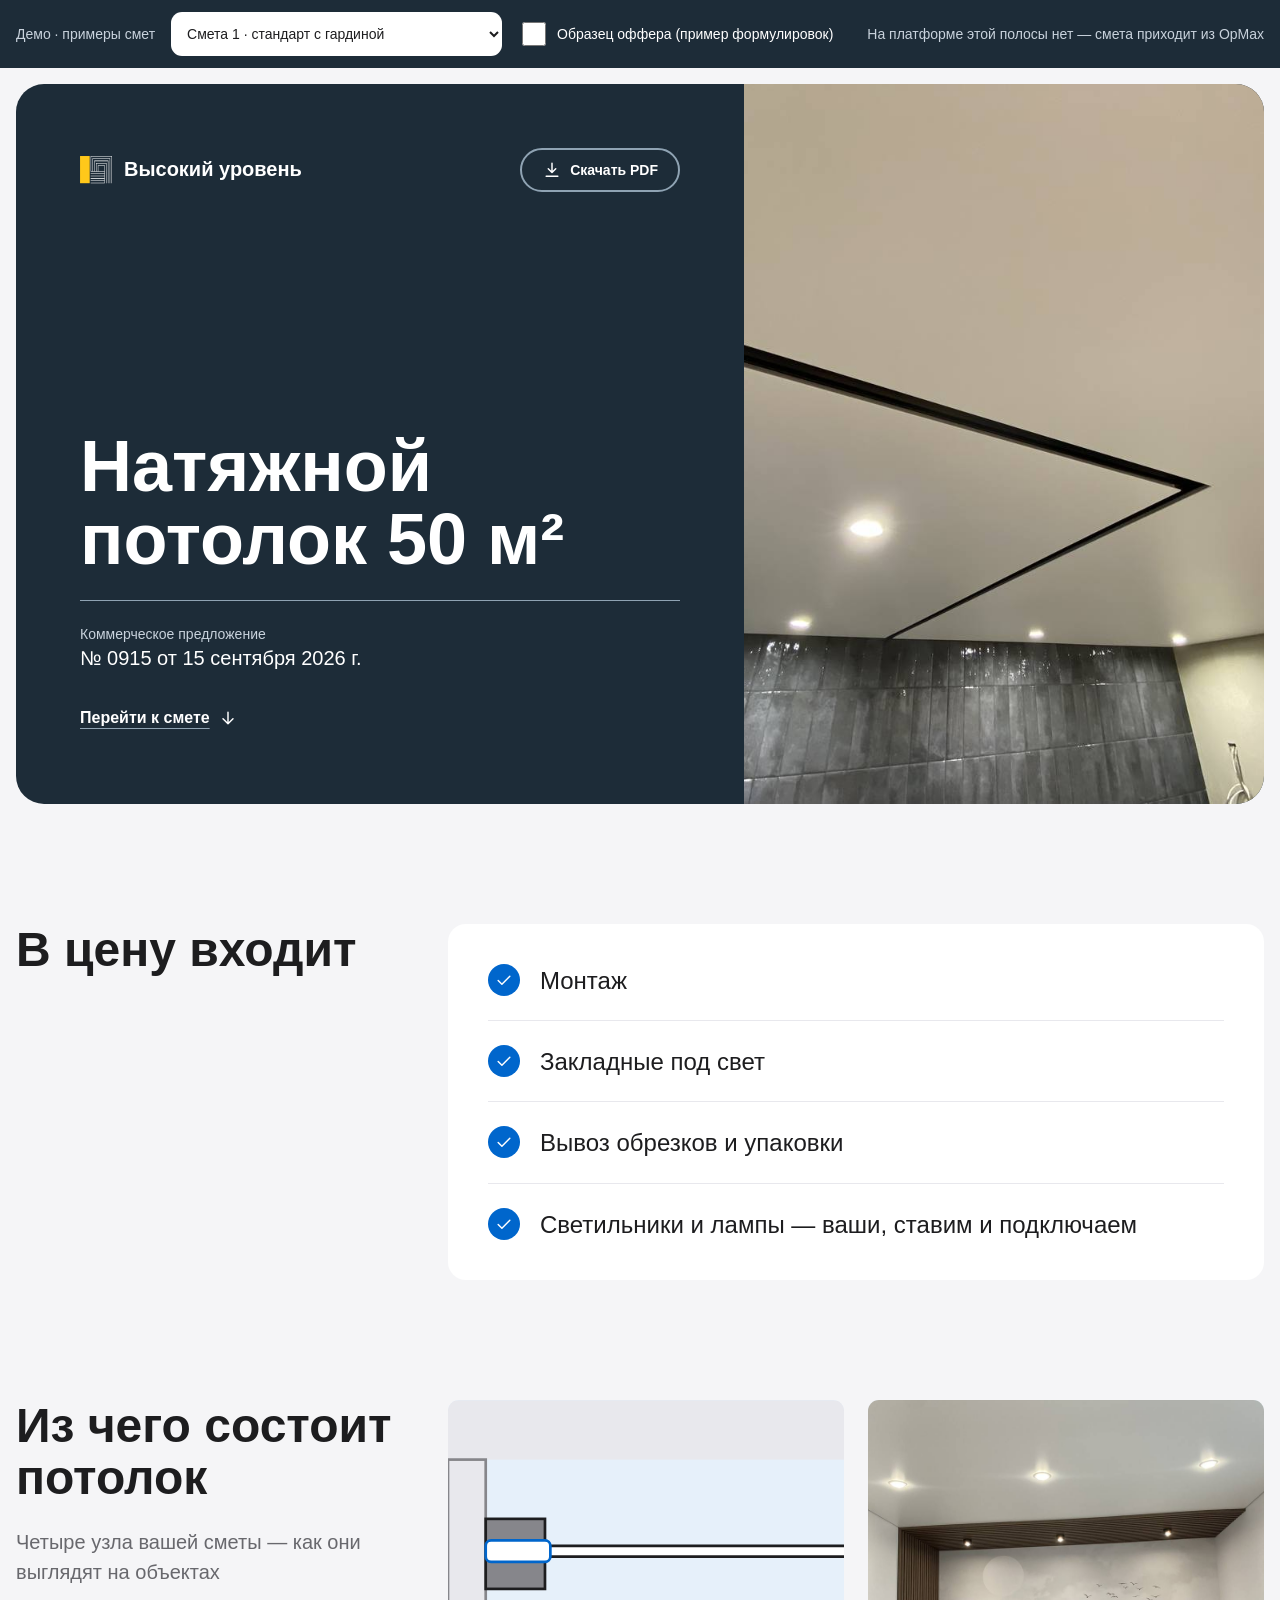
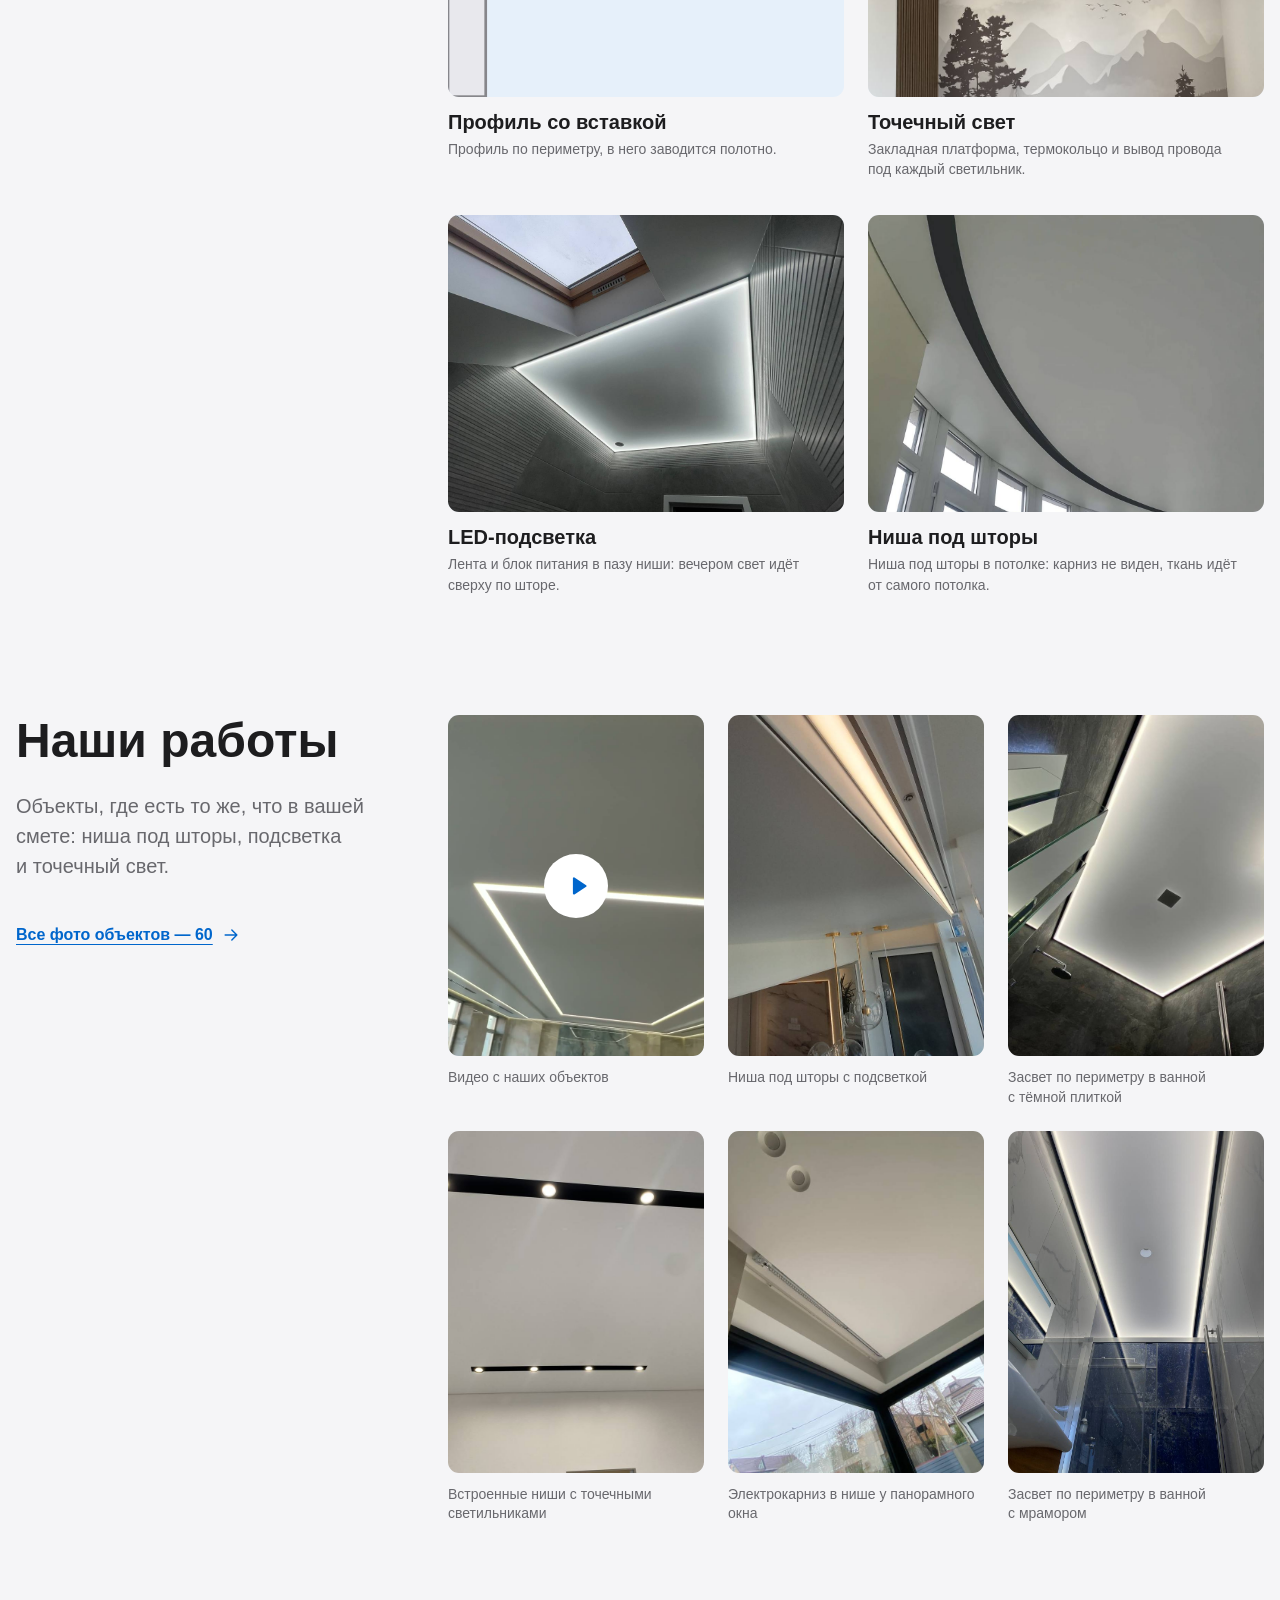
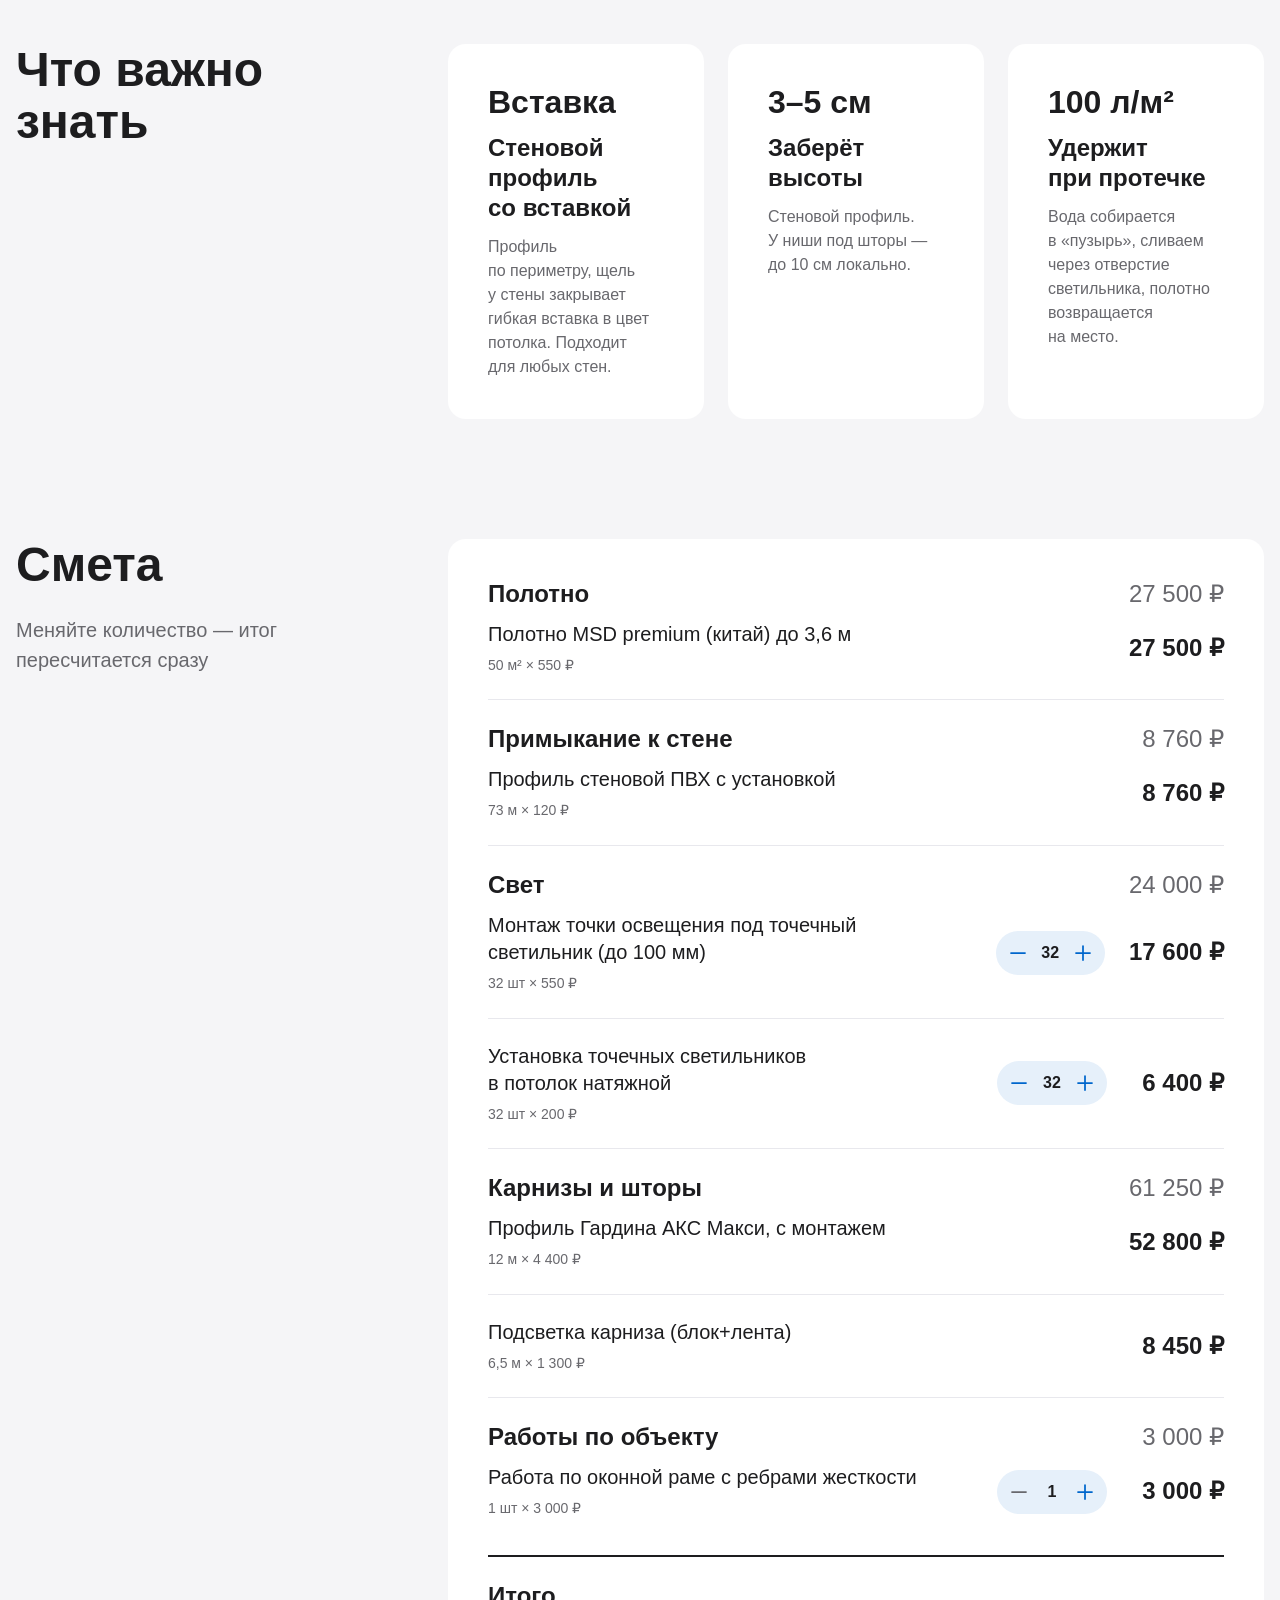
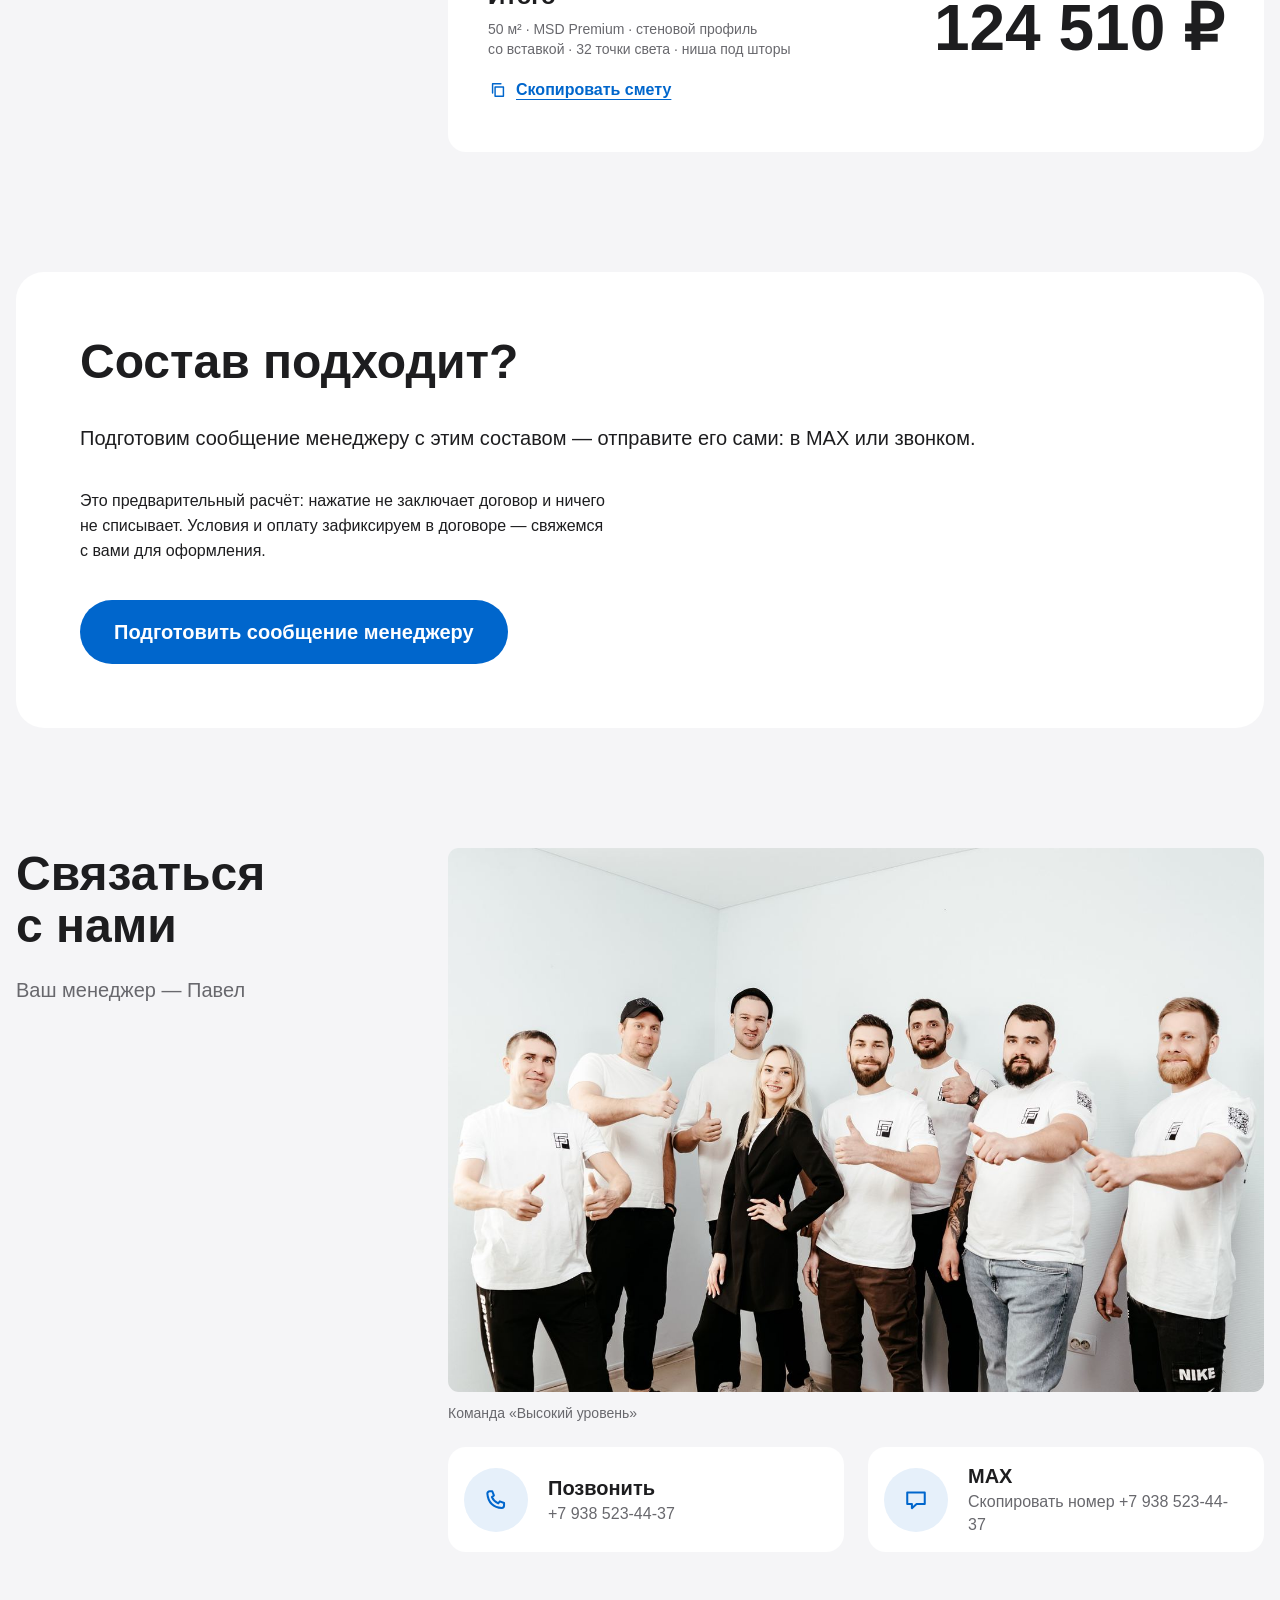
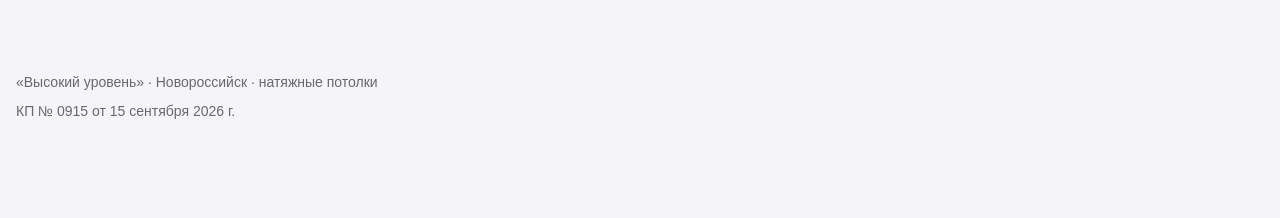
<file: index.html>
<!doctype html>
<html lang="ru">
<head>
<meta charset="utf-8">
<meta name="viewport" content="width=device-width,initial-scale=1">
<title>Натяжной потолок — коммерческое предложение «Высокий уровень»</title>
<link rel="icon" href="data:image/svg+xml,%3Csvg%20xmlns%3D%22http%3A//www.w3.org/2000/svg%22%20viewBox%3D%22358%20249%20364%20311%22%3E%3Crect%20fill%3D%22%23FFC81A%22%20x%3D%22358.5%22%20y%3D%22249.3%22%20width%3D%22109.8%22%20height%3D%22309.3%22/%3E%3Cpath%20fill%3D%22%231D2C38%22%20d%3D%22M479.5%2C249.3l0%2C174.3h0v4.7h155.4l0%2C19.8H479.5v6.3h155.4l0%2C19.8H479.5v6.3h155.4l0%2C19.8H479.5v6.3h155.4%20l0%2C19.8H479.5v6.3h155.4l0%2C19.8H479.5v6.3h155.4h2.1h2.8l0-205.1l-78.7%2C0v68.4h-15.5v-88.2l109.7%2C0l0%2C224.9h4.9l0-231.2l-119.5%2C0%20v94.5h-15.5V307.8h150.5l0%2C251h4.9l0-257.3H520.3v120.6h-15.5V281.7l191.3%2C0v277.1h4.9V275.4l-201.1%2C0v146.7h-15.5l0-166.4%20l232.1%2C0v303.1h4.9V249.3L479.5%2C249.3z%20M566.1%2C360l68.9%2C0l0%2C62.1h-68.9V360z%22/%3E%3C/svg%3E">
<meta property="og:title" content="Натяжной потолок — коммерческое предложение">
<meta property="og:description" content="«Высокий уровень», Новороссийск: смета, узлы потолка, наши объекты и видео.">
<meta property="og:image" content="https://adelchik1337-jpg.github.io/potolki-kp/media/og.jpg">
<meta property="og:type" content="website">
<style>

:where(.kp),:where(.kp) *,:where(.kp) *::before,:where(.kp) *::after{box-sizing:border-box}
:where(.kp) :where(h1,h2,h3,h4,p,ul,ol,dl,dd,figure,blockquote){margin:0}
:where(.kp) :where(ul,ol){padding:0;list-style:none}
:where(.kp) a{color:inherit;text-decoration:none}
:where(.kp) :where(button,input,textarea){font:inherit;color:inherit}
:where(.kp) button{cursor:pointer;background:none;border:0;padding:0}
:where(.kp) :where(img,svg){display:block;max-width:100%}
:where(.kp) :where(b,strong){font-weight:var(--kp-fw-strong)}
.kp{
  container-type:inline-size;container-name:kp;
  position:relative;
  background:var(--kp-page-bg,var(--kp-bg));
  color:var(--kp-text);
  font-family:var(--kp-body-font);font-weight:var(--kp-fw-body);font-size:16px;line-height:1.5;
  font-variant-numeric:lining-nums;   
  -webkit-font-smoothing:antialiased;text-rendering:optimizeLegibility;
  overflow-wrap:break-word;
}
.kp :focus-visible{outline:3px solid var(--kp-accent);outline-offset:3px}
.kp-w{                                     
  --kp-fs-hero:var(--kp-hero-m,40px);      
  --kp-fs-num:40px;                        
  --kp-fs-h1:32px;                         
  --kp-fs-h2:24px;                         
  --kp-fs-h3:20px;                         
  --kp-fs-lead:18px;                       
  --kp-fs-body:16px;
  --kp-fs-sm:14px;
  --kp-fs-cap:12px;
  --kp-pad:16px;                           
  --kp-sec:64px;                           
  --kp-gap:16px;
  --kp-card-pad:20px;
  --kp-plate-pad:24px;
  --kp-cover-pad:24px;
  --kp-cover-h:0px;
  --kp-btn-h:56px;
  --kp-row-pad:20px;
}
@container kp (min-width:640px){           
  .kp-w{
    --kp-fs-hero:var(--kp-hero-t,56px);
    --kp-fs-num:48px;
    --kp-fs-h1:40px;
    --kp-fs-h2:32px;
    --kp-fs-h3:24px;
    --kp-fs-lead:20px;
    --kp-sec:88px;
    --kp-gap:24px;
    --kp-card-pad:32px;
    --kp-plate-pad:40px;
    --kp-cover-pad:40px;
    --kp-cover-h:600px;
    --kp-btn-h:64px;
    --kp-row-pad:24px;
  }
}
@container kp (min-width:1024px){          
  .kp-w{
    --kp-fs-hero:var(--kp-hero-d,80px);
    --kp-fs-num:64px;
    --kp-fs-h1:48px;
    --kp-sec:120px;
    --kp-card-pad:40px;
    --kp-plate-pad:64px;
    --kp-cover-pad:64px;
    --kp-cover-h:720px;
  }
}
@container kp (min-width:640px){.kp--pv .kp-w{--kp-cover-h:400px}}
@container kp (min-width:1024px){.kp--pv .kp-w{--kp-cover-h:440px}}
.kp-hero{font-family:var(--kp-heading-font);font-weight:var(--kp-fw-head);font-size:var(--kp-fs-hero);line-height:var(--kp-lh-hero,1);letter-spacing:0;text-wrap:balance}
.kp-h1{font-family:var(--kp-heading-font);font-weight:var(--kp-fw-head);font-size:var(--kp-fs-h1);line-height:1.08;letter-spacing:0;text-wrap:balance}
.kp-h2{font-family:var(--kp-heading-font);font-weight:var(--kp-fw-head);font-size:var(--kp-fs-h2);line-height:1.18;letter-spacing:0;text-wrap:balance}
.kp-h3{font-family:var(--kp-heading-font);font-weight:var(--kp-fw-head);font-size:var(--kp-fs-h3);line-height:1.25;letter-spacing:0;text-wrap:balance}
.kp-item{font-size:var(--kp-fs-h3);font-weight:var(--kp-fw-mid);line-height:1.3;text-wrap:pretty}
.kp-lead{font-size:var(--kp-fs-lead);font-weight:var(--kp-fw-body);line-height:1.5;text-wrap:pretty}
.kp-body{font-size:var(--kp-fs-body);line-height:1.5;text-wrap:pretty}
.kp-sm{font-size:var(--kp-fs-sm);line-height:1.45;text-wrap:pretty}
.kp-cap{font-size:var(--kp-fs-cap);line-height:1.4}
.kp-num{font-family:var(--kp-heading-font);font-weight:var(--kp-fw-head);font-size:var(--kp-fs-num);line-height:1;letter-spacing:0;font-variant-numeric:lining-nums tabular-nums}
.kp-tab{font-variant-numeric:lining-nums tabular-nums;white-space:nowrap}
.kp-muted{color:var(--kp-muted)}
.kp-strong{font-weight:var(--kp-fw-strong)}
.kp-h1::before{content:"";display:block;width:var(--kp-mark-w,0);height:var(--kp-mark-h,0);background:var(--kp-accent);margin-bottom:calc(var(--kp-mark-h,0px) * 10)}
.kp-in{width:100%;max-width:1408px;margin-inline:auto;padding-inline:var(--kp-pad)}
.pv-first{padding-top:var(--kp-pad)}   
.kp-sec{margin-top:var(--kp-sec)}
.kp-split{display:grid;grid-template-columns:minmax(0,1fr);gap:var(--kp-gap)}
.kp-split-h{display:flex;flex-direction:column;gap:var(--kp-gap);min-width:0}
.kp-split-b{display:flex;flex-direction:column;gap:var(--kp-gap);min-width:0}
@container kp (min-width:1024px){
  .kp-split{grid-template-columns:minmax(0,4fr) minmax(0,8fr);column-gap:var(--kp-gap)}
  .kp-split-h{position:sticky;top:32px;align-self:start;padding-right:var(--kp-gap)}
}
.kp-card{background:var(--kp-surface);border-radius:var(--kp-radius);border:var(--kp-card-bw,0) solid var(--kp-border);box-shadow:var(--kp-card-shadow,none);padding:var(--kp-card-pad)}
.kp-plate{border-radius:var(--kp-radius-lg);padding:var(--kp-plate-pad);border:var(--kp-card-bw,0) solid var(--kp-border)}
.kp-tag{display:inline-flex;align-items:center;gap:8px;min-height:32px;padding:4px 16px;border-radius:var(--kp-radius-btn);background:var(--kp-tint);color:var(--kp-accent);font-size:var(--kp-fs-sm);font-weight:var(--kp-fw-strong);line-height:1.2;white-space:nowrap}
.kp-i{display:inline-block;flex:none;width:24px;height:24px;background:currentColor;-webkit-mask:var(--kp-i) center/contain no-repeat;mask:var(--kp-i) center/contain no-repeat}
.kp-i--20{width:20px;height:20px}
.kp-i--32{width:32px;height:32px}
.kp-btn{display:inline-flex;align-items:center;justify-content:center;gap:12px;min-height:var(--kp-btn-h);padding:0 32px;border:2px solid transparent;border-radius:var(--kp-radius-btn);
  font-family:var(--kp-body-font);font-weight:var(--kp-fw-strong);font-size:var(--kp-fs-lead);line-height:1.2;text-align:center;cursor:pointer;transition:background .16s ease,color .16s ease,border-color .16s ease}
.kp-btn--primary{background:var(--kp-accent);color:var(--kp-accent-contrast)}
.kp-btn--primary:hover{background:var(--kp-accent-hover)}
.kp-btn--ghost{background:transparent;color:var(--kp-text);border-color:var(--kp-text)}
.kp-btn--ghost:hover{background:var(--kp-tint)}
.kp-btn--line{background:transparent;color:var(--kp-cover-fg);border-color:var(--kp-cover-line)}       
.kp-btn--sm{min-height:44px;padding:0 20px;font-size:var(--kp-fs-sm);gap:8px;white-space:nowrap}
.kp-btn--sm .kp-i{width:20px;height:20px}
.kp-link{display:inline-flex;align-items:center;gap:8px;min-height:44px;color:var(--kp-accent);font-weight:var(--kp-fw-strong);font-size:var(--kp-fs-body);text-decoration:underline;text-underline-offset:4px;text-decoration-thickness:1px}
.kp-link--muted{color:var(--kp-muted);font-weight:var(--kp-fw-body)}
.kp-next{display:inline-flex;align-items:center;gap:12px;min-height:56px;padding:0 4px;color:var(--kp-accent);font-weight:var(--kp-fw-strong);font-size:var(--kp-fs-lead);text-decoration:underline;text-underline-offset:6px;text-decoration-thickness:2px}
.kp-cover{position:relative;display:grid;grid-template-columns:minmax(0,1fr);border-radius:var(--kp-radius-lg);overflow:hidden;background:var(--kp-cover-bg);color:var(--kp-cover-fg);border:var(--kp-card-bw,0) solid var(--kp-border)}
.kp-cover-main{display:flex;flex-direction:column;gap:var(--kp-gap);min-height:min(var(--kp-cover-h),calc(100svh - 96px));padding:var(--kp-cover-pad)}
.kp-top{display:flex;align-items:center;justify-content:space-between;gap:var(--kp-gap)}
.kp-brand{font-size:var(--kp-fs-body);font-weight:var(--kp-fw-strong);line-height:1.25;min-width:0}
.kp-brand img{max-height:32px;width:auto}
.kp-cover-title{display:flex;flex-direction:column;gap:var(--kp-gap);margin-top:auto;padding-top:var(--kp-sec);max-width:1040px}
.kp-cover-sub{font-size:var(--kp-fs-h2);font-weight:var(--kp-fw-mid);line-height:1.25;text-wrap:balance;max-width:820px}
.kp-cover .kp-hero{max-width:18ch}
.kp-cover[data-cover="split"] .kp-cover-title{padding-top:calc(var(--kp-sec) / 2)}
.kp-meta{display:flex;flex-wrap:wrap;gap:12px 48px;padding-top:var(--kp-gap);border-top:1px solid var(--kp-cover-line);max-width:760px}
.kp-meta dt{font-size:var(--kp-fs-sm);line-height:1.4;color:var(--kp-cover-fg-2)}
.kp-meta dd{font-size:var(--kp-fs-lead);font-weight:var(--kp-fw-mid);line-height:1.35;color:var(--kp-cover-fg)}
.kp-cover-next{display:inline-flex;align-items:center;gap:8px;align-self:flex-start;min-height:44px;margin-top:calc(var(--kp-gap) / -2);color:var(--kp-cover-fg);font-size:var(--kp-fs-body);font-weight:var(--kp-fw-strong);text-decoration:underline;text-decoration-color:var(--kp-cover-line);text-decoration-thickness:2px;text-underline-offset:6px}
.kp-cover-photo{position:relative;min-height:0}
.kp-cover-photo img{width:100%;height:100%;object-fit:cover;aspect-ratio:4/3}
.kp-x-l{display:none}                               
.kp-top .kp-btn{padding:0 16px}
@container kp (min-width:640px){
  .kp-brand{font-size:var(--kp-fs-lead)}
  .kp-x-s{display:none}
  .kp-x-l{display:inline}
  .kp-top .kp-btn{padding:0 20px}
  .kp-cover[data-cover="split"]{grid-template-columns:minmax(0,3fr) minmax(0,2fr)}
  .kp-cover-photo img{aspect-ratio:auto;position:absolute;inset:0}
}
@container kp (min-width:1024px){
  .kp-cover[data-cover="split"]{grid-template-columns:minmax(0,7fr) minmax(0,5fr)}
}
.kp-list{display:flex;flex-direction:column}
.kp-list>li{display:grid;grid-template-columns:32px minmax(0,1fr);gap:20px;align-items:start;padding:var(--kp-row-pad) 0;border-top:1px solid var(--kp-rule)}
.kp-list>li:first-child{border-top:0;padding-top:0}
.kp-list>li:last-child{padding-bottom:0}
.kp-check{display:grid;place-items:center;width:32px;height:32px;border-radius:50%;background:var(--kp-accent);color:var(--kp-accent-contrast)}
.kp-check .kp-i{width:20px;height:20px}
.kp-list .kp-item{padding-top:1px}
.kp-excl{border-top:1px solid var(--kp-rule);margin-top:var(--kp-row-pad);padding-top:var(--kp-row-pad);display:grid;grid-template-columns:32px minmax(0,1fr);gap:20px;align-items:start}
.kp-excl-i{display:grid;place-items:center;width:32px;height:32px;border-radius:50%;background:var(--kp-tint);color:var(--kp-text)}
.kp-excl-i .kp-i{width:20px;height:20px}
.kp-excl .kp-item{padding-top:1px}
.kp-excl-k{display:block;font-size:var(--kp-fs-sm);font-weight:var(--kp-fw-strong);color:var(--kp-muted);margin-bottom:4px}
.kp-stats{display:grid;grid-template-columns:minmax(0,1fr);background:var(--kp-surface);border-radius:var(--kp-radius);border:var(--kp-card-bw,0) solid var(--kp-border);padding:4px var(--kp-card-pad)}
.kp-stat{display:flex;flex-direction:row;align-items:baseline;justify-content:flex-start;gap:20px;padding:var(--kp-row-pad) 0;border-radius:0;background:none;border:0;border-top:1px solid var(--kp-rule)}
.kp-stat:first-child{border-top:0}
.kp-stat .kp-num{flex:none;min-width:4.2ch;white-space:nowrap}
.kp-stat .kp-lead{color:var(--kp-muted)}
@container kp (min-width:640px){
  .kp-stats{grid-template-columns:repeat(3,minmax(0,1fr));gap:var(--kp-gap);background:none;border:0;border-radius:0;padding:0}
  .kp-stats--2{grid-template-columns:repeat(2,minmax(0,1fr))}
  .kp-stats--1{grid-template-columns:minmax(0,1fr)}
  .kp-stat{flex-direction:column;align-items:stretch;justify-content:space-between;gap:var(--kp-gap);min-height:200px;padding:var(--kp-card-pad);background:var(--kp-surface);border-radius:var(--kp-radius);border:var(--kp-card-bw,0) solid var(--kp-border)}
  .kp-stat:first-child{border-top:var(--kp-card-bw,0) solid var(--kp-border)}
  .kp-stat .kp-num{min-width:0}
}
.kp-guar{display:flex;flex-direction:column;gap:var(--kp-gap);background:var(--kp-accent);color:var(--kp-accent-contrast)}
.kp-guar .kp-check{background:var(--kp-accent-contrast);color:var(--kp-accent)}
.kp-guar-line{font-family:var(--kp-heading-font);font-weight:var(--kp-fw-head);font-size:var(--kp-fs-h1);line-height:1.1;letter-spacing:0;text-wrap:balance;max-width:20ch}
.kp-guar-text{font-size:var(--kp-fs-h3);font-weight:var(--kp-fw-mid);line-height:1.4;max-width:640px}   
.kp-bonus-h{display:flex;flex-direction:column;gap:var(--kp-gap)}
.kp-rows{display:flex;flex-direction:column}
.kp-rows>li{display:flex;align-items:baseline;justify-content:space-between;gap:var(--kp-gap);padding:var(--kp-row-pad) 0;border-top:1px solid var(--kp-rule)}
.kp-rows>li:first-child{border-top:0;padding-top:0}
.kp-rows>li:last-child{padding-bottom:0}
.kp-rows .kp-h3{white-space:nowrap}
.kp-rows>li.kp-bn-li{align-items:center}
.kp-bn{display:flex;flex-direction:column;align-items:flex-end;gap:6px;flex:none;text-align:right}
.kp-bn-note{margin-top:var(--kp-gap);padding-top:var(--kp-gap);border-top:1px solid var(--kp-rule)}
.kp-strip{display:flex;flex-wrap:wrap;gap:12px}
.kp-pill{display:inline-flex;align-items:center;gap:16px;min-height:64px;padding:12px 28px;border-radius:var(--kp-radius-btn);background:var(--kp-surface);font-size:var(--kp-fs-lead);font-weight:var(--kp-fw-mid);line-height:1.3;border:var(--kp-card-bw,0) solid var(--kp-border)}
.kp-dot{flex:none;width:12px;height:12px;border-radius:50%;background:var(--kp-accent)}
.kp-works{display:grid;grid-template-columns:repeat(2,minmax(0,1fr));gap:var(--kp-gap)}
.kp-works .kp-photo:first-child{grid-column:1/-1}
.kp-photo img{width:100%;height:auto;aspect-ratio:3/4;object-fit:cover;border-radius:var(--kp-radius-photo);background:var(--kp-tint)}   
.kp-works .kp-photo:first-child img{aspect-ratio:4/3}
.kp-photo figcaption{margin-top:12px;font-size:var(--kp-fs-sm);line-height:1.4;color:var(--kp-muted)}
@container kp (min-width:1024px){
  .kp-works{grid-template-columns:repeat(3,minmax(0,1fr))}
  .kp-works .kp-photo:first-child{grid-column:auto}
  .kp-works .kp-photo:first-child img{aspect-ratio:3/4}
}
.kp-review{display:flex;flex-direction:column;gap:calc(var(--kp-gap) * 2);background:var(--kp-tint);color:var(--kp-text)}
.kp-review-text{font-size:var(--kp-fs-h1);font-weight:var(--kp-fw-mid);line-height:1.2;text-wrap:pretty;letter-spacing:0}
.kp-review-text b{font-weight:var(--kp-fw-head);font-family:var(--kp-heading-font)}
.kp-review-by{display:flex;flex-wrap:wrap;align-items:center;justify-content:space-between;gap:12px var(--kp-gap)}
.kp-works--nodes .kp-photo img,.kp-works--nodes .kp-photo:first-child img{aspect-ratio:4/3}
.kp-works--nodes .kp-photo:first-child{grid-column:auto}
@container kp (min-width:1024px){
  .kp-works--nodes{grid-template-columns:repeat(4,minmax(0,1fr))}
}
.kp-facts{display:grid;grid-template-columns:minmax(0,1fr);gap:var(--kp-gap)}
.kp-fact{display:flex;flex-direction:column;gap:12px}
.kp-fact .kp-num{font-size:var(--kp-fs-h2);line-height:1.15;white-space:nowrap}   
.kp-fact .kp-body{color:var(--kp-muted)}
@container kp (min-width:640px){.kp-facts{grid-template-columns:repeat(2,minmax(0,1fr))}.kp-fact{min-height:240px}}
@container kp (min-width:1024px){.kp-facts{grid-template-columns:repeat(3,minmax(0,1fr))}}
.kp-qrows{display:flex;flex-direction:column}
.kp-qrow{display:flex;align-items:center;gap:var(--kp-gap);padding:var(--kp-row-pad) 0;border-top:1px solid var(--kp-rule)}
.kp-qrow:first-child{border-top:0;padding-top:0}
.kp-qmain{flex:1;min-width:0;display:flex;flex-direction:column;gap:8px}
.kp-qname{display:flex;flex-wrap:wrap;align-items:center;gap:8px 16px;font-size:var(--kp-fs-lead);font-weight:var(--kp-fw-mid);line-height:1.35;text-wrap:pretty}
.kp-qunit{font-size:var(--kp-fs-sm);line-height:1.4;color:var(--kp-muted)}
.kp-qside{display:flex;flex-direction:column-reverse;align-items:flex-end;gap:12px;flex:none}
.kp-qprice{font-family:var(--kp-heading-font);font-weight:var(--kp-fw-head);font-size:var(--kp-fs-h3);line-height:1.2;text-align:right;font-variant-numeric:lining-nums tabular-nums;white-space:nowrap}
.kp-qrow.is-off .kp-qname,.kp-qrow.is-off .kp-qprice{color:var(--kp-muted)}
.kp-qrow.is-off .kp-qprice{font-weight:var(--kp-fw-mid)}
@container kp (min-width:640px){
  .kp-qside{flex-direction:row;align-items:center;gap:var(--kp-gap)}
  .kp-qprice{min-width:7ch}
}
.kp-qrows>.kp-qgroup-h{padding:var(--kp-gap) 0 0;border-top:1px solid var(--kp-rule)}
.kp-qrows>.kp-qgroup-h:first-child{border-top:0;margin-top:0;padding-top:0}
.kp-qrows>.kp-qgroup-h+.kp-qrow{border-top:0;padding-top:12px}
.kp-sum{display:flex;flex-direction:column;align-items:flex-start;gap:12px;margin-top:var(--kp-gap);padding-top:var(--kp-gap);border-top:2px solid var(--kp-text)}
.kp-sum-l{display:flex;flex-direction:column;gap:8px}
@container kp (min-width:640px){
  .kp-sum{flex-direction:row;align-items:flex-end;justify-content:space-between;gap:var(--kp-gap)}
  .kp-sum .kp-num{text-align:right}
}
.kp-sw{appearance:none;-webkit-appearance:none;flex:none;position:relative;width:52px;height:32px;margin:0;border-radius:999px;background:var(--kp-field);cursor:pointer;transition:background .16s ease}
.kp-sw::before{content:"";position:absolute;left:4px;top:4px;width:24px;height:24px;border-radius:50%;background:var(--kp-surface);transition:transform .16s ease,background .16s ease}
.kp-sw:checked{background:var(--kp-accent)}
.kp-sw:checked::before{transform:translateX(20px);background:var(--kp-accent-contrast)}
.kp-gline{display:flex;align-items:center;gap:16px;margin-bottom:var(--kp-gap);font-size:var(--kp-fs-lead);font-weight:var(--kp-fw-strong);line-height:1.35}
.kp-gline .kp-check{width:32px;height:32px}
.kp .kp-gline .kp-check{border-radius:50%}   
.kp-gline-c{margin:calc(var(--kp-gap) / -2) 0 var(--kp-gap);padding-left:48px;font-size:var(--kp-fs-body);line-height:1.5;max-width:60ch}   
.kp-accept{display:flex;flex-direction:column;gap:calc(var(--kp-gap) * 1.5);background:var(--kp-surface)}
.kp-choice{font-size:var(--kp-fs-lead);font-weight:var(--kp-fw-mid);line-height:1.4}     
.kp-choice b{font-family:var(--kp-heading-font);font-weight:var(--kp-fw-head)}
.kp-note{font-size:var(--kp-fs-body);line-height:1.55;max-width:62ch}                   
.kp-accept-q{font-size:var(--kp-fs-h2);overflow-wrap:normal}
.kp-accept-q::before{display:none}   
.kp-actions{display:flex;flex-direction:column;align-items:stretch;gap:16px var(--kp-gap)}
.kp-actions .kp-btn{width:100%}
.kp-actions .kp-link{justify-content:center}
.kp-fine{font-size:var(--kp-fs-sm);line-height:1.5;color:var(--kp-muted);max-width:60ch}
.kp-accept--done{background:var(--kp-tint);align-items:flex-start}
.kp-accept--done .kp-check{width:56px;height:56px}
.kp-accept--done .kp-check .kp-i{width:32px;height:32px}
.kp-done-sum{display:grid;grid-template-columns:minmax(0,1fr);gap:12px 40px;width:100%;max-width:760px;padding:var(--kp-gap) 0;border-top:1px solid var(--kp-rule);border-bottom:1px solid var(--kp-rule)}
.kp-done-sum dt{font-size:var(--kp-fs-sm);line-height:1.4;color:var(--kp-muted)}
.kp-done-sum dd{font-family:var(--kp-heading-font);font-weight:var(--kp-fw-head);font-size:var(--kp-fs-h3);line-height:1.25}
@container kp (min-width:640px){
  .kp-accept-q{font-size:var(--kp-fs-h1);max-width:22ch}
  .kp-actions{flex-direction:row;flex-wrap:wrap;align-items:center}
  .kp-actions .kp-btn{width:auto}
  .kp-actions .kp-link{justify-content:flex-start}
  .kp-done-sum{grid-template-columns:repeat(3,auto);justify-content:start}
}
.kp-dialog{display:flex;flex-direction:column;gap:var(--kp-gap);max-width:640px;background:var(--kp-surface);border-radius:var(--kp-radius-lg);border:var(--kp-card-bw,0) solid var(--kp-border);padding:var(--kp-card-pad)}
.kp-chips{display:flex;flex-wrap:wrap;gap:12px}
.kp-chip{min-height:48px;padding:0 20px;border:2px solid var(--kp-field);border-radius:var(--kp-radius-btn);background:transparent;color:var(--kp-text);font-family:var(--kp-body-font);font-size:var(--kp-fs-body);font-weight:var(--kp-fw-mid)}
.kp-chip[aria-pressed="true"]{background:var(--kp-text);border-color:var(--kp-text);color:var(--kp-bg)}
.kp-field{display:flex;flex-direction:column;gap:8px}
.kp-field label{font-size:var(--kp-fs-sm);font-weight:var(--kp-fw-strong)}
.kp-textarea{width:100%;min-height:112px;padding:16px;border:2px solid var(--kp-field);border-radius:var(--kp-radius);background:var(--kp-surface);color:var(--kp-text);font-family:var(--kp-body-font);font-size:var(--kp-fs-body);line-height:1.5;resize:vertical}
.kp-textarea::placeholder{color:var(--kp-muted);opacity:1}
.kp-contacts{display:grid;grid-template-columns:minmax(0,1fr);gap:var(--kp-gap)}
.kp-cbtn{display:flex;align-items:center;gap:20px;min-width:0;min-height:96px;padding:16px 24px 16px 16px;border-radius:var(--kp-radius);background:var(--kp-surface);border:var(--kp-card-bw,0) solid var(--kp-border);text-align:left}
.kp-cbtn .kp-cc{display:grid;place-items:center;flex:none;width:64px;height:64px;border-radius:50%;background:var(--kp-tint);color:var(--kp-accent)}
.kp-cbtn:hover .kp-cc{background:var(--kp-accent);color:var(--kp-accent-contrast)}
.kp-cbtn .kp-cc .kp-i{width:28px;height:28px}
.kp-ct{display:flex;flex-direction:column;gap:2px;min-width:0}
.kp-cl{font-size:var(--kp-fs-lead);font-weight:var(--kp-fw-strong);line-height:1.3}
.kp-cv{font-size:var(--kp-fs-body);line-height:1.4;color:var(--kp-muted);overflow-wrap:anywhere}   
.kp-addr{display:flex;flex-direction:column;gap:8px;align-items:flex-start}
@container kp (min-width:640px){
  .kp-contacts{grid-template-columns:repeat(2,minmax(0,1fr))}
}
.kp-text{font-size:var(--kp-fs-h3);font-weight:var(--kp-fw-body);line-height:1.45;text-wrap:pretty;max-width:46ch}
.kp-split-h:empty{display:none}
@container kp (min-width:1024px){.kp-split-h:empty + .kp-split-b{grid-column:2}}
.kp-foot{margin-top:var(--kp-sec);padding-bottom:96px;display:flex;flex-direction:column;gap:8px;color:var(--kp-muted);font-size:var(--kp-fs-sm)}
.kp-example{display:inline-flex}
@media print{.kp-noprint{display:none !important}}
@media (prefers-reduced-motion:reduce){.kp *{transition:none !important;animation:none !important}}
.kp-i-check{--kp-i:url("data:image/svg+xml,%3Csvg%20xmlns='http://www.w3.org/2000/svg'%20viewBox='0%200%2024%2024'%20fill='none'%20stroke='black'%20stroke-width='1.75'%20stroke-linecap='round'%20stroke-linejoin='round'%3E%3Cpath%20d='M5%2012.5l4.5%204.5L19%207.5'/%3E%3C/svg%3E")}
.kp-i-arr-d{--kp-i:url("data:image/svg+xml,%3Csvg%20xmlns='http://www.w3.org/2000/svg'%20viewBox='0%200%2024%2024'%20fill='none'%20stroke='black'%20stroke-width='1.75'%20stroke-linecap='round'%20stroke-linejoin='round'%3E%3Cpath%20d='M12%205v14M6%2013l6%206%206-6'/%3E%3C/svg%3E")}
.kp-i-arr-r{--kp-i:url("data:image/svg+xml,%3Csvg%20xmlns='http://www.w3.org/2000/svg'%20viewBox='0%200%2024%2024'%20fill='none'%20stroke='black'%20stroke-width='1.75'%20stroke-linecap='round'%20stroke-linejoin='round'%3E%3Cpath%20d='M5%2012h14M13%206l6%206-6%206'/%3E%3C/svg%3E")}
.kp-i-wa{--kp-i:url("data:image/svg+xml,%3Csvg%20xmlns='http://www.w3.org/2000/svg'%20viewBox='0%200%2024%2024'%20fill='none'%20stroke='black'%20stroke-width='1.75'%20stroke-linecap='round'%20stroke-linejoin='round'%3E%3Cpath%20d='M4%2020l1.3-4.3A8%208%200%201%201%208.4%2018.8zM9.2%208.8c0%203%202.9%205.9%205.9%205.9l1-1.4-2-1-.9.8c-.9-.4-1.6-1.1-2-2l.8-.9-1-2z'/%3E%3C/svg%3E")}
.kp-i-tg{--kp-i:url("data:image/svg+xml,%3Csvg%20xmlns='http://www.w3.org/2000/svg'%20viewBox='0%200%2024%2024'%20fill='none'%20stroke='black'%20stroke-width='1.75'%20stroke-linecap='round'%20stroke-linejoin='round'%3E%3Cpath%20d='M20.5%204L3.5%2011l5.5%202%202%206%203-4%204.5%203zM9%2013l6.5-5'/%3E%3C/svg%3E")}
.kp-i-mail{--kp-i:url("data:image/svg+xml,%3Csvg%20xmlns='http://www.w3.org/2000/svg'%20viewBox='0%200%2024%2024'%20fill='none'%20stroke='black'%20stroke-width='1.75'%20stroke-linecap='round'%20stroke-linejoin='round'%3E%3Cpath%20d='M3.5%206h17v12h-17zM3.5%207.5l8.5%206%208.5-6'/%3E%3C/svg%3E")}
.kp-i-download{--kp-i:url("data:image/svg+xml,%3Csvg%20xmlns='http://www.w3.org/2000/svg'%20viewBox='0%200%2024%2024'%20fill='none'%20stroke='black'%20stroke-width='1.75'%20stroke-linecap='round'%20stroke-linejoin='round'%3E%3Cpath%20d='M12%204v11M7.5%2010.5L12%2015l4.5-4.5M5%2019.5h14'/%3E%3C/svg%3E")}
.kp-i-x{--kp-i:url("data:image/svg+xml,%3Csvg%20xmlns='http://www.w3.org/2000/svg'%20viewBox='0%200%2024%2024'%20fill='none'%20stroke='black'%20stroke-width='1.75'%20stroke-linecap='round'%20stroke-linejoin='round'%3E%3Cpath%20d='M6%206l12%2012M18%206L6%2018'/%3E%3C/svg%3E")}
.kp-i-calendar{--kp-i:url("data:image/svg+xml,%3Csvg%20xmlns='http://www.w3.org/2000/svg'%20viewBox='0%200%2024%2024'%20fill='none'%20stroke='black'%20stroke-width='1.75'%20stroke-linecap='round'%20stroke-linejoin='round'%3E%3Cpath%20d='M4%206.5h16v13H4zM4%2010.5h16M8.5%204v4M15.5%204v4'/%3E%3C/svg%3E")}
.kp-i-clock{--kp-i:url("data:image/svg+xml,%3Csvg%20xmlns='http://www.w3.org/2000/svg'%20viewBox='0%200%2024%2024'%20fill='none'%20stroke='black'%20stroke-width='1.75'%20stroke-linecap='round'%20stroke-linejoin='round'%3E%3Cpath%20d='M12%204a8%208%200%20100%2016%208%208%200%20000-16zM12%208v4.5l3%201.5'/%3E%3C/svg%3E")}
.kp-i-phone{--kp-i:url("data:image/svg+xml,%3Csvg%20xmlns='http://www.w3.org/2000/svg'%20viewBox='0%200%2024%2024'%20fill='none'%20stroke='black'%20stroke-width='1.75'%20stroke-linecap='round'%20stroke-linejoin='round'%3E%3Cpath%20d='M6.6%204.5h2.2l1.4%203.6-1.7%201.4a10.6%2010.6%200%200%200%205.4%205.4l1.4-1.7%203.6%201.4v2.2a2%202%200%200%201-2%202C9.9%2018.8%205.2%2014.1%204.6%206.5a2%202%200%200%201%202-2z'/%3E%3C/svg%3E")}
.kp-i-pin{--kp-i:url("data:image/svg+xml,%3Csvg%20xmlns='http://www.w3.org/2000/svg'%20viewBox='0%200%2024%2024'%20fill='none'%20stroke='black'%20stroke-width='1.75'%20stroke-linecap='round'%20stroke-linejoin='round'%3E%3Cpath%20d='M12%2020.5s6-5.3%206-10.5a6%206%200%201%200-12%200c0%205.2%206%2010.5%206%2010.5zM12%2012a2%202%200%201%200%200-4%202%202%200%200%200%200%204z'/%3E%3C/svg%3E")}
.kp-i-chat{--kp-i:url("data:image/svg+xml,%3Csvg%20xmlns='http://www.w3.org/2000/svg'%20viewBox='0%200%2024%2024'%20fill='none'%20stroke='black'%20stroke-width='1.75'%20stroke-linecap='round'%20stroke-linejoin='round'%3E%3Cpath%20d='M4.5%205.5h15v10h-7l-4%203.5v-3.5h-4z'/%3E%3C/svg%3E")}
.kp-i-minus{--kp-i:url("data:image/svg+xml,%3Csvg%20xmlns='http://www.w3.org/2000/svg'%20viewBox='0%200%2024%2024'%20fill='none'%20stroke='black'%20stroke-width='1.75'%20stroke-linecap='round'%20stroke-linejoin='round'%3E%3Cpath%20d='M5%2012h14'/%3E%3C/svg%3E")}


[data-kp-theme="pavel"]{
  --kp-heading-font:-apple-system,"SF Pro Display","Helvetica Neue","Segoe UI",Roboto,sans-serif;
  --kp-body-font:-apple-system,"SF Pro Text","Helvetica Neue","Segoe UI",Roboto,sans-serif;
  --kp-fw-head:600;
  --kp-fw-strong:600;
  --kp-fw-mid:500;
  --kp-fw-body:400;
  --kp-lh-hero:1.02;
  --kp-hero-d:72px;
  --kp-hero-t:52px;
  --kp-hero-m:36px;
  --kp-bg:#f5f5f7;                 
  --kp-surface:#ffffff;
  --kp-text:#1d1d1f;
  --kp-muted:#68686d;              
  --kp-accent:#0066cc;             
  --kp-accent-hover:#0058b0;       
  --kp-accent-contrast:#ffffff;
  --kp-tint:#e6f0fa;               
  --kp-border:#d2d2d7;
  --kp-rule:#e8e8ed;               
  --kp-field:#86868b;              
  --kp-page-bg:#f5f5f7;
  --kp-cover-gradient:linear-gradient(160deg,#1d2c38 0%,#1d2c38 100%);
  --kp-cover-bg:#1d2c38;           
  --kp-cover-fg:#ffffff;
  --kp-cover-fg-2:#c8d2dc;         
  --kp-cover-line:#8fa3b3;         
  --kp-radius:18px;
  --kp-radius-lg:28px;             
  --kp-radius-photo:11px;
  --kp-radius-btn:999px;
  --kp-card-bw:0px;
  --kp-card-shadow:none;
  --kp-mark-w:0px;
  --kp-mark-h:0px;
}


.kp-i-plus{--kp-i:url("data:image/svg+xml,%3Csvg%20xmlns='http://www.w3.org/2000/svg'%20viewBox='0%200%2024%2024'%20fill='none'%20stroke='black'%20stroke-width='1.75'%20stroke-linecap='round'%20stroke-linejoin='round'%3E%3Cpath%20d='M12%205v14M5%2012h14'/%3E%3C/svg%3E")}
.kp-i-play{--kp-i:url("data:image/svg+xml,%3Csvg%20xmlns='http://www.w3.org/2000/svg'%20viewBox='0%200%2024%2024'%20fill='black'%20stroke='black'%20stroke-width='1.75'%20stroke-linecap='round'%20stroke-linejoin='round'%3E%3Cpath%20d='M8.5%205.5v13l10-6.5z'/%3E%3C/svg%3E")}
.kp-i-pause{--kp-i:url("data:image/svg+xml,%3Csvg%20xmlns='http://www.w3.org/2000/svg'%20viewBox='0%200%2024%2024'%20fill='black'%20stroke='black'%20stroke-width='1.75'%20stroke-linecap='round'%20stroke-linejoin='round'%3E%3Cpath%20d='M7.5%205.5h3v13h-3zM13.5%205.5h3v13h-3z'/%3E%3C/svg%3E")}
.kp-i-copy{--kp-i:url("data:image/svg+xml,%3Csvg%20xmlns='http://www.w3.org/2000/svg'%20viewBox='0%200%2024%2024'%20fill='none'%20stroke='black'%20stroke-width='1.75'%20stroke-linecap='round'%20stroke-linejoin='round'%3E%3Cpath%20d='M8.5%208.5h10v11h-10zM5.5%2015.5v-11h10'/%3E%3C/svg%3E")}
.kp-i-arr-u{--kp-i:url("data:image/svg+xml,%3Csvg%20xmlns='http://www.w3.org/2000/svg'%20viewBox='0%200%2024%2024'%20fill='none'%20stroke='black'%20stroke-width='1.75'%20stroke-linecap='round'%20stroke-linejoin='round'%3E%3Cpath%20d='M12%2019V5M6%2011l6-6%206%206'/%3E%3C/svg%3E")}
.kp-i-arr-l{--kp-i:url("data:image/svg+xml,%3Csvg%20xmlns='http://www.w3.org/2000/svg'%20viewBox='0%200%2024%2024'%20fill='none'%20stroke='black'%20stroke-width='1.75'%20stroke-linecap='round'%20stroke-linejoin='round'%3E%3Cpath%20d='M19%2012H5M11%206l-6%206%206%206'/%3E%3C/svg%3E")}
.kp [hidden],.pv-layer [hidden]{display:none !important}
.kp:not(.pv-on) .kp-sec,.kp:not(.pv-on) .kp-foot,.kp:not(.pv-on) .pv-jump{display:none}   
.kp{min-height:100vh}
.pv-brand{display:flex;align-items:center;gap:12px}
.pv-mark{flex:none;width:32px;height:auto;aspect-ratio:364/311;color:var(--kp-cover-fg)}
.pv-brand img{max-height:32px;width:auto}
.pv-jump{display:inline-flex;align-items:center;align-self:flex-start;gap:8px;min-height:44px;color:var(--kp-cover-fg);font-weight:var(--kp-fw-strong);font-size:var(--kp-fs-body);text-decoration:underline;text-decoration-color:var(--kp-cover-line);text-underline-offset:5px}
.pv-jump:hover{text-decoration-color:var(--kp-cover-fg)}
.pv-hint{color:var(--kp-muted);max-width:60ch}
.pv-top{display:none;position:sticky;top:0;z-index:2;align-items:baseline;justify-content:space-between;gap:var(--kp-gap);margin:calc(var(--kp-card-pad) * -1) calc(var(--kp-card-pad) * -1) var(--kp-gap);padding:12px var(--kp-card-pad);background:var(--kp-surface);border-bottom:1px solid var(--kp-rule);border-radius:var(--kp-radius) var(--kp-radius) 0 0}
@container kp (max-width:1023px){.pv-top{display:flex}}
.pv-nodes{display:grid;grid-template-columns:repeat(2,minmax(0,1fr));gap:calc(var(--kp-gap) * 1.5) var(--kp-gap)}
@container kp (min-width:1024px){.pv-nodes--3{grid-template-columns:repeat(3,minmax(0,1fr))}}
.pv-node{display:flex;flex-direction:column;gap:12px;min-width:0}
.pv-ph{position:relative;display:block;width:100%;aspect-ratio:4/3;padding:0;border:0;border-radius:var(--kp-radius-photo);overflow:hidden;background:var(--kp-tint);cursor:zoom-in}
.pv-ph img{width:100%;height:100%;object-fit:cover;object-position:50% 30%}
.pv-ph--ico{display:block;cursor:default}
.pv-ph--ico svg{display:block;width:100%;height:100%}
.pv-ph--ico .s-slab,.pv-ph--ico .s-wall{fill:var(--kp-rule)}
.pv-ph--ico .s-wall{stroke:var(--kp-field)}
.pv-ph--ico .s-ln{stroke:var(--kp-text);fill:none}
.pv-ph--ico .s-wb{stroke:var(--kp-surface);fill:none}
.pv-ph--ico .s-fix,.pv-ph--ico .s-pr{fill:var(--kp-field);stroke:var(--kp-text)}
.pv-ph--ico .s-mt,.pv-ph--ico .s-lp,.pv-ph--ico .s-mold{fill:var(--kp-surface);stroke:var(--kp-text)}
.pv-ph--ico .s-mold{stroke:var(--kp-accent)}
.pv-ph--ico .s-dk{fill:var(--kp-text)}
.pv-ph--ico .s-led{fill:var(--kp-accent)}
.pv-ph--ico .s-glow{fill:none;stroke:var(--kp-accent)}
.pv-ph--ico .s-cur{fill:var(--kp-accent);opacity:.55}
.pv-node figcaption{display:flex;flex-direction:column;gap:4px;font-size:var(--kp-fs-body);line-height:1.35}
.pv-node figcaption b{font-size:var(--kp-fs-lead);line-height:1.3}
.pv-d{display:none;color:var(--kp-muted);font-size:var(--kp-fs-sm);line-height:1.45}
@container kp (min-width:640px){.pv-d{display:block}}
.pv-proof{display:flex;flex-direction:column;align-items:flex-start;gap:var(--kp-gap)}
.pv-proof-t{display:flex;flex-direction:column;gap:8px}
@container kp (min-width:640px){.pv-proof{flex-direction:row;align-items:center;gap:calc(var(--kp-gap) * 2)}.pv-proof .kp-num{min-width:3ch}}
.pv-works .kp-photo:first-child{grid-column:auto}
.pv-works .kp-photo:first-child img{aspect-ratio:3/4}
.pv-vbtn{position:relative;display:block;width:100%;padding:0;border:0;border-radius:var(--kp-radius-photo);overflow:hidden;background:var(--kp-tint);cursor:zoom-in}
.pv-vbtn img{border-radius:0}
.pv-more{margin-top:8px}
.pv-vbox{position:relative;aspect-ratio:3/4;border-radius:var(--kp-radius-photo);overflow:hidden;background:var(--kp-tint)}
.pv-vbox video{position:absolute;inset:0;width:100%;height:100%;object-fit:cover}
.pv-vctl{position:absolute;inset:0;width:100%;height:100%;cursor:pointer}
.pv-play{position:absolute;left:50%;top:50%;display:grid;place-items:center;width:64px;height:64px;margin:-32px 0 0 -32px;border-radius:50%;background:var(--kp-surface);color:var(--kp-accent)}
.pv-play .kp-i{width:28px;height:28px}
.pv-play .kp-i-play{margin-left:3px}
.pv-video.is-playing .pv-play{left:auto;top:12px;right:12px;width:44px;height:44px;margin:0}
.pv-video.is-playing .pv-play .kp-i{width:20px;height:20px}
@container kp (min-width:640px) and (max-width:1023px){.kp-facts>li:last-child:nth-child(odd){grid-column:1/-1}}
.kp-qrows>.pv-grp{display:flex;align-items:baseline;justify-content:space-between;gap:var(--kp-gap)}
.pv-grp .kp-tab{color:var(--kp-muted);font-weight:var(--kp-fw-mid)}
.kp-qrows>.pv-grp:not(:first-child){margin-top:0;padding-top:var(--kp-gap)}
.kp-qrow{display:grid;grid-template-columns:minmax(0,1fr) auto;column-gap:var(--kp-gap);row-gap:12px;align-items:start}
.kp-qrow .kp-qmain{grid-column:1;grid-row:1}
.kp-qside{display:contents}
.kp-qside .kp-qprice{grid-column:2;grid-row:1}
.kp-qctl{grid-column:1/-1;grid-row:2;justify-self:start;display:flex;flex-wrap:wrap;align-items:center;gap:12px var(--kp-gap)}
.pv-opt{display:inline-flex;align-items:center;gap:12px;min-height:44px;cursor:pointer}
.pv-opt span{font-size:var(--kp-fs-sm);font-weight:var(--kp-fw-strong);line-height:1.3}
@container kp (min-width:640px){
  .kp-qrow{display:flex;align-items:center}
  .kp-qside{display:flex;flex-direction:row;align-items:center;gap:var(--kp-gap)}
  .kp-qctl{flex-wrap:nowrap}
  .pv-opt span{display:none}
}
.pv-step{display:inline-flex;align-items:center;height:44px;border-radius:var(--kp-radius-btn);background:var(--kp-tint)}
.pv-step button{display:grid;place-items:center;width:44px;height:44px;border-radius:50%;color:var(--kp-accent)}
.pv-step button:disabled{color:var(--kp-muted);cursor:default}
.pv-step output{min-width:2.4ch;text-align:center;font-size:var(--kp-fs-body);font-weight:var(--kp-fw-strong);font-variant-numeric:lining-nums tabular-nums}
.pv-copy{margin-top:8px;padding:0}
.kp-sum-l .kp-sm{max-width:44ch}
.pv-disc{display:flex;flex-direction:column;gap:8px;margin-top:var(--kp-gap);padding-top:var(--kp-gap);border-top:1px solid var(--kp-rule);font-size:var(--kp-fs-body)}
.pv-disc>div{display:flex;justify-content:space-between;gap:var(--kp-gap)}
.pv-disc dd{font-weight:var(--kp-fw-strong);font-variant-numeric:lining-nums tabular-nums;white-space:nowrap}
.pv-disc+.kp-sum{margin-top:12px}
.pv-vars{display:flex;flex-direction:column;gap:12px;margin-bottom:var(--kp-gap)}
@container kp (min-width:640px){.pv-vars{flex-direction:row}}
.pv-var{flex:1;min-width:0;display:flex;align-items:center;justify-content:space-between;gap:var(--kp-gap);min-height:72px;padding:12px 20px;border-radius:var(--kp-radius);text-align:left}
.pv-var[aria-checked="true"]{border-color:var(--kp-accent);background:var(--kp-tint)}
.pv-var-t{display:flex;flex-direction:column;gap:2px;min-width:0}
.pv-var-t b{font-size:var(--kp-fs-lead);font-weight:var(--kp-fw-strong);line-height:1.25}
.pv-var-t small{font-size:var(--kp-fs-sm);line-height:1.35;color:var(--kp-muted)}
.pv-var-p{display:flex;flex-direction:column;align-items:flex-end;flex:none;text-align:right}
.pv-var-p b{font-family:var(--kp-heading-font);font-weight:var(--kp-fw-head);font-size:var(--kp-fs-h3);line-height:1.2;font-variant-numeric:lining-nums tabular-nums;white-space:nowrap}
.pv-var-p small{font-size:var(--kp-fs-sm);line-height:1.35;color:var(--kp-muted)}
.kp-pill{border-radius:var(--kp-radius)}
@container kp (min-width:640px){.kp-pill{border-radius:var(--kp-radius-btn)}}
.pv-msg{display:flex;flex-direction:column;gap:var(--kp-gap);padding:var(--kp-card-pad);border-radius:var(--kp-radius);background:var(--kp-tint);max-width:720px}
.pv-msg .kp-actions{flex-direction:row;flex-wrap:wrap}
.pv-msg .kp-actions .kp-btn{width:auto}
.pv-msg .kp-body{white-space:pre-line}
.pv-team img{width:100%;height:auto;aspect-ratio:3/2;object-fit:cover;border-radius:var(--kp-radius-photo);background:var(--kp-tint)}
.pv-team figcaption{margin-top:12px;font-size:var(--kp-fs-sm);line-height:1.4;color:var(--kp-muted)}
button.kp-cbtn{width:100%;cursor:pointer}
.kp-req{color:var(--kp-text)}
#cut-body{display:none;margin-top:var(--kp-gap)}
.pv-cut{padding:var(--kp-card-pad)}
.pv-cut svg{width:100%;height:auto}
.pv-leg{display:flex;flex-wrap:wrap;gap:8px;margin-top:var(--kp-gap)}
.pv-leg span{display:inline-flex;align-items:center;gap:8px;min-height:32px;padding:4px 14px 4px 4px;border-radius:var(--kp-radius-btn);background:var(--kp-surface);font-size:var(--kp-fs-sm);line-height:1.3}
.pv-leg i{display:grid;place-items:center;flex:none;width:24px;height:24px;border-radius:50%;background:var(--kp-accent);color:var(--kp-accent-contrast);font-size:var(--kp-fs-cap);font-weight:var(--kp-fw-strong);font-style:normal}
.pv-leg b{font-weight:var(--kp-fw-mid)}
.pv-leg em{font-style:normal;color:var(--kp-muted);font-variant-numeric:lining-nums tabular-nums}
.pv-empty{display:none}
body.noest .pv-empty{display:block}
body.noest .needest,body.noest .pv-layer .pv-bar{display:none !important}
.pv-demo{display:flex;align-items:center;flex-wrap:wrap;gap:12px 16px;padding:12px var(--kp-pad);background:var(--kp-cover-bg);color:var(--kp-cover-fg);font-size:var(--kp-fs-sm)}
.pv-demo b{font-weight:var(--kp-fw-mid);color:var(--kp-cover-fg-2)}
.pv-demo select{min-height:44px;max-width:100%;padding:0 12px;border:0;border-radius:var(--kp-radius-photo);background:var(--kp-surface);color:var(--kp-text);font:inherit}
.pv-demo label{display:inline-flex;align-items:center;gap:8px;min-height:44px;cursor:pointer}
.pv-demo input[type=checkbox]{width:24px;height:24px;accent-color:var(--kp-accent)}
.pv-demo small{margin-left:auto;color:var(--kp-cover-fg-2);font-size:var(--kp-fs-sm)}
@container kp (max-width:900px){.pv-demo small{display:none}}
.pv-edit{display:none;margin-top:var(--kp-gap);padding:var(--kp-card-pad);border:1px dashed var(--kp-accent);border-radius:var(--kp-radius);background:var(--kp-tint);font-size:var(--kp-fs-sm);line-height:1.7}
body.editmode .pv-edit{display:block}
.pv-edit ul{margin:8px 0 0;padding-left:18px;list-style:disc}
.pv-edit li{margin-top:4px}
.pv-layer{font-family:var(--kp-body-font);color:var(--kp-cover-fg);-webkit-font-smoothing:antialiased;font-variant-numeric:lining-nums}
.pv-layer *{box-sizing:border-box}
.pv-layer button{font:inherit;color:inherit;background:none;border:0;padding:0;cursor:pointer}
.pv-bar{display:none;position:fixed;z-index:30;left:16px;right:16px;bottom:100px;align-items:center;justify-content:space-between;gap:12px;min-height:64px;padding:8px 8px 8px 24px;border-radius:999px;background:var(--kp-cover-bg);color:var(--kp-cover-fg);
  opacity:0;visibility:hidden;transform:translateY(12px);transition:opacity .16s ease,transform .16s ease,visibility .16s}
.pv-bar.is-on{opacity:1;visibility:visible;transform:none}
.pv-bar-t{display:flex;flex-direction:column;min-width:0}
.pv-bar-t small{font-size:var(--kp-fs-cap);line-height:1.3;color:var(--kp-cover-fg-2)}
.pv-bar-t b{font-size:var(--kp-fs-h3);line-height:1.2;font-weight:var(--kp-fw-strong);font-variant-numeric:lining-nums tabular-nums;white-space:nowrap}
.pv-layer .pv-bar-b{flex:none;min-height:48px;padding:0 24px;border-radius:999px;background:var(--kp-surface);color:var(--kp-text);font-size:var(--kp-fs-body);font-weight:var(--kp-fw-strong);line-height:1.2}
@media (min-width:1024px){.pv-bar{display:flex;left:32px;right:auto;bottom:24px;min-width:380px}}
.pv-lb{position:fixed;inset:0;z-index:80;display:flex;flex-direction:column;align-items:center;justify-content:center;gap:16px;padding:64px 16px 24px;background:var(--kp-cover-bg)}
.pv-lb img{display:block;max-width:100%;max-height:calc(100vh - 160px);border-radius:var(--kp-radius-photo);object-fit:contain}
.pv-lb p{margin:0;max-width:60ch;text-align:center;font-size:var(--kp-fs-body);line-height:1.4;color:var(--kp-cover-fg-2)}
.pv-lb p small{display:block;margin-top:4px;font-size:var(--kp-fs-sm)}
.pv-lb button{position:absolute;display:grid;place-items:center;width:48px;height:48px;border-radius:50%;background:var(--kp-surface);color:var(--kp-text)}
.pv-lb .x{top:12px;right:16px}.pv-lb .pv{left:12px;top:50%}.pv-lb .nx{right:12px;top:50%}
@media print{
  .kp-noprint,.pv-layer,.pv-step,.pv-opt,.kp-sw,.pv-msg,.pv-demo,.pv-edit,.pv-top,.pv-play,.pv-video:not(.hasposter),#accept,.pv-hint{display:none !important}
  #cut-body{display:block;break-inside:avoid}
  *{-webkit-print-color-adjust:exact;print-color-adjust:exact}
  [data-kp-theme="pavel"]{--kp-cover-bg:var(--kp-surface);--kp-cover-fg:var(--kp-text);--kp-cover-fg-2:var(--kp-muted);--kp-cover-line:var(--kp-border)}
  .kp .kp-w{--kp-sec:28px;--kp-gap:16px;--kp-card-pad:20px;--kp-plate-pad:24px;--kp-cover-pad:28px;--kp-cover-h:0px;--kp-row-pad:10px;--kp-fs-hero:44px;--kp-fs-h1:28px;--kp-fs-h2:22px;--kp-fs-h3:18px;--kp-fs-lead:16px;--kp-fs-num:36px}
  .kp-split{display:block}
  .kp-split-h{margin-bottom:var(--kp-gap);break-after:avoid}
  .kp-h1,.kp-h2,.kp-h3{break-after:avoid}
  .kp-fact,.kp-guar,.kp-stat,.pv-proof,.pv-node,.kp-photo,.kp-qrow,.kp-cbtn,.kp-bn-li,.pv-cut,.pv-leg,.kp-cover{break-inside:avoid}
  .kp-foot{padding-bottom:0}
  .pv-nodes{grid-template-columns:repeat(4,minmax(0,1fr));gap:12px}
  .pv-nodes--3{grid-template-columns:repeat(3,minmax(0,1fr))}
  .pv-node figcaption b{font-size:var(--kp-fs-body)}
  .pv-d{font-size:var(--kp-fs-cap)}
  .kp-works{grid-template-columns:repeat(3,minmax(0,1fr))}
}
@media (prefers-reduced-motion:reduce){.pv-bar{transition:none}}

html,body{margin:0}
</style>
</head>
<body>
<div class="kp" data-kp-theme="pavel" data-kp-doc="full" data-kp-accept="platform"><div class="kp-w">

<div class="pv-demo" id="demoBox" hidden>
  <b>Демо · примеры смет</b>
  <select id="demoSel" aria-label="Демо-смета"></select>
  <label><input type="checkbox" id="demoOffer"> Образец оффера (пример формулировок)</label>
  <small>На платформе этой полосы нет — смета приходит из OpMax</small>
</div>

<div class="kp-in pv-first">
  <header class="kp-cover" data-kp-block="cover" data-cover="split" id="cover">
    <div class="kp-cover-main">
      <div class="kp-top">
        <span class="kp-brand pv-brand" id="brand"><svg class="pv-mark" viewBox="358 249 364 311" aria-hidden="true" focusable="false"><rect fill="#FFC81A" x="358.5" y="249.3" width="109.8" height="309.3"/><path fill="currentColor" d="M479.5,249.3l0,174.3h0v4.7h155.4l0,19.8H479.5v6.3h155.4l0,19.8H479.5v6.3h155.4l0,19.8H479.5v6.3h155.4 l0,19.8H479.5v6.3h155.4l0,19.8H479.5v6.3h155.4h2.1h2.8l0-205.1l-78.7,0v68.4h-15.5v-88.2l109.7,0l0,224.9h4.9l0-231.2l-119.5,0 v94.5h-15.5V307.8h150.5l0,251h4.9l0-257.3H520.3v120.6h-15.5V281.7l191.3,0v277.1h4.9V275.4l-201.1,0v146.7h-15.5l0-166.4 l232.1,0v303.1h4.9V249.3L479.5,249.3z M566.1,360l68.9,0l0,62.1h-68.9V360z"/></svg><span>Высокий уровень</span></span>
        <a class="kp-btn kp-btn--sm kp-btn--line kp-noprint" id="pdfBtn" href="#pdf" data-act="pdf" aria-label="Скачать PDF"><i class="kp-i kp-i-download" aria-hidden="true"></i><span class="kp-x-s" aria-hidden="true">PDF</span><span class="kp-x-l" aria-hidden="true">Скачать PDF</span></a>
      </div>
      <div class="kp-cover-title">
        <h1 class="kp-hero" id="h1">Натяжной потолок</h1>
        <p class="kp-cover-sub" id="hsub" hidden></p>
      </div>
      <dl class="kp-meta" id="meta"><div><dd>Коммерческое предложение</dd></div></dl>
      <a class="pv-jump kp-noprint needest" href="#quote" data-act="go" data-arg="quote">Перейти к смете<i class="kp-i kp-i-arr-d kp-i--20" aria-hidden="true"></i></a>
    </div>
    <figure class="kp-cover-photo"><img id="coverImg" src="media/p/c03_046.jpg" alt="Потолок с чёрным теневым профилем и точечным светильником в ванной комнате" width="1200" height="900" fetchpriority="high"></figure>
  </header>
</div>

<div class="kp-in kp-sec pv-empty" id="emptyBox"><div class="kp-card"><h2 class="kp-h2">Смета появится здесь</h2><p class="kp-lead kp-muted">Добавьте позиции в редакторе OpMax — состав, итог и узлы потолка построятся по ним сами.</p></div></div>

<section class="kp-in kp-sec" data-kp-block="offer-included" aria-labelledby="h-included">
  <div class="kp-split">
    <div class="kp-split-h"><h2 class="kp-h1" id="h-included">В цену входит</h2></div>
    <div class="kp-split-b"><div class="kp-card">
      <ul class="kp-list" id="incl"></ul>
      <div class="kp-excl" id="inclx" hidden><span class="kp-excl-i"><i class="kp-i kp-i-minus" aria-hidden="true"></i></span><p class="kp-item"><span class="kp-excl-k">Не входит</span><span id="inclxT"></span></p></div>
    </div></div>
  </div>
</section>

<section class="kp-in kp-sec needest" data-kp-block="nodes" aria-labelledby="h-nodes">
  <div class="kp-split">
    <div class="kp-split-h"><h2 class="kp-h1" id="h-nodes">Из чего состоит потолок</h2><p class="kp-lead kp-muted" id="nodesLead"></p></div>
    <div class="kp-split-b">
      <div class="pv-nodes" id="nodes"></div>
      <div id="cut-body">
        <div class="kp-card pv-cut" id="cut"><svg viewBox="0 0 900 300" id="cutSvg" role="img" aria-label="Разрез потолка"></svg></div>
        <div class="pv-leg" id="leg"></div>
      </div>
    </div>
  </div>
</section>

<section class="kp-in kp-sec" data-kp-block="offer-proof" aria-label="Доказательства"></section>

<section class="kp-in kp-sec" data-kp-block="works" aria-labelledby="h-works">
  <div class="kp-split">
    <div class="kp-split-h"><h2 class="kp-h1" id="h-works">Наши работы</h2><p class="kp-lead kp-muted" id="phLead"></p>
      <button class="kp-link pv-more kp-noprint" type="button" data-act="openLb" data-arg="0" id="phMore" hidden></button></div>
    <div class="kp-split-b"><div class="kp-works pv-works" id="photos"></div></div>
  </div>
</section>

<section class="kp-in kp-sec" data-kp-block="offer-guarantee" aria-label="Гарантия">
  <div class="kp-plate kp-guar"><span class="kp-check"><i class="kp-i kp-i-check" aria-hidden="true"></i></span><p class="kp-guar-line" id="gCard"></p><p class="kp-guar-text" id="gText" hidden></p></div>
</section>

<section class="kp-in kp-sec" data-kp-block="offer-bonus" aria-labelledby="h-bonus">
  <div class="kp-split">
    <div class="kp-split-h"><h2 class="kp-h1" id="h-bonus"></h2></div>
    <div class="kp-split-b"><div class="kp-card"><ul class="kp-rows" id="bon"></ul><p class="kp-sm kp-muted kp-bn-note">Бонусы не входят в итог сметы и отдельно не оплачиваются.</p></div></div>
  </div>
</section>

<section class="kp-in kp-sec needest" data-kp-block="terms" aria-labelledby="h-terms">
  <div class="kp-split">
    <div class="kp-split-h"><h2 class="kp-h1" id="h-terms">Что важно знать</h2></div>
    <div class="kp-split-b"><ul class="kp-facts" id="facts"></ul></div>
  </div>
</section>

<section class="kp-in kp-sec" data-kp-block="offer-capacity" aria-label="Сроки"><div class="kp-strip" id="strip"></div></section>

<section class="kp-in kp-sec needest" id="quote" data-kp-block="smeta" aria-labelledby="h-smeta">
  <div class="kp-split">
    <div class="kp-split-h"><h2 class="kp-h1" id="h-smeta">Смета</h2><p class="kp-lead kp-muted" id="smLead"></p></div>
    <div class="kp-split-b">
      <div class="kp-card">
        <div class="pv-top kp-noprint" aria-hidden="true"><span class="kp-sm">Итого</span><b class="kp-h3 kp-tab" data-total></b></div>
        <div class="pv-vars" id="vars" role="radiogroup" aria-label="Вариант сметы" hidden></div>
        <ul class="kp-qrows" id="items"></ul>
        <dl class="pv-disc" id="sDisc" hidden></dl>
        <div class="kp-sum" id="sum"><div class="kp-sum-l"><span class="kp-h3">Итого</span><span class="kp-sm kp-muted" id="sNote"></span><span class="kp-sm kp-muted" id="sOpt" hidden></span></div><span class="kp-num kp-tab" data-total></span></div>
        <button class="kp-link pv-copy kp-noprint" type="button" data-act="copySpec"><i class="kp-i kp-i-copy kp-i--20" aria-hidden="true"></i><span id="copyLbl">Скопировать смету</span></button>
      </div>
      <div class="pv-edit" id="editBox">
        <b>Служебная панель — только по ссылке с #edit</b>
        <ul>
          <li>Смета приходит из OpMax в <code>window.KP_CONFIG = {client, city, num, date, until, discount, items:[{name, unit, price, qty, optional, image}], contacts, media, nodePhotos, offer}</code>. Имена позиций — как в Excel/каталоге; страница сама определяет систему примыкания, свет, карнизы и строит плитки узлов и разрез. Единицы: м2, м² и кв.м считаются как м², м.п, пог.м, мп и м — как метры, шт — счётная позиция со степпером. Цена — рубли, можно с копейками; <code>optional:true</code> — позиция выключена, клиент может добавить; тумблер есть только у таких строк, обязательные не отключаются. <code>image:{url}</code> — фото узла, привязанное к позиции в каталоге OpMax: встаёт на плитку раньше библиотечного.</li>
          <li>Два варианта одному клиенту: <code>variants:[{title, note, items}]</code> вместо <code>items</code>.</li>
          <li><code>qty</code> — число (всё считается в комнате «Общая») или объект, где ключ — название комнаты, а значение — количество.</li>
          <li>Номер, дата и срок — только из конфига: нет <code>num</code> — в обложке «Коммерческое предложение» без номера, нет <code>until</code> — таблетки «Цена действует до» нет. Ничего не выдумывается.</li>
          <li>Конфиг без сметы (свежий черновик) — «Смета появится здесь», блоки сметы скрыты. <code>demo:true</code> (предпросмотр макета) — одна встроенная смета с пометкой «Пример» и без контактов.</li>
          <li><b>Оффер продавца</b> — <code>offer:{outcome, included, proof, guarantee, bonuses, capacity}</code>: результат идёт подзаголовком обложки, остальные части — своими секциями «В цену входит», доказательства, гарантия, бонусы, загрузка. Пустое поле — секции нет. «Как в договоре» без срока и пункта даёт плиту с текстом по умолчанию, «Гарантии нет» убирает плиту и строку над кнопкой.</li>
          <li><b>Подготовить сообщение менеджеру</b> ничего не отправляет и не принимает предложение: собирает сообщение с составом (что убрано/изменено/добавлено), клиент копирует его и сам пишет в MAX или Telegram. Принять предложение можно только кнопкой платформы. Событие <code>accept_click</code> уходит в аналитику OpMax (<code>window.__kpTrack</code>), правки сметы — <code>quote_toggle</code>, выбор варианта — <code>package_select</code>, клики по контактам — <code>cta_click</code>, PDF — <code>pdf_download</code>.</li>
          <li><b>Контакты менеджера</b> — <code>contacts:{name, role, phone, max, telegram}</code>. MAX — ссылка (max.ru/…) или номер: по номеру ссылки нет, карточка копирует номер. Telegram — ник, ссылка или номер. WhatsApp не показывается. Нет ни одного канала — блока «Связаться с нами» нет вовсе, чужие контакты не подставляются.</li>
          <li><b>Фото и видео</b> — из загрузок OpMax (<code>media:[{url, kind, name}]</code>). Объектом считается только файл, в имени которого есть тег или слово «объект»/«работа»: «теневой», «парящий», «линии», «трек», «карниз/ниша», «подсветка», «бесщелевой»… Такие фото встают перед библиотекой компании; страница ставит вперёд объекты с тем, что есть в смете, и отодвигает фото с фишками, которых в смете нет. Файл с «команда» в имени — фото команды; видео с тегом/«объект» в имени — ролик блока (в PDF печатается только с обложкой: файл «обложка»/«poster»).</li>
        </ul>
      </div>
    </div>
  </div>
</section>

<section class="kp-in kp-sec needest" id="accept" data-kp-block="accept" aria-labelledby="h-accept">
  <p class="kp-gline" id="gLine"><span class="kp-check"><i class="kp-i kp-i-check" aria-hidden="true"></i></span><span></span></p>
  <div class="kp-plate kp-accept">
    <h2 class="kp-h1 kp-accept-q" id="h-accept">Состав подходит?</h2>
    <p class="kp-lead" id="acLead"></p>
    <p class="kp-note">Это предварительный расчёт: нажатие не заключает договор и ничего не списывает. Условия и оплату зафиксируем в договоре — свяжемся с вами для оформления.</p>
    <div class="kp-actions"><button class="kp-btn kp-btn--primary" type="button" data-act="approve">Подготовить сообщение менеджеру</button></div>
    <p class="kp-body pv-hint" id="acHint">Принять предложение целиком можно кнопкой «Принять предложение» внизу экрана: менеджер сразу получит уведомление и свяжется с вами по следующему шагу. Оплата при этом не списывается.</p>
    <div class="pv-msg" id="msg" hidden tabindex="-1">
      <p class="kp-lead kp-strong" id="msgHead"></p>
      <p class="kp-body" id="msgText"></p>
      <div class="kp-actions" id="msgActs"></div>
      <p class="kp-sm kp-muted" id="msgState" role="status"></p>
    </div>
  </div>
</section>

<section class="kp-in kp-sec" id="contacts" data-kp-block="contacts" aria-labelledby="h-contacts">
  <div class="kp-split">
    <div class="kp-split-h"><h2 class="kp-h1" id="h-contacts">Связаться с нами</h2><p class="kp-lead kp-muted" id="mgrLine"></p></div>
    <div class="kp-split-b">
      <figure class="pv-team" id="team" hidden><img id="teamImg" alt="" width="1200" height="801"><figcaption id="teamCap"></figcaption></figure>
      <div class="kp-contacts" id="cts"></div>
    </div>
  </div>
</section>

<footer class="kp-in kp-foot" id="foot"><p class="kp-req" id="fReq" hidden></p><p id="fCo"></p><p id="fLine"></p></footer>

</div></div>

<div class="pv-layer" data-kp-theme="pavel">
  <div class="pv-bar" id="bar"><span class="pv-bar-t"><small>Итого</small><b data-total></b></span><button class="pv-bar-b" type="button" data-act="go" data-arg="accept">К решению</button></div>
  <div class="pv-lb" id="lb" hidden role="dialog" aria-modal="true" aria-label="Фото объектов">
    <button type="button" class="x" data-act="closeLb" aria-label="Закрыть"><i class="kp-i kp-i-x" aria-hidden="true"></i></button>
    <button type="button" class="pv" data-act="stepLb" data-arg="-1" aria-label="Предыдущее фото"><i class="kp-i kp-i-arr-l" aria-hidden="true"></i></button>
    <img id="lbImg" alt="" width="1200" height="900">
    <p id="lbCap"></p>
    <button type="button" class="nx" data-act="stepLb" data-arg="1" aria-label="Следующее фото"><i class="kp-i kp-i-arr-r" aria-hidden="true"></i></button>
  </div>
</div>
<div hidden data-kp-estimate data-kp-contacts data-kp-offer data-kp-nodes='[{"key":"standard","label":"Профиль со вставкой"},{"key":"shadow","label":"Теневое примыкание"},{"key":"float","label":"Парящий профиль"},{"key":"seamless","label":"Бесщелевое примыкание"},{"key":"spot","label":"Точечный свет"},{"key":"chandelier","label":"Люстра"},{"key":"track","label":"Трек"},{"key":"line","label":"Световая линия"},{"key":"led","label":"LED-подсветка"},{"key":"cornice","label":"Ниша под шторы"}]'></div>

<script>
/* ===== 7 СМЕТ (8 вариантов) — для проверки шаблона и демо-переключателя (только GitHub-демо): позиции и цены из рабочих смет, адреса и имена клиентов убраны =====
   Формат совпадает с window.KP_CONFIG платформы: items: name — как в Excel/каталоге, unit — м2/м²/кв.м, м.п/пог.м/м, шт;
   price — ₽ за единицу (можно с копейками), qty — число или объект {room: qty}. discount — % как в Excel.
   variants: [{title, note, items}] — несколько вариантов одному клиенту (стандарт / теневой), переключатель с разницей цены.
   num, date, until — ОБРАЗЦЫ только для этого демо. На платформе номер и сроки берутся лишь из KP_CONFIG; нет — не показываем.
   В сборку для OpMax попадает одна смета (gaiduk) — как «Пример» для предпросмотра макета, без номера и сроков. */
var DEMOS = [
{ key:'lenina', title:'Смета 1 · стандарт с гардиной', num:'0915', date:'2026-09-15', until:'2026-09-24', discount:0,
  items:[
    {name:'Полотно MSD premium (китай) до 3,6м', unit:'м2', price:550, qty:50},
    {name:'Профиль стеновой ПВХ с установкой', unit:'м.п', price:120, qty:73},
    {name:'Профиль Гардина АКС Макси, с монтажем', unit:'м.п', price:4400, qty:12},
    {name:'Монтаж точки освещения под точечный светильник (до 100мм)', unit:'шт', price:550, qty:32},
    {name:'Установка точечных светильников в потолок натяжной', unit:'шт', price:200, qty:32},
    {name:'Подсветка карниза (блок+лента)', unit:'м', price:1300, qty:6.5},
    {name:'Работа по оконной раме с ребрами жесткости', unit:'шт', price:3000, qty:1}
  ]},
{ key:'pupko', title:'Смета 2 · теневой профиль', num:'0916', date:'2026-09-15', until:'2026-09-24', discount:0,
  items:[
    {name:'Полотно MSD premium (китай) до 3,6м', unit:'м2', price:500, qty:48},
    {name:'Полотно MSD premium (китай) до 5м', unit:'м2', price:600, qty:11},
    {name:'Профиль теневой ПВХ (бизон)', unit:'м.п', price:750, qty:68},
    {name:'Профиль EURO KRAAB (теневой), с монтажем', unit:'м', price:1300, qty:18},
    {name:'Детальная обработка углов в парящих и теневых профилях', unit:'шт', price:800, qty:32},
    {name:'Встроенный карниз алюм. ПК14 (двухрядн) с монтажем', unit:'м.п', price:3700, qty:12},
    {name:'Монтаж точки освещения под точечный светильник (до 100мм)', unit:'шт', price:550, qty:55},
    {name:'Монтаж точки освещения под люстру', unit:'шт', price:500, qty:8},
    {name:'Установка простой люстры (без сборки)', unit:'шт', price:1000, qty:1},
    {name:'Установка накладного/подвесного светильника', unit:'шт', price:400, qty:62},
    {name:'Работа по керамограниту (сверление)', unit:'м', price:800, qty:18}
  ]},
{ key:'gaiduk', title:'Смета 3 · два варианта: стандарт и теневой', num:'0917', date:'2026-09-15', until:'2026-09-24', discount:12,
  variants:[
    { title:'Стандарт', note:'стеновой профиль со вставкой', items:[
    {name:'Полотно MSD premium (китай) до 3,6м', unit:'м2', price:500, qty:90},
    {name:'Профиль стеновой ПВХ с установкой', unit:'м.п', price:120, qty:124},
    {name:'Декоративная вставка (молдинг) по периметру', unit:'м.п', price:120, qty:124},
    {name:'Встроенный карниз алюм. ПК-5, (трехряд), с монтажем', unit:'м.п', price:2900, qty:10.1},
    {name:'Световая линия 30 мм, в сборе со световым оборудованием', unit:'м', price:4000, qty:8},
    {name:'Обход лестничного пролета профилем PDK', unit:'м', price:3000, qty:3},
    {name:'Установка встроенной магнитной трековой шины', unit:'м.п', price:3700, qty:14},
    {name:'Детальная обработка углов в спец профилях', unit:'шт', price:700, qty:5},
    {name:'Монтаж точки освещения под точечный светильник (до 100мм)', unit:'шт', price:550, qty:33},
    {name:'Профиль разделительный алюминиевый со вставкой', unit:'м.п', price:2000, qty:5},
    {name:'Монтаж точки освещения под люстру', unit:'шт', price:500, qty:1},
    {name:'Установка средней люстры (без сборки)', unit:'шт', price:1500, qty:1},
    {name:'Подсветка карниза (блок+лента)', unit:'м', price:1300, qty:10.1},
    {name:'Доп. выезд бригады на второй этап работ', unit:'шт', price:2000, qty:1}
  ] },
    { title:'Теневой профиль', note:'EURO KRAAB по всему периметру', items:[
    {name:'Полотно MSD premium (китай) до 3,6м', unit:'м2', price:500, qty:90},
    {name:'Профиль EURO KRAAB (теневой), с монтажем', unit:'м', price:1300, qty:124},
    {name:'Декоративная вставка (молдинг) по периметру', unit:'м.п', price:120, qty:24},
    {name:'Встроенный карниз алюм. ПК-5, (трехряд), с монтажем', unit:'м.п', price:2900, qty:10.1},
    {name:'Световая линия 30 мм, в сборе со световым оборудованием', unit:'м', price:4000, qty:8},
    {name:'Обход лестничного пролета профилем PDK', unit:'м', price:3000, qty:3},
    {name:'Установка встроенной магнитной трековой шины', unit:'м.п', price:3700, qty:14},
    {name:'Детальная обработка углов в спец профилях', unit:'шт', price:700, qty:43},
    {name:'Монтаж точки освещения под точечный светильник (до 100мм)', unit:'шт', price:550, qty:33},
    {name:'Профиль разделительный алюминиевый со вставкой', unit:'м.п', price:2000, qty:5},
    {name:'Монтаж точки освещения под люстру', unit:'шт', price:500, qty:1},
    {name:'Установка средней люстры (без сборки)', unit:'шт', price:1500, qty:1},
    {name:'Подсветка карниза (блок+лента)', unit:'м', price:1300, qty:10.1},
    {name:'Доп. выезд бригады на второй этап работ', unit:'шт', price:2000, qty:1}
  ] }
  ]},
{ key:'glebovka', title:'Смета 4 · две комнаты', num:'0919', date:'2026-09-15', until:'2026-09-24', discount:0,
  items:[
    {name:'Полотно MSD premium (китай) до 3,6м', unit:'м2', price:550, qty:63},
    {name:'Профиль стеновой ПВХ с установкой', unit:'м.п', price:120, qty:85},
    {name:'Декоративная вставка (молдинг) по периметру', unit:'м.п', price:120, qty:85},
    {name:'Профиль разделительный алюминиевый теневой', unit:'м.п', price:2000, qty:1},
    {name:'Монтаж точки освещения под люстру', unit:'шт', price:500, qty:9},
    {name:'Гардина DEEP утопленная двухрядная', unit:'м', price:4200, qty:{'Общая':2.8,'Детская':3.1}},
    {name:'Встроенный карниз алюм. АК 0270 (трехряд) с монтажем', unit:'м.п', price:5000, qty:3.4},
    {name:'Обход душевой лейки', unit:'шт', price:4000, qty:1}
  ]},
{ key:'mefodievka', title:'Смета 5 · MSD Classic', num:'0920', date:'2026-09-15', until:'2026-09-24', discount:12,
  items:[
    {name:'Полотно MSD Classic (китай) до 3,6м', unit:'м2', price:500, qty:120},
    {name:'Полотно MSD Classic (китай) до 5м', unit:'м2', price:600, qty:20},
    {name:'Световая линия 30 мм, в сборе со световым оборудованием', unit:'м', price:4000, qty:10},
    {name:'Монтаж точки освещения под люстру', unit:'шт', price:500, qty:5},
    {name:'Обход люка на чердак', unit:'шт', price:3000, qty:1},
    {name:'Доп. выезд бригады на второй этап работ', unit:'шт', price:2000, qty:1},
    {name:'Профиль стеновой ПВХ с установкой', unit:'м.п', price:120, qty:143}
  ]},
{ key:'floor1', title:'Смета 6 · теневой «бизон»', num:'0921', date:'2026-09-15', until:'2026-09-24', discount:16,
  items:[
    {name:'Полотно MSD premium (китай) до 3,6м', unit:'м2', price:500, qty:60},
    {name:'Профиль стеновой ПВХ с установкой', unit:'м.п', price:120, qty:10},
    {name:'Декоративная вставка (молдинг) по периметру', unit:'м.п', price:120, qty:10},
    {name:'Профиль теневой ПВХ (бизон)', unit:'м.п', price:750, qty:57},
    {name:'Световая линия 30 мм, в сборе со световым оборудованием', unit:'м', price:4000, qty:12},
    {name:'Монтаж точки освещения под точечный светильник (до 100мм)', unit:'шт', price:550, qty:13},
    {name:'Светильник GX53 + Лампа 14Вт', unit:'шт', price:500, qty:13},
    {name:'Монтаж точки освещения под люстру', unit:'шт', price:500, qty:1},
    {name:'Встроенный карниз алюм. ПК-5, (трехряд), с монтажем', unit:'м.п', price:2900, qty:3.2},
    {name:'Закладной брус 30x40, с монтажем', unit:'м.п', price:600, qty:3}
  ]},
{ key:'avenue', title:'Смета 7 · бесщелевой Bauf', num:'0922', date:'2026-09-15', until:'2026-09-24', discount:0,
  items:[
    {name:'Полотно Bauf 205 (германия) до 6м', unit:'м2', price:800, qty:23},
    {name:'Полотно Bauf 205 (германия) до 3,6м', unit:'м2', price:700, qty:3.6},
    {name:'Полотно с бесщелевым примыканием', unit:'м2', price:3000, qty:22},
    {name:'Бесщелевой профиль', unit:'м', price:1300, qty:43},
    {name:'Парящий профиль BORZ', unit:'м', price:3500, qty:23},
    {name:'Детальная обработка углов в парящих и теневых профилях', unit:'шт', price:800, qty:34},
    {name:'Монтаж точки освещения под точечный светильник (до 100мм)', unit:'шт', price:550, qty:12},
    {name:'Установка точечных светильников в потолок натяжной', unit:'шт', price:200, qty:12},
    {name:'Установка встроенной магнитной трековой шины', unit:'м.п', price:3700, qty:8},
    {name:'Монтаж точки освещения под люстру', unit:'шт', price:500, qty:3},
    {name:'Установка средней люстры (без сборки)', unit:'шт', price:1500, qty:3},
    {name:'Встроенный карниз алюм. ПК-5, (трехряд), с монтажем', unit:'м.п', price:2900, qty:9.3},
    {name:'Подсветка карниза (блок+лента)', unit:'м', price:1300, qty:3},
    {name:'Однорядный карниз АМ1, (балконы, душевые)', unit:'м', price:3700, qty:2},
    {name:'Работа по вент каналам + материал', unit:'шт', price:2000, qty:2.5}
  ]}
];

/* ОБРАЗЕЦ оффера для демо-переключателя «Образец оффера»: показывает, как страница рисует все части оффера. Это НЕ данные Павла:
   результат, «что входит», окно монтажа и бонус — пример формулировок; «120 объектов» — число из его черновика в OpMax, год и отзывы не заданы.
   Только для демо: в сборку для OpMax не попадает (там оффер приходит в KP_CONFIG.offer). Деньги бонуса — рубли, как в контракте. */
var DEMO_OFFER = {
  outcome:'Ровный потолок за 1–2 дня — без пыли и ремонта соседних комнат',
  included:['Замер — в день обращения', 'Профиль, полотно, монтаж', 'Закладные под свет', 'Вывоз обрезков и упаковки', 'Светильники и лампы — ваши, ставим и подключаем', 'Полотно варим на объекте, пол и мебель закрываем плёнкой'],
  proof:{ objects:120 },
  guarantee:{ kind:'contract' },
  bonuses:[{ name:'Второй выезд бригады — если работы идут в два этапа', value:2000 }],
  capacity:{ text:'Ближайшее окно монтажа — 12 октября' }
};

/* Профиль компании для демо: в макете один раз (логотип, команда, видео, библиотека фото с тегами).
   На платформе контакты приходят из KP_CONFIG.contacts (у каждого менеджера свои), фото и видео — из загрузок KP_CONFIG.media. */
var DEMO_PROFILE = {"company": {"name": "Высокий уровень", "city": "Новороссийск", "what": "натяжные потолки", "logo": "<svg xmlns=\"http://www.w3.org/2000/svg\" viewBox=\"0 0 1900 310\" role=\"img\" aria-label=\"Высокий уровень\"><g transform=\"translate(-358.5,-249.3)\"><rect fill=\"#FFC81A\" x=\"358.5\" y=\"249.3\" width=\"109.8\" height=\"309.3\"/><path fill=\"#1D2C38\" d=\"M479.5,249.3l0,174.3h0v4.7h155.4l0,19.8H479.5v6.3h155.4l0,19.8H479.5v6.3h155.4l0,19.8H479.5v6.3h155.4 l0,19.8H479.5v6.3h155.4l0,19.8H479.5v6.3h155.4h2.1h2.8l0-205.1l-78.7,0v68.4h-15.5v-88.2l109.7,0l0,224.9h4.9l0-231.2l-119.5,0 v94.5h-15.5V307.8h150.5l0,251h4.9l0-257.3H520.3v120.6h-15.5V281.7l191.3,0v277.1h4.9V275.4l-201.1,0v146.7h-15.5l0-166.4 l232.1,0v303.1h4.9V249.3L479.5,249.3z M566.1,360l68.9,0l0,62.1h-68.9V360z\"/></g><g transform=\"translate(442,93.0) scale(1.4762) translate(-47,-639)\"><path fill=\"#FFC81A\" d=\"M106.8,703.5c0,11.3-9.3,18.4-25.9,18.4H47v-63.5h32.2c15.7,0,24.8,6.1,24.8,16.6c0,6.1-3,10.8-8.2,13.6 C102.8,691.1,106.8,696.1,106.8,703.5z M68.1,682.8h9.1c3.6,0,5.3-1.5,5.3-4.6c0-3.1-1.6-4.8-5.3-4.8h-9.1V682.8z M85.2,701.8 c0-3.3-1.7-4.9-5.3-4.9H68.1v10h11.9C83.5,706.9,85.2,705.1,85.2,701.8z\"/><path fill=\"#FFC81A\" d=\"M173.4,698.8c0,15.2-10.7,23.1-27.5,23.1h-31.5v-63.5h21.1v19.5h13.2C164.2,677.9,173.4,684.8,173.4,698.8z M151.9,699.2c0-4.8-3.2-6.4-7.4-6.4h-9v14.1h9C148.7,706.9,151.9,704.1,151.9,699.2z M179.3,658.4h21.1v63.5h-21.1V658.4z\"/><path fill=\"#FFC81A\" d=\"M208.1,690.1c0-19.5,15-33.2,35.4-33.2c12.4,0,22.2,4.5,28.5,12.7l-13.5,12.1c-3.7-4.7-8.2-7.4-13.9-7.4 c-8.9,0-14.9,6.2-14.9,15.9c0,9.7,6,15.9,14.9,15.9c5.7,0,10.2-2.7,13.9-7.4l13.5,12.1c-6.3,8.2-16.1,12.7-28.5,12.7 C223.1,723.3,208.1,709.6,208.1,690.1z\"/><path fill=\"#FFC81A\" d=\"M273.6,690.1c0-19.2,15.2-33.2,35.9-33.2s35.9,14,35.9,33.2c0,19.2-15.2,33.2-35.9,33.2 S273.6,709.4,273.6,690.1z M323.7,690.1c0-9.9-6.4-15.9-14.3-15.9c-7.9,0-14.3,6-14.3,15.9s6.4,15.9,14.3,15.9 C317.3,706,323.7,700,323.7,690.1z\"/><path fill=\"#FFC81A\" d=\"M397.4,689.2l18.8,32.7H392l-12.2-23h-6v23h-21.4v-63.5h21.4V682h6.5l13.5-23.7h22.3L397.4,689.2z\"/><path fill=\"#FFC81A\" d=\"M420.6,658.4h21.1v33l21.9-33h20.2v63.5h-21.1v-33l-21.8,33h-20.2V658.4z\"/><path fill=\"#FFC81A\" d=\"M494.9,658.4H516v33l21.9-33H558v63.5H537v-33l-21.8,33h-20.2V658.4z M506.6,639.1h14.3c0,4,1.4,5.8,5.5,5.8 c4.2,0,5.7-1.8,5.7-5.8h14.3c0,10.1-5.5,15.6-20,15.6C512,654.7,506.6,649.2,506.6,639.1z\"/><path fill=\"#1D2C38\" d=\"M627.1,658.4l-27.6,51.3c-4.9,9.3-11.9,13.6-19.6,13.6c-3,0-6.2-0.6-9.3-2l2.9-9.3c2.3,0.7,4.3,1.2,6.2,1.2 c3.7,0,6.8-1.7,9.4-5.9l1-1.5l-25.3-47.4h12.6l18.8,37.3l19.3-37.3H627.1z\"/><path fill=\"#1D2C38\" d=\"M688.5,681c0,14-10.3,22.6-27,22.6h-14.3v18.3h-11.8v-63.5h26.1C678.1,658.4,688.5,666.9,688.5,681z M676.6,681c0-8-5.4-12.6-15.7-12.6h-13.8v25.2h13.8C671.2,693.6,676.6,688.9,676.6,681z\"/><path fill=\"#1D2C38\" d=\"M695.7,690.1c0-18.8,14.5-32.7,34.2-32.7c19.7,0,34.2,13.8,34.2,32.7s-14.5,32.7-34.2,32.7 C710.2,722.8,695.7,708.9,695.7,690.1z M752.3,690.1c0-13-9.5-22.3-22.3-22.3c-12.8,0-22.3,9.4-22.3,22.3c0,13,9.5,22.3,22.3,22.3 C742.7,712.5,752.3,703.1,752.3,690.1z\"/><path fill=\"#1D2C38\" d=\"M831.5,704.3c0,11-8.3,17.6-24.1,17.6h-30.1v-63.5h28.4c14.2,0,22.7,5.8,22.7,16.3c0,6.8-3.4,11.6-9.3,14.2 C827.1,691,831.5,696.3,831.5,704.3z M788.9,685.5h15.8c7.6,0,11.7-3.1,11.7-9c0-6-4.1-9.1-11.7-9.1h-15.8V685.5z M819.6,703.4 c0-6.4-4.4-9.3-12.5-9.3h-18.2v18.7h18.2C815.3,712.8,819.6,709.7,819.6,703.4z\"/><path fill=\"#1D2C38\" d=\"M892.6,712v9.9h-47.7v-63.5h46.4v9.9h-34.6v16.5h30.7v9.7h-30.7V712H892.6z\"/><path fill=\"#1D2C38\" d=\"M962.2,658.4v63.5h-11.8v-27.2h-32.9v27.2h-11.8v-63.5h11.8v26.2h32.9v-26.2H962.2z\"/><path fill=\"#1D2C38\" d=\"M1033,700.2c0,14.3-9.5,21.7-25.6,21.7h-27.3v-63.5h11.6v21.5h17.6C1024.5,679.9,1033,686.7,1033,700.2z M1021.2,700.4c0-8-5.2-11.5-14.3-11.5h-15.2v24h15.2C1015.9,712.8,1021.2,708.5,1021.2,700.4z\"/><path fill=\"#1D2C38\" d=\"M247.7,806.8v23.5h-4.4v-10.1h-12.2v10.1h-4.4v-23.5h4.4v9.7h12.2v-9.7H247.7z\"/></g></svg>", "mark": "<svg xmlns=\"http://www.w3.org/2000/svg\" viewBox=\"358 249 364 311\"><rect fill=\"#FFC81A\" x=\"358.5\" y=\"249.3\" width=\"109.8\" height=\"309.3\"/><path fill=\"#1D2C38\" d=\"M479.5,249.3l0,174.3h0v4.7h155.4l0,19.8H479.5v6.3h155.4l0,19.8H479.5v6.3h155.4l0,19.8H479.5v6.3h155.4 l0,19.8H479.5v6.3h155.4l0,19.8H479.5v6.3h155.4h2.1h2.8l0-205.1l-78.7,0v68.4h-15.5v-88.2l109.7,0l0,224.9h4.9l0-231.2l-119.5,0 v94.5h-15.5V307.8h150.5l0,251h4.9l0-257.3H520.3v120.6h-15.5V281.7l191.3,0v277.1h4.9V275.4l-201.1,0v146.7h-15.5l0-166.4 l232.1,0v303.1h4.9V249.3L479.5,249.3z M566.1,360l68.9,0l0,62.1h-68.9V360z\"/></svg>"}, "contacts": {"name": "Павел", "phone": "8 938 523-44-37", "max": "8 938 523-44-37"}, "team": {"photo": "media/team.jpg", "caption": "Команда «Высокий уровень»"}, "video": {"src": "media/objects.mp4", "poster": "media/objects.jpg", "caption": "Видео с наших объектов"}, "photos": [{"src": "media/p/c22_066.jpg", "cap": "Парящий потолок с подсветкой и треком на кухне", "tags": ["float", "led", "track", "matte"], "score": 12}, {"src": "media/p/c07_031.jpg", "cap": "Двухуровневый потолок с подсветкой в гостиной", "tags": ["two-level", "led", "spot", "matte"], "score": 11}, {"src": "media/p/c30_014.jpg", "cap": "Теневой профиль у колонн и точечные светильники", "tags": ["shadow", "spot", "matte"], "score": 10}, {"src": "media/p/c13_077.jpg", "cap": "Магнитный трек и световые линии на кухне", "tags": ["track", "line", "spot", "matte"], "score": 10}, {"src": "media/p/c22_032.jpg", "cap": "Парящий контур и световые линии в прихожей", "tags": ["float", "line", "led", "gloss"], "score": 10}, {"src": "media/p/c26_004.jpg", "cap": "Сетка световых линий над лестничным холлом", "tags": ["line", "matte"], "score": 10}, {"src": "media/p/c28_001.jpg", "cap": "Световые линии и подсветка ниши штор в гостиной", "tags": ["line", "cornice", "led", "matte"], "score": 10}, {"src": "media/p/c04_005.jpg", "cap": "Встроенный трек с линейным светом в спальне", "tags": ["track", "line", "matte"], "score": 10}, {"src": "media/p/c22_082.jpg", "cap": "Парящий потолок и линейные светильники на треке", "tags": ["float", "line", "track", "led"], "score": 9}, {"src": "media/p/c26_013.jpg", "cap": "Световые линии переходят на реечную стену", "tags": ["line", "matte"], "score": 9}, {"src": "media/p/c03_037.jpg", "cap": "Подсветка у потолка и трековый свет", "tags": ["led", "float", "track"], "score": 9}, {"src": "media/p/c15_001.jpg", "cap": "Встроенный трек и световые линии в прихожей", "tags": ["matte", "shadow", "track", "line"], "score": 9}, {"src": "media/p/c13_028.jpg", "cap": "Контур из магнитного трека в гостиной", "tags": ["track", "line", "led", "float", "matte"], "score": 8}, {"src": "media/p/c28_011.jpg", "cap": "Световые линии в гостиной-кухне вечером", "tags": ["line", "matte"], "score": 8}, {"src": "media/p/c30_027.jpg", "cap": "Теневой профиль в углу с отделкой под камень", "tags": ["shadow", "matte"], "score": 7}, {"src": "media/p/c30_019.jpg", "cap": "Теневой зазор вокруг каменной колонны", "tags": ["shadow", "matte"], "score": 7}, {"src": "media/p/c30_017.jpg", "cap": "Теневой профиль и разделительный стык полотен", "tags": ["shadow", "matte"], "score": 7}, {"src": "media/p/c19_002.jpg", "cap": "Теневой профиль и накладные светильники над лестницей", "tags": ["shadow", "matte"], "score": 7}, {"src": "media/p/c13_005.jpg", "cap": "Магнитные треки и контурная подсветка на кухне", "tags": ["track", "line", "spot", "float", "led", "matte"], "score": 7}, {"src": "media/p/c13_064.jpg", "cap": "Световые линии магнитного трека с поворотом", "tags": ["track", "line", "matte"], "score": 7}, {"src": "media/p/c13_084.jpg", "cap": "Трек со споттами у стены с рейками", "tags": ["track", "spot", "matte"], "score": 7}, {"src": "media/p/c22_063.jpg", "cap": "Парящий потолок и трековый свет в спальне", "tags": ["float", "track", "led"], "score": 7}, {"src": "media/p/c22_028.jpg", "cap": "Парящий потолок с трековыми светильниками", "tags": ["float", "track", "led"], "score": 7}, {"src": "media/p/c22_045.jpg", "cap": "Парящий потолок и точечный свет в санузле", "tags": ["float", "spot"], "score": 7}, {"src": "media/p/c22_040.jpg", "cap": "Парящий потолок со светильниками в коридоре", "tags": ["float", "spot", "led"], "score": 7}, {"src": "media/p/c22_038.jpg", "cap": "Парящий потолок у стены с 3D-панелями", "tags": ["float", "spot", "led"], "score": 7}, {"src": "media/p/c22_058.jpg", "cap": "Парящий потолок с цветной подсветкой", "tags": ["float", "led"], "score": 7}, {"src": "media/p/c26_000.jpg", "cap": "Световые линии в ванной, отделка под мрамор", "tags": ["line", "led"], "score": 7}, {"src": "media/p/c27_015.jpg", "cap": "Контур из световых линий над кухней", "tags": ["line", "matte"], "score": 7}, {"src": "media/p/c27_041.jpg", "cap": "Световые линии в ванной с подсвеченным зеркалом", "tags": ["line"], "score": 7}, {"src": "media/p/c27_056.jpg", "cap": "Три параллельные световые линии в ванной", "tags": ["line", "shadow", "matte"], "score": 7}, {"src": "media/p/c27_011.jpg", "cap": "Световые линии над глянцевой кухней", "tags": ["line"], "score": 7}, {"src": "media/p/c26_021.jpg", "cap": "Линии с потолка переходят на стены у лестницы", "tags": ["line"], "score": 7}, {"src": "media/p/c27_045.jpg", "cap": "Линии с потолка продолжаются на стене", "tags": ["line"], "score": 7}, {"src": "media/p/c09_005.jpg", "cap": "Засвет по периметру рядом с мансардным окном", "tags": ["led", "matte"], "score": 7}, {"src": "media/p/c28_010.jpg", "cap": "Прямоугольник из световых линий в комнате", "tags": ["line", "matte"], "score": 7}, {"src": "media/p/c07_007.jpg", "cap": "Двухуровневый потолок с подсветкой и споты", "tags": ["two-level", "led", "spot", "matte"], "score": 7}, {"src": "media/p/c09_016.jpg", "cap": "Засвет по периметру в ванной с тёмной плиткой", "tags": ["led", "matte"], "score": 7}, {"src": "media/p/c09_008.jpg", "cap": "Засвет по периметру в ванной с мрамором", "tags": ["led", "matte"], "score": 7}, {"src": "media/p/c04_033.jpg", "cap": "Встроенный трек со светом в коридоре", "tags": ["track", "line", "matte"], "score": 7}, {"src": "media/p/c04_021.jpg", "cap": "Треки и парящая подсветка по контуру в холле", "tags": ["track", "float", "led", "spot", "matte"], "score": 7}, {"src": "media/p/c04_004.jpg", "cap": "Встроенный трек с линейным светом в гостиной", "tags": ["track", "line", "matte", "chandelier"], "score": 7}, {"src": "media/p/c04_003.jpg", "cap": "Встроенный трек над кухней-гостиной", "tags": ["track", "chandelier", "matte"], "score": 7}, {"src": "media/p/c16_022.jpg", "cap": "Накладные треки и тёплая подсветка у стены", "tags": ["track", "led", "spot", "matte"], "score": 7}, {"src": "media/p/c16_023.jpg", "cap": "Накладной трек с линейными светильниками", "tags": ["track", "line", "matte"], "score": 7}, {"src": "media/p/c03_054.jpg", "cap": "Карниз с подсветкой и линейные светильники", "tags": ["cornice", "led", "float", "line", "track"], "score": 7}, {"src": "media/p/c03_059.jpg", "cap": "Карниз с подсветкой и световые линии", "tags": ["cornice", "led", "line"], "score": 7}, {"src": "media/p/c03_008.jpg", "cap": "Встроенный карниз и контурная подсветка", "tags": ["cornice", "float", "led"], "score": 7}, {"src": "media/p/c15_006.jpg", "cap": "Теневой профиль и трековые светильники в холле", "tags": ["matte", "shadow", "track", "spot"], "score": 7}, {"src": "media/p/c15_003.jpg", "cap": "Накладные светильники и подсветка кладки в холле", "tags": ["matte", "led", "shadow"], "score": 7}, {"src": "media/p/c15_014.jpg", "cap": "Точечные светильники в матовом потолке", "tags": ["matte", "spot"], "score": 7}, {"src": "media/p/c20_006.jpg", "cap": "Встроенные ниши с точечными светильниками", "tags": ["spot", "matte"], "score": 7}, {"src": "media/p/c30_034.jpg", "cap": "Теневой профиль на примыкании к мрамору", "tags": ["shadow", "matte"], "score": 6}, {"src": "media/p/c30_016.jpg", "cap": "Теневой профиль и светильники среди мрамора", "tags": ["shadow", "spot", "matte"], "score": 6}, {"src": "media/p/c19_003.jpg", "cap": "Потолочный остров с чёрным профилем и треками", "tags": ["shadow", "track", "spot", "matte"], "score": 6}, {"src": "media/p/c19_007.jpg", "cap": "Скруглённый теневой профиль и круглая ниша", "tags": ["shadow", "track", "matte"], "score": 6}, {"src": "media/p/c19_009.jpg", "cap": "Фактурное полотно и чёрный теневой профиль", "tags": ["shadow", "matte"], "score": 6}, {"src": "media/p/c03_046.jpg", "cap": "Встроенный карниз и точечный свет в ванной", "tags": ["cornice", "spot"], "score": 6}, {"src": "media/p/c03_020.jpg", "cap": "Радиусный встроенный карниз вдоль эркера", "tags": ["cornice"], "score": 6}, {"src": "media/p/c03_060.jpg", "cap": "Встроенный карниз у панорамных окон", "tags": ["cornice", "shadow"], "score": 6}, {"src": "media/p/c21_000.jpg", "cap": "Ниша под шторы с подсветкой", "tags": ["cornice", "led"], "score": 6}, {"src": "media/p/c34_002.jpg", "cap": "Электрокарниз в нише у панорамного окна", "tags": ["cornice"], "score": 6}, {"src": "media/p/c25_000.jpg", "cap": "Сатиновый потолок с точечными светильниками", "tags": ["satin", "spot", "cornice"], "score": 6}, {"src": "media/p/c01_004.jpg", "cap": "Люстра на белом натяжном потолке", "tags": ["chandelier", "matte"], "score": 7}]};

(function(){
"use strict";
var RM = matchMedia('(prefers-reduced-motion: reduce)').matches;
if(RM) document.documentElement.classList.add('rm');
if(location.hash.indexOf('edit') >= 0) document.body.classList.add('editmode');

/* ============ 0. ОБЩЕЕ: типографика, эскейп, секции страницы ============ */
var NBSP = ' ', WJ = '\u2060';
var MONTHS = ['января','февраля','марта','апреля','мая','июня','июля','августа','сентября','октября','ноября','декабря'];
var SHORTW = /(^|[^A-Za-zА-Яа-яЁё0-9_])(в|во|на|с|со|к|ко|у|о|об|от|до|по|за|из|и|а|но|не|ни|для|при|без|над|под|про|или|же|бы|ли|то|да)\s+(?=\S)/gi;
/* русская типографика динамических текстов (названия позиций, подписи): те же правила, что lib/typograf.ts — предлог и тире не повисают
   в конце строки, число не отрывается от единицы. Статичный текст разметки обрабатывает build.py, строки оффера приходят уже набранными */
function typo(s){
  s = String(s == null ? '' : s).replace(/ — /g, NBSP + '— ');
  for(var i = 0; i < 2; i++) s = s.replace(SHORTW, function(m, a, b){ return a + b + NBSP; });
  return s.replace(/(\d) (?=\d{3}(?!\d))/g, '$1' + NBSP).replace(/(\d) (?=(?:₽|%|мм|м²|шт|г\.))/g, '$1' + NBSP)
    .replace(/(\d) (?=[а-яё])/gi, '$1' + NBSP).replace(/№ (?=\d)/g, '№' + NBSP).replace(/(п\.) (?=\d)/g, '$1' + NBSP)
    /* в каталоге бывает «до 3,6м», «(до 100мм)»: число и единица — через неразрывный пробел */
    .replace(/(\d)(мм|см|м²|м)(?![A-Za-zА-Яа-яЁё0-9²])/g, '$1' + NBSP + '$2')
    /* диапазон «1–2», «3–5» не рвётся на тире: соединитель слов по обе стороны */
    .replace(/(\d)–(?=\d)/g, '$1' + WJ + '–' + WJ);
}
function esc(t){ return String(t).replace(/&/g,'&amp;').replace(/</g,'&lt;').replace(/"/g,'&quot;'); }
function escT(t){ return esc(typo(t)); }
function ic(n, x){ return '<i class="kp-i kp-i-' + n + (x ? ' ' + x : '') + '" aria-hidden="true"></i>'; }
function plain1(t){ return String(t).replace(/\u2060/g, '').replace(/[  ]/g, ' '); }   /* текст для буфера обмена: обычные пробелы */
/* секции страницы: разметка лежит в порядке макета, скрипт убирает пустые из DOM целиком (ни заголовка, ни зазора) и возвращает на своё место */
var ORDER = ['offer-included','nodes','offer-proof','works','offer-guarantee','offer-bonus','terms','offer-capacity','smeta','accept','contacts'];
var SEC = {}, KPW = document.querySelector('.kp-w'), FOOT = document.getElementById('foot');
ORDER.forEach(function(n){ SEC[n] = KPW.querySelector('[data-kp-block=' + n + ']'); });
/* элемент по id — и в документе, и внутри убранной секции */
function el(id){ var e = document.getElementById(id); if(e) return e; for(var k in SEC) if(SEC[k]){ e = SEC[k].querySelector('#' + id); if(e) return e; } return null; }
function setSec(name, on){
  var s = SEC[name]; if(!s) return;
  if(!on){ if(s.parentNode) s.parentNode.removeChild(s); return; }
  if(s.parentNode) return;
  var next = null;
  for(var i = ORDER.indexOf(name) + 1; i < ORDER.length && !next; i++){ var n = SEC[ORDER[i]]; if(n && n.parentNode) next = n; }
  KPW.insertBefore(s, next || FOOT);
}

/* Фрагмент potolki-app.js (маркер CLASSIFY_JS): классификатор строк сметы и словари подписей. */
/* ============ 1. КЛАССИФИКАТОР: имя строки из Excel → категория и визуальная роль ============ */
function classify(name){
  var n = name.toLowerCase().replace(/ё/g, 'е');
  if(/полотно/.test(n)) return { cat:'canvas', role: /бесщелев/.test(n) ? 'seamless-canvas' : 'canvas',
    brand: /bauf/.test(n) ? 'Bauf' : /halead/.test(n) ? 'Halead' : /teqtum/.test(n) ? 'Teqtum KM2'
      : /msd/.test(n) && /classic/.test(n) ? 'MSD Classic' : /msd/.test(n) && /premium/.test(n) ? 'MSD Premium' : 'полотно',
    width: /до 6/.test(n) ? 6 : /до 5/.test(n) ? 5 : 3.6 };
  /* принадлежности световой линии и трека — отдельные строки, не метры линии */
  if(/экран|поворот/.test(n) && /светов/.test(n)) return { cat:'light', role:'extra' };
  /* углы теневого и парящего профиля считаются штуками — до проверки «парящ»/«тенев» */
  if(/^угол\s|обработк\S* углов|углов\S* обработк/.test(n)) return { cat:'profile', role:'corners' };
  if(/подсветка|светодиодн/.test(n)) return { cat: /карниз|ниш/.test(n) ? 'cornice' : 'light', role:'led' };   /* «Подсветка карниза» — в группе карниза, как в макете */
  if(/светов\S* лини/.test(n)) return { cat:'light', role:'line' };
  if(/трек/.test(n)) return { cat:'light', role:'track' };
  if(/люстр/.test(n)) return { cat:'light', role: /установка/.test(n) ? 'chandelier-install' : 'chandelier' };
  if(/точки освещения|точек освещения/.test(n)) return { cat:'light', role:'spot' };
  if(/установка.*светильник|накладн\S* светильник|подвесн/.test(n)) return { cat:'light', role:'spot-install' };
  if(/светильник|лампа/.test(n)) return { cat:'light', role:'fixture' };
  if(/карниз|гардин|ниш/.test(n)) return { cat:'cornice', role:'cornice' };
  if(/бесщелев/.test(n)) return { cat:'profile', role:'seamless' };
  if(/парящ/.test(n)) return { cat:'profile', role:'float' };
  if(/раздел|отсечн/.test(n)) return { cat:'profile', role:'divider' };
  if(/теневой|kraab|бизон/.test(n)) return { cat:'profile', role:'shadow' };
  if(/стеновой/.test(n)) return { cat:'profile', role:'standard' };
  if(/молдинг|вставка/.test(n)) return { cat:'profile', role:'molding' };
  if(/закладн/.test(n)) return { cat:'extra', role:'extra' };
  return { cat:'extra', role:'extra' };
}
var CAT_NAME = { canvas:'Полотно', profile:'Примыкание к стене', light:'Свет', cornice:'Карнизы и шторы', extra:'Работы по объекту' };
var CAT_ORDER = ['canvas','profile','light','cornice','extra'];
var SYS_NAME = { standard:'стеновой профиль со вставкой', shadow:'теневой профиль', seamless:'бесщелевое примыкание', float:'парящий профиль' };
var ROLE_DESC = {
  canvas:'Полотно кроится под комнату с запасом, по краю приваривается кант.',
  'seamless-canvas':'Полотно с особой кромкой для бесщелевого примыкания — считается за м² отдельно от самого полотна.',
  led:'Лента и блок питания в пазу ниши: вечером свет идёт сверху по шторе.',
  line:'Световая линия заподлицо с полотном: профиль монтируется в потолок, свет идёт полосой. Считается за метр.',
  track:'Магнитная шина в потолке: светильники переставляются рукой без инструмента. Сами светильники — отдельно.',
  chandelier:'Платформа и вывод провода под люстру; сама люстра ваша.',
  'chandelier-install':'Повесить и подключить люстру, которую вы купили.',
  spot:'Закладная платформа, термокольцо и вывод провода под каждый светильник.',
  'spot-install':'Поставить и подключить сам светильник.',
  fixture:'Светильник с лампой — в цену входит.',
  cornice:'Ниша под шторы в потолке: карниз не виден, ткань идёт от самого потолка.',
  seamless:'Полотно подходит к стене вплотную — ни щели, ни вставки.',
  float:'Лента за полотном по периметру: свет стекает по стенам, потолок «парит».',
  divider:'Профиль на стыке двух полотен — разного цвета, уровня или там, где комната длиннее рулона.',
  shadow:'Ровная тёмная щель у стены вместо вставки. Нужны ровные стены.',
  standard:'Профиль по периметру, в него заводится полотно.',
  molding:'Гибкая вставка в цвет потолка закрывает щель у стены.',
  corners:'Каждый угол теневого или парящего профиля запиливается и стыкуется вручную.',
  extra:'Работа по особенностям объекта — уточняется на замере.'
};

/* ============ 2. ДАННЫЕ ============ */
var CFG = window.KP_CONFIG && typeof window.KP_CONFIG === 'object' ? window.KP_CONFIG : null;
var DATA, ITEMS = [], ROOMS = [], cur = 0, vi = 0, EMPTY = false;
function pluralW(n, a, b, c){ var m = Math.abs(n) % 100, k = m % 10; return m > 10 && m < 20 ? c : k === 1 ? a : k > 1 && k < 5 ? b : c; }
function plural(n, a, b, c){ return n + NBSP + pluralW(n, a, b, c); }
/* деньги: разряды через toLocaleString('ru-RU') и неразрывный пробел перед ₽ (число не отрывается от знака валюты) */
function group(n){ return Math.round(n).toLocaleString('ru-RU').replace(/[\s\u202f]/g, NBSP); }
function money(n){ var r = Math.round(n); return (r < 0 ? '−' : '') + group(Math.abs(r)) + NBSP + '₽'; }
/* цена за единицу может прийти с копейками — показываем их, итоги — в рублях */
function moneyP(n){ var k = Math.round(n * 100); if(k % 100 === 0) return money(k / 100);
  var a = Math.abs(k), c = a % 100; return (k < 0 ? '−' : '') + group(Math.floor(a / 100)) + ',' + (c < 10 ? '0' : '') + c + NBSP + '₽'; }
function fq2(n){ return (Math.round(n * 100) / 100).toString().replace('.', ','); }
/* единицы из Excel и из каталога OpMax: м2/м²/кв.м → м², м.п/пог.м/мп/м → м, шт → счётная позиция */
function normUnit(u){
  var s = String(u == null ? '' : u).trim(), l = s.toLowerCase().replace(/\s+/g, '');
  if(/^(м2|м²|кв\.?м\.?)$/.test(l)) return 'м²';
  if(/^(м\.?п\.?|пог\.?м\.?|м)$/.test(l)) return 'м';
  if(/^шт\.?$/.test(l)) return 'шт';
  return s;
}
function unitLabel(u){ return normUnit(u); }
function numOf(v){ var n = typeof v === 'number' ? v : parseFloat(String(v == null ? '' : v).replace(/\s/g, '').replace(',', '.')); return isFinite(n) ? n : 0; }
/* смета на входе (KP_CONFIG или демо): чистим один раз, дальше код работает только с нормальными позициями */
function normItems(list){
  return (Array.isArray(list) ? list : []).filter(function(it){ return it && typeof it === 'object'; }).map(function(it){
    var q = {};
    if(it.qty && typeof it.qty === 'object'){ for(var k in it.qty) if(Object.prototype.hasOwnProperty.call(it.qty, k)) q[String(k)] = Math.max(0, numOf(it.qty[k])); }
    else q['Общая'] = Math.max(0, numOf(it.qty));
    if(!Object.keys(q).length) q['Общая'] = 0;
    /* фото узла у позиции каталога OpMax: по контракту {url}, строку тоже примем; нет — плитка возьмёт библиотеку или пиктограмму */
    var im = it.image && typeof it.image === 'object' ? it.image.url : it.image;
    return { name:String(it.name == null ? '' : it.name).trim() || 'Позиция', unit:normUnit(it.unit), price:numOf(it.price), q:q, optional:it.optional === true,
             image:typeof im === 'string' && im.trim() ? im.trim() : null };
  });
}
/* фото узлов ЭТОГО КП (KP_CONFIG.nodePhotos из секции «Фото узлов» редактора OpMax): {ключ узла: {url}} — берём только строки url,
   строку вместо {url} тоже примем, как у items[].image; всё остальное молча пропускаем */
function normNodePhotos(np){
  var o = {}; if(!np || typeof np !== 'object') return o;
  for(var k in np) if(Object.prototype.hasOwnProperty.call(np, k)){
    var v = np[k], u = v && typeof v === 'object' ? v.url : v;
    if(typeof u === 'string' && u.trim()) o[String(k)] = u.trim();
  }
  return o;
}
function normEstimate(cfg){
  var vars = (Array.isArray(cfg.variants) ? cfg.variants : []).filter(function(v){ return v && Array.isArray(v.items) && v.items.length; })
    .map(function(v, k){ return { title:String(v.title || 'Вариант ' + (k + 1)), note:String(v.note || ''), items:normItems(v.items) }; });
  return vars.length ? { variants:vars, items:null } : { variants:null, items:normItems(cfg.items) };
}
/* даты — только те, что пришли: ISO из OpMax (срок — момент времени, показываем по часам клиента) или dd.mm.yyyy */
function fmtDate(v){
  if(v == null || v === '') return '';
  var s = String(v).trim(), m = s.match(/^(\d{4})-(\d{2})-(\d{2})$/);
  if(/^\d{2}\.\d{2}\.\d{4}$/.test(s)) return s;
  if(m) return m[3] + '.' + m[2] + '.' + m[1];
  var d = new Date(s); if(isNaN(d.getTime())) return '';
  return ('0' + d.getDate()).slice(-2) + '.' + ('0' + (d.getMonth() + 1)).slice(-2) + '.' + d.getFullYear();
}
/* срок цены в прошлом не показываем («цена действует до 24 сентября» при сегодняшнем 30-м читается как «цена устарела») */
function isPast(v){ var p = dateParts(v); return !!p && new Date(p.y, p.m - 1, p.d + 1).getTime() <= Date.now(); }
function kpLabel(){ return DATA && DATA.num ? 'КП' + NBSP + '№' + NBSP + DATA.num : 'КП'; }

function itemsOf(k){ return DATA.variants ? DATA.variants[Math.min(k, DATA.variants.length - 1)].items : (DATA.items || []); }
function load(){
  var roomSet = [];
  ITEMS = itemsOf(vi).map(function(it, i){
    var c = classify(it.name), q = {};
    for(var k in it.q){ q[k] = it.q[k]; if(roomSet.indexOf(k) < 0) roomSet.push(k); }
    return { i:i, name:it.name, unit:it.unit, price:it.price, q:q, q0:JSON.stringify(q), on:!it.optional, on0:!it.optional, opt:it.optional, image:it.image,
             cat:c.cat, role:c.role, brand:c.brand, width:c.width, isCount: it.unit === 'шт' };
  });
  ROOMS = roomSet.map(function(nm){ return { n:nm, on:true }; });
  ROOMS.forEach(function(r){
    var area = sum('canvas', r.n), spots = cnt(['spot','fixture'], r.n) || cnt(['spot-install'], r.n);
    r.area = area; r.spots = Math.round(spots);
    var side = Math.sqrt(Math.max(area, 4));
    r.W = Math.min(6.5, Math.max(2.4, side * 1.15)); r.D = Math.min(5.5, Math.max(2.2, side * 0.9)); r.H = 2.7;
  });
  cur = 0; BUILT = false;   /* другой состав (вариант, новый конфиг) — строки сметы строим заново */
}
function qty(it, room){ var t = 0; for(var k in it.q) if(!room || k === room) t += it.q[k]; return t; }
function sum(cat, room){ var t = 0; ITEMS.forEach(function(it){ if(it.on && it.cat === cat) t += qty(it, room); }); return t; }
function cnt(roles, room){ var t = 0; ITEMS.forEach(function(it){ if(it.on && roles.indexOf(it.role) >= 0) t += qty(it, room); }); return t; }
function lineSum(it, room){ return Math.round(it.price * qty(it, room) * 100) / 100; }
function gross(){ var t = 0; ITEMS.forEach(function(it){ if(it.on) t += lineSum(it); }); return t; }
function discount(){ return Math.round(gross() * (DATA.discount || 0) / 100); }
function total(){ return Math.round(gross() - discount()); }

/* флаги сцены из состава сметы */
function flags(){
  var f = { system:'standard', spots:0, chand:0, lines:0, track:0, cornice:false, led:false, brand:'полотно', width:3.6, corners:0, area:0, perim:0 };
  var sysLen = { standard:0, shadow:0, seamless:0, float:0 };
  ITEMS.forEach(function(it){ if(!it.on) return; var q = qty(it);
    if(it.cat === 'canvas' && it.role === 'canvas'){ f.area += q; if(it.brand !== 'полотно'){ f.brand = it.brand; f.width = Math.max(f.width, it.width); } }
    if(it.role === 'seamless-canvas') sysLen.seamless += q * 3;
    if(['standard','shadow','seamless','float'].indexOf(it.role) >= 0){ sysLen[it.role] += q; f.perim += q; }
    if(it.role === 'spot' || it.role === 'fixture') f.spots = Math.max(f.spots, q);
    if(it.role === 'spot-install' && !f.spots) f.spots = q;
    if(it.role === 'chandelier') f.chand += q;
    if(it.role === 'line') f.lines += q;
    if(it.role === 'track') f.track += q;
    if(it.role === 'cornice') f.cornice = true;
    if(it.role === 'led') f.led = true;
    if(it.role === 'corners') f.corners += q;
  });
  var best = 'standard', bl = -1; for(var k in sysLen) if(sysLen[k] > bl){ bl = sysLen[k]; best = k; }
  f.system = bl > 0 ? best : 'standard';
  f.systems = Object.keys(sysLen).filter(function(k){ return sysLen[k] > 0; });
  if(!f.systems.length) f.systems = ['standard'];
  f.sysLen = sysLen;   /* метраж каждой системы: плитки примыкания в первом экране идут по его убыванию */
  return f;
}

/* ============ 4. ВАРИАНТЫ ============ */
var clamp = function(v, a, b){ return Math.min(b, Math.max(a, v)); };
function listRu(a, w){ w = w || 'и'; return a.length < 2 ? a.join('') : a.slice(0, -1).join(', ') + ' ' + w + ' ' + a[a.length - 1]; }
function setVar(k){
  if(!DATA.variants || !DATA.variants[k]) return;
  /* правки клиента (убрал/добавил позицию) переносим на тот же пункт другого варианта */
  var chg = {}; ITEMS.forEach(function(it){ if(it.on !== it.on0) chg[it.name] = it.on; });
  var had = el('vars').contains(document.activeElement);
  vi = k; track('package_select', { variant:DATA.variants[k].title });
  load(); ITEMS.forEach(function(it){ if(Object.prototype.hasOwnProperty.call(chg, it.name)) it.on = chg[it.name]; }); renderAll();
  if(had){ var b = el('vars').querySelector('[aria-checked="true"]'); if(b) b.focus(); }
}
function variantTotal(v){ var g = 0; v.items.forEach(function(it){ if(it.optional) return; var q = 0; for(var r in it.q) q += it.q[r]; g += Math.round(it.price * q * 100) / 100; });
  return Math.round(g - Math.round(g * (DATA.discount || 0) / 100)); }
/* варианты «Стандарт / Теневой»: переключатель из двух-трёх карточек над строками сметы; у каждого — итог и разница с базовым */
function renderVars(){
  var pan = el('vars');
  if(!DATA.variants || DATA.variants.length < 2){ pan.hidden = true; pan.innerHTML = ''; return; }
  pan.hidden = false;
  var totals = DATA.variants.map(variantTotal), min = Math.min.apply(null, totals);
  pan.innerHTML = DATA.variants.map(function(v, k){
    return '<button type="button" class="kp-chip pv-var" role="radio" aria-checked="' + (k === vi) + '" tabindex="' + (k === vi ? 0 : -1) + '" data-act="setVar" data-arg="' + k + '">'
      + '<span class="pv-var-t"><b>' + escT(v.title) + '</b>' + (v.note ? '<small>' + escT(v.note) + '</small>' : '') + '</span>'
      + '<span class="pv-var-p"><b>' + money(totals[k]) + '</b><small>' + (totals[k] > min ? '+' + money(totals[k] - min) : 'базовый') + '</small></span></button>'; }).join('');
}

/* ============ 4б. КОМПАНИЯ, ФОТО И ВИДЕО ============
   Фрагмент potolki-app.js (маркер PHOTOS_JS внутри той же функции-обёртки). */
/* Что общее для компании (логотип, команда, видео, библиотека фото) — один раз в макете или в загрузках OpMax.
   Контакты — у каждого менеджера свои: KP_CONFIG.contacts, те же поля, что у блока «Контакты» в OpMax. */
var LAYOUT = window.DEMO_PROFILE || {};
var TAG_RX = { shadow:/тенев/, float:/парящ/, seamless:/бесщел/, line:/лини/, track:/трек/, cornice:/карниз|штор|ниш/, led:/подсвет|засвет|контур/,
  spot:/точечн|светильник|спот/, chandelier:/люстр/, insert:/вставк/, gloss:/глянц/, satin:/сатин/, matte:/матов/ };
var TAG_RU = { shadow:'теневой профиль', float:'парящий потолок', seamless:'бесщелевое примыкание', line:'световые линии', track:'трек',
  cornice:'ниша под шторы', led:'подсветка', spot:'точечный свет', chandelier:'люстра' };
function tagsOf(name){ var n = String(name || '').toLowerCase(), t = []; for(var k in TAG_RX) if(TAG_RX[k].test(n)) t.push(k); return t; }
function capOf(name){ var c = String(name || '').replace(/\.[a-z0-9]+$/i, '').replace(/[_-]+/g, ' ').replace(/\s*\d+$/, '').trim();
  return /^(img|dsc|dcim|pxl|photo|image|screenshot|whatsapp|снимок|фото|объект|работ)/i.test(c) || (c.match(/[a-zа-яё]/gi) || []).length < 3 ? '' : c; }
/* загрузки платформы → фото с тегами, видео, команда */
function fromMedia(media){
  var o = { photos:[], video:null, team:null, poster:null };
  /* фото узла этого КП уже стоит на плитке — в «Объектах» и как «команда»/«обложка» его не показываем (платформа тоже фильтрует, но не полагаемся) */
  var np = DATA && DATA.nodePhotos || {}, mine = Object.keys(np).map(function(k){ return np[k]; });
  (media || []).forEach(function(m){
    if(!m || typeof m.url !== 'string') return;
    if(mine.indexOf(m.url) >= 0) return;
    var n = String(m.name || '').toLowerCase(), mime = String(m.mime || '');
    if(m.kind === 'video' || mime.indexOf('video/') === 0){ if(!o.video && (tagsOf(n).length || /объект|работ/.test(n))) o.video = { src:m.url }; return; }
    if(mime && mime.indexOf('image/') !== 0) return;
    if(/команд|team/.test(n)){ o.team = { photo:m.url, caption:'' }; return; }
    if(/poster|обложк/.test(n)){ o.poster = m.url; return; }
    /* в загрузках КП бывают и чужие файлы (план, фото комнаты клиента) — объектом считаем только помеченное */
    var tg = tagsOf(n);
    if(tg.length || /объект|работ/.test(n)) o.photos.push({ src:m.url, cap:capOf(m.name), tags:tg, score:8 });
  });
  if(o.video && o.poster) o.video.poster = o.poster;
  return o;
}
function profile(){
  var c = CFG || {}, m = Array.isArray(c.media) && c.media.length ? fromMedia(c.media) : { photos:[] };
  var ph = (Array.isArray(c.photos) ? c.photos : []).map(function(x){ return typeof x === 'string' ? { src:x, cap:'', tags:[], score:8 } : x; });
  /* разметку логотипа (<svg>) берём только из самого макета; из конфига — только ссылку на картинку */
  var cc = Object.assign({}, c.company); ['logo','mark'].forEach(function(k){ if(cc[k] && /^\s*</.test(cc[k])) delete cc[k]; });
  return {
    company: Object.assign({}, LAYOUT.company, cc),
    /* контакты личные: на платформе без подстановок, демо-контакты — только в демо */
    contacts: CFG ? (CFG.demo === true ? {} : cleanContacts(CFG.contacts)) : cleanContacts(LAYOUT.contacts),
    team: c.team || m.team || LAYOUT.team || null,
    video: c.video || m.video || LAYOUT.video || null,
    /* свои фото этого КП — вперёд, библиотека компании — следом */
    photos: ph.concat(m.photos, LAYOUT.photos || []).filter(function(p){ return p && p.src !== COVER; })
  };
}
/* какие теги искать в фото — из состава сметы */
function wantTags(F){
  var w = [];
  if(F.system !== 'standard') w.push(F.system);
  if(F.lines) w.push('line'); if(F.track) w.push('track'); if(F.cornice) w.push('cornice'); if(F.led) w.push('led');
  if(F.systems.indexOf('seamless') >= 0 && w.indexOf('seamless') < 0) w.push('seamless');
  if(F.chand) w.push('chandelier'); if(F.spots) w.push('spot');
  return w;
}
/* по кругу: лучший ещё не показанный объект на каждый тег сметы, потом лучшие остальные */
var SIGN = ['shadow','float','seamless','line','track','cornice','two-level','gloss'];
function pickPhotos(lib, want, n){
  /* фото с заметной фишкой, которой нет в смете (парящий, линии, трек…), уходит назад — не обещаем чужого */
  var miss = function(x){ return (x.tags || []).filter(function(t){ return SIGN.indexOf(t) >= 0 && want.indexOf(t) < 0; }).length; };
  var fit = function(x){ return (x.score || 0) - 10 * miss(x); };
  var all = lib.slice().sort(function(a, b){ return fit(b) - fit(a); }), used = [], hit = [];
  function has(p, t){ return (p.tags || []).indexOf(t) >= 0; }
  for(var round = 0; used.length < n && round < 6; round++){
    var added = false;
    want.forEach(function(t){ if(used.length >= n) return;
      var p = all.filter(function(x){ return used.indexOf(x) < 0 && has(x, t) && !miss(x); })[0];
      if(p){ used.push(p); added = true; if(hit.indexOf(t) < 0) hit.push(t); } });
    if(!added) break;
  }
  all.forEach(function(x){ if(used.length < n && used.indexOf(x) < 0) used.push(x); });
  /* для галереи: сначала совпавшие со сметой, затем остальные */
  var score = function(x){ return (x.tags || []).filter(function(t){ return want.indexOf(t) >= 0; }).length; };
  var rest = all.filter(function(x){ return used.indexOf(x) < 0; }).sort(function(a, b){ return score(b) - score(a) || fit(b) - fit(a); });
  return { list:used, hit:hit, gallery:used.concat(rest) };
}
/* обложка лежит в разметке, а не в библиотеке: на «Наших работах» её второй раз не показываем */
var COVER = (function(){ var i = document.getElementById('coverImg'); return i ? i.getAttribute('src') : ''; })();
/* ленивая загрузка — только для ссылок: data:-картинка уже в странице, lazy ничего не экономит, а в PDF (печать без прокрутки) давал пустую плашку */
var PRINT = /[?&]print=1/.test(location.search);   /* PDF платформы — страница с ?print=1: картинки грузим сразу */
function lazy(src){ return PRINT || /^data:/.test(String(src)) ? '' : ' loading="lazy"'; }
var GAL = [], gi = 0, LB = GAL, PSIG = '';   /* LB — что листает лайтбокс сейчас: «Объекты» (GAL) или плитки узлов (NODE_GAL) */
function renderPhotos(){
  var P = profile(), F = flags(), want = wantTags(F), vid = P.video && P.video.src ? P.video : null;
  /* фото, уже стоящие на плитках узлов, во второй раз не показываем — если после этого хватает на сетку */
  var nodeSrcs = NODE_GAL.map(function(x){ return x.src; }), free = P.photos.filter(function(p){ return nodeSrcs.indexOf(p.src) < 0; });
  var r = pickPhotos(free.length >= 6 ? free : P.photos, want, vid ? 5 : 6), grid = el('photos');
  GAL = r.gallery;
  setSec('works', !!(r.list.length || vid));   /* ни фото, ни ролика — секции нет, заглушек получателю не показываем */
  /* сетку строим только если состав кадров изменился: правка сметы не должна перезапускать ролик и сбрасывать паузу */
  var sig = (vid ? vid.src + '|' + (vid.poster || '') : '') + '#' + r.list.map(function(p){ return p.src; }).join('|');
  if(sig !== PSIG){
    PSIG = sig; var html = '';
    if(vid) html += '<figure class="kp-photo pv-video' + (vid.poster ? ' hasposter' : '') + '"><div class="pv-vbox"><video id="objVid" muted loop playsinline preload="none"' + (vid.poster ? ' poster="' + esc(vid.poster) + '"' : '') + ' data-src="' + esc(vid.src) + '"></video>'
      + '<button type="button" class="pv-vctl" id="vBtn" data-act="tglVid" aria-label="Смотреть видео с наших объектов"><span class="pv-play">' + ic('play') + '</span></button></div>'
      + '<figcaption>' + escT(vid.caption || 'Видео с наших объектов') + '</figcaption></figure>';
    r.list.forEach(function(p, k){
      html += '<figure class="kp-photo"><button type="button" class="pv-vbtn" data-act="openLb" data-arg="' + k + '" aria-label="Открыть фото' + (p.cap ? ': ' + esc(p.cap) : '') + '">'
        + '<img src="' + esc(p.src) + '" alt="' + esc(p.cap || 'Объект') + '" width="900" height="1200"' + lazy(p.src) + '></button>' + (p.cap ? '<figcaption>' + escT(p.cap) + '</figcaption>' : '') + '</figure>';
    });
    grid.innerHTML = html; if(vid) setupVid();
  }
  var hit = r.hit.filter(function(t){ return TAG_RU[t]; }).slice(0, 4).map(function(t){ return TAG_RU[t]; });
  el('phLead').textContent = typo(hit.length ? 'Объекты, где есть то же, что в вашей смете: ' + listRu(hit) + '.' : 'Несколько объектов, которые мы сделали.');
  var more = el('phMore'); more.hidden = GAL.length <= r.list.length;
  more.innerHTML = 'Все фото объектов' + NBSP + '— ' + GAL.length + ic('arr-r', 'kp-i--20');
}
/* видео: грузим и крутим, только когда блок на экране; без автозапуска при «уменьшить движение». Кнопка на всей рамке: «смотреть» по центру, при показе — «пауза» в углу */
var vio;
function vidUi(playing){
  var f = document.querySelector('.pv-video'), b = el('vBtn'); if(!f || !b) return;
  f.classList.toggle('is-playing', playing);
  b.setAttribute('aria-label', playing ? 'Пауза' : 'Смотреть видео с наших объектов');
  b.querySelector('.pv-play').innerHTML = ic(playing ? 'pause' : 'play');
}
function setupVid(){
  var v = el('objVid'); if(!v) return;
  v.addEventListener('playing', function(){ vidUi(true); }); v.addEventListener('pause', function(){ vidUi(false); });
  if(RM) return;
  if(!('IntersectionObserver' in window)){ v.src = v.dataset.src; v.play().catch(function(){}); return; }
  if(vio) vio.disconnect();
  vio = new IntersectionObserver(function(es){ es.forEach(function(e){
    if(e.isIntersecting){ if(!v.src) v.src = v.dataset.src; if(!v.dataset.user) v.play().catch(function(){}); }
    else if(!v.paused) v.pause(); }); }, { threshold:.25 });
  vio.observe(v);
}
function tglVid(){
  var v = el('objVid'); if(!v) return;
  if(!v.src) v.src = v.dataset.src;
  if(v.paused){ v.dataset.user = ''; v.play().catch(function(){}); } else { v.dataset.user = '1'; v.pause(); }
}
/* лайтбокс: стрелки, Esc, свайп; фокус входит в окно и возвращается на кадр, с которого его открыли */
var LBFROM = null;
function showLb(){ var p = LB[gi]; if(!p) return; el('lbImg').src = p.src; el('lbImg').alt = p.cap || '';
  el('lbCap').innerHTML = esc(p.cap || '') + '<small>' + (gi + 1) + ' из ' + LB.length + '</small>'; }
/* открытый из «Объектов» лайтбокс листает только объекты, открытый с плитки узла — только узлы: списки не смешиваем */
function openLb(k){ LB = GAL; openAt(k); }
function openNode(k){ LB = NODE_GAL; openAt(k); }
function openAt(k){
  if(!LB.length) return; gi = clamp(k, 0, LB.length - 1); showLb(); LBFROM = document.activeElement;
  var lb = el('lb'); lb.hidden = false; document.body.style.overflow = 'hidden'; var x = lb.querySelector('.x'); if(x) x.focus();
}
function closeLb(){
  el('lb').hidden = true; document.body.style.overflow = '';
  if(LBFROM && LBFROM.focus){ try{ LBFROM.focus({ preventScroll:true }); }catch(e){} } LBFROM = null;
}
function stepLb(d){ if(!LB.length) return; gi = (gi + d + LB.length) % LB.length; showLb(); }
document.addEventListener('keydown', function(e){
  var lb = el('lb'); if(lb.hidden) return;
  if(e.key === 'Escape') closeLb(); if(e.key === 'ArrowLeft') stepLb(-1); if(e.key === 'ArrowRight') stepLb(1);
  if(e.key === 'Tab'){ var bs = lb.querySelectorAll('button'), f = bs[0], l = bs[bs.length - 1];   /* Tab не уходит под окно */
    if(e.shiftKey && document.activeElement === f){ e.preventDefault(); l.focus(); } else if(!e.shiftKey && document.activeElement === l){ e.preventDefault(); f.focus(); } }
});
/* PDF на платформе делается печатью страницы — перед печатью догружаем всё ленивое */
window.addEventListener('beforeprint', function(){ document.querySelectorAll('img[loading="lazy"]').forEach(function(im){ im.loading = 'eager'; }); });
(function(){ var lb = el('lb'), x0 = null;
  lb.addEventListener('click', function(e){ if(e.target === lb) closeLb(); });
  lb.addEventListener('touchstart', function(e){ x0 = e.touches[0].clientX; }, { passive:true });
  lb.addEventListener('touchend', function(e){ if(x0 === null) return; var dx = e.changedTouches[0].clientX - x0; if(Math.abs(dx) > 40) stepLb(dx < 0 ? 1 : -1); x0 = null; }); })();
/* ============ 4в. КОНТАКТЫ МЕНЕДЖЕРА ============
   Фрагмент potolki-app.js (маркер PEOPLE_JS). */
/* контакты менеджера: только заполненные каналы — телефон, MAX, Telegram (WhatsApp не показываем) */
function digits(s){ var d = String(s || '').replace(/\D/g, ''); if(d.length === 11 && d[0] === '8') d = '7' + d.slice(1); if(d.length === 10) d = '7' + d; return d; }
function isPhone(s){ var t = String(s || '').trim(), n = t.replace(/\D/g, '').length; return /^\+?[\d\s().-]+$/.test(t) && n >= 10 && n <= 12; }
/* номер — в одном виде, как бы менеджер его ни ввёл: 8 938 523-44-37 */
function phoneText(p){ var d = digits(p); return d.length === 11 && d[0] === '7' ? '8 ' + d.slice(1, 4) + ' ' + d.slice(4, 7) + '-' + d.slice(7, 9) + '-' + d.slice(9) : String(p); }
function phoneIntl(p){ var d = digits(p); return d.length === 11 && d[0] === '7' ? '+7 ' + d.slice(1, 4) + ' ' + d.slice(4, 7) + '-' + d.slice(7, 9) + '-' + d.slice(9) : String(p).trim(); }
function telHref(p){ var d = digits(p); return 'tel:' + (d.length === 11 ? '+' : '') + d; }
/* из KP_CONFIG берём только известные поля-строки; whatsapp и прочее игнорируем */
function cleanContacts(c){
  var o = {}; if(!c || typeof c !== 'object') return o;
  ['name','role','phone','max','telegram'].forEach(function(k){ var v = c[k]; if(typeof v === 'number') v = String(v); if(typeof v === 'string' && v.trim()) o[k] = v.trim(); });
  return o;
}
function safePath(p){ try{ return encodeURI(decodeURI(p)); }catch(e){ return encodeURI(p); } }
/* MAX: ссылка max.ru/… (со схемой или без) → открываем; номер телефона → надёжной ссылки по номеру нет, карточка копирует номер */
function maxOf(v){
  var s = String(v).trim(), m;
  if(isPhone(s)) return { copy:phoneIntl(s), t:phoneText(s) };
  if((m = s.match(/^(?:https?:\/\/)?((?:[a-z0-9-]+\.)*max\.ru)(\/\S*)?$/i))) return { href:'https://' + m[1].toLowerCase() + safePath(m[2] || '/') };
  var nick = s.replace(/^@/, '');
  return /^[\w.-]{2,64}$/.test(nick) ? { href:'https://max.ru/' + encodeURIComponent(nick) } : null;
}
/* из KP_CONFIG берём только известные поля-строки; whatsapp и прочее игнорируем. Каналы: телефон, MAX, Telegram; у каждого подпись и ЗНАЧЕНИЕ (номер, @имя) */
function channels(C){
  var ch = [];
  if(C.phone && digits(C.phone).length >= 5) ch.push({ k:'phone', ic:'phone', href:telHref(C.phone), l:'Позвонить', v:phoneIntl(C.phone).replace(/ /g, NBSP) });
  if(C.max){ var mx = maxOf(C.max);
    if(mx && mx.copy) ch.push({ k:'max', ic:'chat', copy:mx.copy, l:'MAX', v:'Скопировать номер ' + mx.copy.replace(/ /g, NBSP) });
    else if(mx) ch.push({ k:'max', ic:'chat', href:mx.href, l:'MAX', v:'Написать в MAX', ext:1 }); }
  if(C.telegram){ var tg = String(C.telegram).trim().replace(/^(https?:\/\/)?(www\.)?(t\.me|telegram\.me)\//i, '').replace(/^@/, '');
    var tgPhone = isPhone(tg);
    if(tgPhone || /^[\w.+-]{2,64}$/.test(tg))
      ch.push({ k:'tg', ic:'tg', href:'https://t.me/' + (tgPhone ? '+' + digits(tg) : encodeURIComponent(tg)), l:'Telegram', v:tgPhone ? 'Написать в Telegram' : '@' + tg, ext:1 }); }
  return ch;
}
/* ссылка или кнопка «скопировать номер» — без on*-атрибутов: клики разбирает один общий обработчик (строгая CSP платформы) */
function chEl(c, cls, inner, trk, act){
  if(c.copy) return '<button type="button" class="' + cls + '" data-act="copyMax" data-arg="' + esc(c.copy) + '" data-track="' + trk + '">' + inner + '</button>';
  return '<a class="' + cls + '" href="' + esc(c.href) + '" data-track="' + trk + '"' + (act ? ' data-act="' + act + '"' : '') + (c.ext ? ' target="_blank" rel="noopener"' : '') + '>' + inner + '</a>';
}
/* обложка (знак и название), «Связаться с нами» (только при заполненных каналах), фото команды, подвал */
function renderPeople(){
  var P = profile(), C = P.contacts || {}, co = P.company || {}, ch = channels(C);
  /* знак — разметка только из самого макета (из конфига принимаем лишь ссылку на картинку); лабиринт знака — currentColor: читается на графите обложки */
  var mark = co.mark && /^\s*<svg/.test(co.mark) ? co.mark.replace(/fill="#1D2C38"/g, 'fill="currentColor"').replace('<svg', '<svg class="pv-mark" aria-hidden="true" focusable="false"') : '';
  var pic = !mark && co.logo && !/^\s*</.test(co.logo) ? '<img src="' + esc(co.logo) + '" alt="">' : '';
  el('brand').innerHTML = mark + pic + (co.name ? '<span>' + esc(co.name) + '</span>' : '');
  /* нет ни одного канала — блока нет вовсе: фото и подпись без единого способа связаться были бы тупиком */
  setSec('contacts', ch.length > 0);
  el('mgrLine').textContent = typo(C.name ? 'Ваш менеджер — ' + C.name + (C.role ? ', ' + C.role : '') : [co.name ? '«' + co.name + '»' : '', co.city].filter(Boolean).join(' · '));
  el('cts').innerHTML = ch.map(function(c){
    return chEl(c, 'kp-cbtn', '<span class="kp-cc">' + ic(c.ic) + '</span><span class="kp-ct"><span class="kp-cl">' + esc(c.l) + '</span><span class="kp-cv' + (c.k === 'phone' ? ' kp-tab' : '') + '">' + esc(c.v) + '</span></span>', c.k); }).join('');
  var tm = P.team, fig = el('team');
  if(tm && tm.photo){ var im = el('teamImg'); fig.hidden = false; if(im.getAttribute('src') !== tm.photo){ if(!/^data:/.test(tm.photo)) im.loading = 'lazy'; im.src = tm.photo; } im.alt = tm.caption || 'Команда';
    el('teamCap').textContent = typo(tm.caption || ''); }
  else fig.hidden = true;
  /* подвал: реквизиты «Название · ИНН N» — только если платформа прислала KP_CONFIG.requisites; выдуманных ИНН не печатаем */
  var rq = el('fReq'); rq.textContent = typo(DATA.requisites); rq.hidden = !DATA.requisites;
  el('fCo').textContent = typo([co.name ? '«' + co.name + '»' : '', co.city, co.what].filter(Boolean).join(' · '));
  var fp = [], fl = el('fLine');
  if(DATA.num) fp.push('КП' + NBSP + '№' + NBSP + DATA.num + (DATA.dateLong ? ' от ' + DATA.dateLong : '')); else if(DATA.dateLong) fp.push('КП от ' + DATA.dateLong);
  if(DATA.untilLong && !EMPTY) fp.push('цена действует до ' + DATA.untilLong);
  fl.textContent = typo(fp.join(' · ')); fl.hidden = !fp.length;
  /* заголовок вкладки на платформе ставит сама платформа — трогаем только в демо */
  if(co.name && !CFG) document.title = kpLabel() + ' · ' + co.name;
}
/* ============ 4г. ПЛИТКИ УЗЛОВ В ПЕРВОМ ЭКРАНЕ ============
   Фрагмент potolki-app.js (маркер NODES_JS).
   Клиент на телефоне видит не разрез с цифрами, а фото того, что есть в его смете: примыкание, свет, ниша.
   Плитки строятся из тех же flags(), что и разрез; полотно и углы плитки не получают. Фото — по цепочке:
   своё у ЭТОГО КП (KP_CONFIG.nodePhotos, редактор OpMax) → своё у позиции каталога (KP_CONFIG.items[].image) →
   библиотека компании по тегу → пиктограмма и название узла. Ключи узлов объявлены платформе меткой на странице
   (build.py собирает её из NODE_LABEL — при правке словаря ничего дописывать не надо). */
var NODE_LABEL = { standard:'Профиль со вставкой', shadow:'Теневое примыкание', float:'Парящий профиль', seamless:'Бесщелевое примыкание',
  spot:'Точечный свет', chandelier:'Люстра', track:'Трек', line:'Световая линия', led:'LED-подсветка', cornice:'Ниша под шторы' };
/* какие роли строк сметы отвечают за плитку: у неё берём своё фото позиции, если оно есть */
var NODE_ROLES = { standard:['standard','molding'], shadow:['shadow'], float:['float'], seamless:['seamless','seamless-canvas'],
  spot:['spot','fixture','spot-install'], chandelier:['chandelier','chandelier-install'], track:['track'], line:['line'], led:['led'], cornice:['cornice'] };
/* пиктограммы плиток без фото: разрезы в языке схемы (плита, полотно, узел). Цвета — классы s-* (их красят токены темы в potolki-css.txt), hex в разметке нет */
var NODE_ICO = {
  standard:'<svg viewBox="0 0 400 110" aria-hidden="true" focusable="false"><rect class="s-slab" x="0" y="0" width="400" height="22"/><rect class="s-wall" x="0" y="22" width="14" height="88"/><rect class="s-pr" x="14" y="44" width="22" height="26"/><path class="s-ln" d="M36 56 H400" stroke-width="5"/><path class="s-wb" d="M36 56 H400" stroke-width="3"/><rect class="s-mold" x="14" y="52" width="24" height="8" rx="2"/></svg>',
  shadow:'<svg viewBox="0 0 400 110" aria-hidden="true" focusable="false"><rect class="s-slab" x="0" y="0" width="400" height="22"/><rect class="s-wall" x="0" y="22" width="14" height="88"/><path class="s-pr" d="M14 36 H40 V74 H30 V50 H22 V74 H14 Z"/><path class="s-ln" d="M40 56 H400" stroke-width="5"/><path class="s-wb" d="M40 56 H400" stroke-width="3"/><rect class="s-dk" x="14" y="50" width="8" height="12"/></svg>',
  seamless:'<svg viewBox="0 0 400 110" aria-hidden="true" focusable="false"><rect class="s-slab" x="0" y="0" width="400" height="22"/><rect class="s-wall" x="0" y="22" width="14" height="88"/><path class="s-pr" d="M14 42 H34 V70 H26 V52 H14 Z"/><path class="s-ln" d="M14 56 H400" stroke-width="5"/><path class="s-wb" d="M14 56 H400" stroke-width="3"/></svg>',
  float:'<svg viewBox="0 0 400 110" aria-hidden="true" focusable="false"><rect class="s-slab" x="0" y="0" width="400" height="22"/><rect class="s-wall" x="0" y="22" width="14" height="88"/><path class="s-pr" d="M14 32 H44 V78 H36 V48 H22 V78 H14 Z"/><rect class="s-led" x="24" y="50" width="10" height="5"/><path class="s-ln" d="M44 60 H400" stroke-width="5"/><path class="s-wb" d="M44 60 H400" stroke-width="3"/><path class="s-glow" d="M22 56 L14 110" stroke-width="10" opacity=".35"/></svg>',
  spot:'<svg viewBox="0 0 400 110" aria-hidden="true" focusable="false"><rect class="s-slab" x="0" y="0" width="400" height="22"/><rect class="s-dk" x="178" y="22" width="44" height="32"/><path class="s-ln" d="M0 56 H400" stroke-width="5"/><path class="s-wb" d="M0 56 H400" stroke-width="3"/><rect class="s-mt" x="170" y="52" width="60" height="9" rx="2"/><path class="s-glow" d="M200 64 L176 104 M200 64 L224 104" stroke-width="18" opacity=".28" stroke-linecap="round"/></svg>',
  chandelier:'<svg viewBox="0 0 400 110" aria-hidden="true" focusable="false"><rect class="s-slab" x="0" y="0" width="400" height="22"/><rect class="s-fix" x="186" y="22" width="28" height="30"/><path class="s-ln" d="M0 56 H400" stroke-width="5"/><path class="s-wb" d="M0 56 H400" stroke-width="3"/><rect class="s-mt" x="180" y="50" width="40" height="9" rx="2"/><path class="s-ln" d="M200 59 v20" stroke-width="2"/><path class="s-lp" d="M172 79 Q200 108 228 79 Z"/></svg>',
  track:'<svg viewBox="0 0 400 110" aria-hidden="true" focusable="false"><rect class="s-slab" x="0" y="0" width="400" height="22"/><rect class="s-dk" x="150" y="22" width="100" height="32"/><path class="s-ln" d="M0 56 H150 M250 56 H400" stroke-width="5"/><path class="s-wb" d="M0 56 H150 M250 56 H400" stroke-width="3"/><rect class="s-dk" x="148" y="53" width="104" height="7"/><rect class="s-dk" x="192" y="60" width="16" height="22" rx="3"/><path class="s-glow" d="M200 82 L186 106 M200 82 L214 106" stroke-width="12" opacity=".25" stroke-linecap="round"/></svg>',
  line:'<svg viewBox="0 0 400 110" aria-hidden="true" focusable="false"><rect class="s-slab" x="0" y="0" width="400" height="22"/><rect class="s-dk" x="160" y="22" width="80" height="32"/><path class="s-ln" d="M0 56 H400" stroke-width="5"/><path class="s-wb" d="M0 56 H400" stroke-width="3"/><rect class="s-mt" x="158" y="52" width="84" height="8"/><path class="s-glow" d="M170 64 L160 104 M230 64 L240 104" stroke-width="14" opacity=".22" stroke-linecap="round"/></svg>',
  led:'<svg viewBox="0 0 400 110" aria-hidden="true" focusable="false"><rect class="s-slab" x="0" y="0" width="400" height="22"/><rect class="s-pr" x="120" y="22" width="160" height="26"/><rect class="s-led" x="132" y="42" width="136" height="6"/><path class="s-ln" d="M0 56 H400" stroke-width="5"/><path class="s-wb" d="M0 56 H400" stroke-width="3"/><path class="s-glow" d="M200 62 v42" stroke-width="150" opacity=".16"/></svg>',
  cornice:'<svg viewBox="0 0 400 110" aria-hidden="true" focusable="false"><rect class="s-slab" x="0" y="0" width="400" height="22"/><rect class="s-wall" x="386" y="22" width="14" height="88"/><path class="s-ln" d="M0 56 H250" stroke-width="5"/><path class="s-wb" d="M0 56 H250" stroke-width="3"/><path class="s-pr" d="M250 38 H386 V74 H348 V52 H250 Z"/><rect class="s-dk" x="256" y="52" width="86" height="10"/><rect class="s-cur" x="348" y="74" width="38" height="36"/></svg>' };

/* пиктограмма — крупный план узла в плитке 4:3: окно 147×110 схемы (примыкания — у левой стены, ниша — у правой, остальное — по центру).
   Фигуры за пределами окна обрезаются в самой разметке, а не клипом SVG: иначе их рамки торчат за плитку (и за границу КП) */
var NODE_WIN = { standard:0, shadow:0, seamless:0, float:0, spot:127, chandelier:127, track:127, line:127, led:127, cornice:250 };
function cropIco(svg, x0){
  var x1 = x0 + 147;
  return svg.replace('viewBox="0 0 400 110"', 'viewBox="' + x0 + ' 0 147 110"')
    .replace(/<rect class="([\w-]+)" x="(\d+)" y="(\d+)" width="(\d+)"/g, function(m, c, x, y, w){
      var a = Math.max(+x, x0), b = Math.min(+x + +w, x1); return '<rect class="' + c + '" x="' + a + '" y="' + y + '" width="' + Math.max(0, b - a) + '"'; })
    .replace(/d="((?:M\d+ \d+ H\d+ ?)+)"/g, function(m, d){
      var out = ''; d.replace(/M(\d+) (\d+) H(\d+)/g, function(q, a, y, b){ a = Math.max(+a, x0); b = Math.min(+b, x1); if(b > a) out += 'M' + a + ' ' + y + ' H' + b + ' '; });
      return 'd="' + out.trim() + '"'; });
}
/* список плиток в порядке, как называл Павел: примыкание (каждая система, по убыванию метража) → точечный свет → люстра →
   трек → световая линия → подсветка → ниша под шторы. Потолка по числу нет: у «двух вариантов» бывает 7 */
function heroNodes(F){
  var keys = F.systems.slice().sort(function(a, b){ return (F.sysLen[b] || 0) - (F.sysLen[a] || 0); });
  if(F.spots) keys.push('spot'); if(F.chand) keys.push('chandelier'); if(F.track) keys.push('track');
  if(F.lines) keys.push('line'); if(F.led) keys.push('led'); if(F.cornice) keys.push('cornice');
  return keys.map(function(k){ return { key:k, tag:k === 'standard' ? 'insert' : k, label:NODE_LABEL[k] }; });
}
/* фото плитки: (0) своё у ЭТОГО КП — продавец подставил его на плитку осознанно под этого клиента, оно конкретнее любого общего
   источника; (1) своё у первой включённой строки этой роли, (2) библиотека по тегу — как pickPhotos: без чужой фишки в кадре
   и ещё не занятое другой плиткой; если «чистого» фото нет — с наименьшим числом чужих (как «Объекты» добирают остаток), (3) null */
function nodePhoto(n, want, lib, taken){
  var mine = DATA.nodePhotos[n.key]; if(mine) return { src:mine };
  var own = ITEMS.filter(function(it){ return it.on && NODE_ROLES[n.key].indexOf(it.role) >= 0 && it.image; })[0];
  if(own) return { src:own.image };
  var miss = function(x){ return (x.tags || []).filter(function(t){ return SIGN.indexOf(t) >= 0 && want.indexOf(t) < 0; }).length; };
  var c = lib.filter(function(x){ return x && x.src && taken.indexOf(x.src) < 0 && (x.tags || []).indexOf(n.tag) >= 0; })
    .sort(function(a, b){ return miss(a) - miss(b) || (b.score || 0) - (a.score || 0); })[0];
  return c ? { src:c.src } : null;
}
var NODE_WORD = ['', 'Один узел', 'Два узла', 'Три узла', 'Четыре узла', 'Пять узлов', 'Шесть узлов', 'Семь узлов', 'Восемь узлов', 'Девять узлов', 'Десять узлов'];
var NODE_GAL = [];
function renderNodes(){
  var F = flags(), want = wantTags(F), lib = profile().photos, taken = [], html = '', nodes = heroNodes(F);
  NODE_GAL = [];
  nodes.forEach(function(n){
    var p = nodePhoto(n, want, lib, taken), tile;
    if(p){ taken.push(p.src);
      tile = '<button class="pv-ph" type="button" data-act="openNode" data-arg="' + NODE_GAL.length + '" aria-label="Открыть фото: ' + esc(n.label) + '"><img src="' + esc(p.src) + '" alt="' + esc(n.label) + ': фото объекта" width="960" height="720"' + lazy(p.src) + '></button>';
      NODE_GAL.push({ src:p.src, cap:n.label }); }
    /* фото нет ни у позиции, ни в библиотеке: плитка с пиктограммой-разрезом; открывать нечего — это не кнопка */
    else tile = '<div class="pv-ph pv-ph--ico" role="img" aria-label="Схема узла: ' + esc(n.label) + '">' + cropIco(NODE_ICO[n.key], NODE_WIN[n.key] || 0) + '</div>';
    html += '<figure class="pv-node" data-node="' + n.key + '">' + tile + '<figcaption><b>' + escT(n.label) + '</b><span class="pv-d">' + escT(ROLE_DESC[n.key]) + '</span></figcaption></figure>';
  });
  var box = el('nodes'); box.className = 'pv-nodes' + (nodes.length > 4 ? ' pv-nodes--3' : '');
  if(box._h !== html){ box.innerHTML = html; box._h = html; }   /* состав плиток не изменился — фото не перерисовываем */
  el('nodesLead').textContent = typo(nodes.length === 1 ? 'Один узел вашей сметы — как он выглядит на объектах' : (NODE_WORD[nodes.length] || nodes.length + ' узлов') + ' вашей сметы — как они выглядят на объектах');
  tellNodes(nodes.map(function(n){ return n.key; }));
}

/* редактору OpMax («Фото узлов»): какие узлы сейчас в смете — помечает их «в смете». Только ключи, без данных клиента;
   вне фрейма молчим. Адресат — свой origin (превью в кабинете); у file:// и «null» origin адреса нет — тогда '*', в сообщении всё равно одни ключи */
function tellNodes(keys){
  if(window.parent === window) return;
  var o = String(window.location.origin || '');
  try{ window.parent.postMessage({ type:'kp-nodes', keys:keys }, /^https?:\/\//.test(o) ? o : '*'); }catch(e){}
}
/* ============ 3. РАЗРЕЗ ИЗ СМЕТЫ ============
   Фрагмент potolki-app.js (маркер CUT_JS). Схема нужна бригаде монтажа: на экране её нет (тело #cut-body скрыто),
   в печати/PDF платформы #cut-body раскрывается правилом @media print. Цвета — токены темы через var(--kp-*) прямо в атрибутах SVG (hex в макете нет). */
function firstOf(roles){ return ITEMS.filter(function(it){ return it.on && roles.indexOf(it.role) >= 0; })[0]; }
function buildCut(){
  var cutSvg = el('cutSvg'), leg = el('leg');
  var F = flags(), s = '', L = [], n = 0;
  var INK = 'var(--kp-text)', BLUE = 'var(--kp-accent)', LED = 'var(--kp-accent)', PROF = 'var(--kp-field)', SHEET = 'var(--kp-surface)';
  var Wv = 900, Hv = 300, slabH = 34, yS = 118;           /* yS — уровень полотна */
  var hasCorn = F.cornice, xR = hasCorn ? 640 : Wv - 18;  /* правая граница полотна */
  var canvas = firstOf(['canvas']), prof = firstOf(['standard','shadow','seamless','float']), mold = firstOf(['molding']);
  var spot = firstOf(['spot','fixture','spot-install']), line = firstOf(['line']), track = firstOf(['track']), chand = firstOf(['chandelier']);
  var corn = firstOf(['cornice']), led = firstOf(['led']), corners = firstOf(['corners']), seamC = firstOf(['seamless-canvas']);
  function num(x, y){ n++; return '<circle cx="' + x + '" cy="' + y + '" r="10" fill="' + BLUE + '"/><text x="' + x + '" y="' + (y + 4) + '" text-anchor="middle" font-size="11" font-weight="700" fill="var(--kp-accent-contrast)" font-family="inherit">' + n + '</text>'; }
  function legend(it, extra){ L.push({ k:n, it:it, extra:extra }); }
  function lead(x1, y1, x2, y2){ return '<path d="M' + x1 + ' ' + y1 + ' L' + x2 + ' ' + y2 + '" stroke="' + BLUE + '" stroke-width="1" fill="none"/>'; }

  /* фон, плита, стена */
  s += '<defs><pattern id="hh" width="8" height="8" patternUnits="userSpaceOnUse"><path d="M0 8L8 0" stroke="var(--kp-border)" stroke-width="1"/></pattern></defs>';
  s += '<rect x="0" y="0" width="' + Wv + '" height="' + slabH + '" fill="var(--kp-rule)"/><rect x="0" y="0" width="' + Wv + '" height="' + slabH + '" fill="url(#hh)"/>';
  s += '<text x="12" y="22" font-size="11" font-family="inherit" fill="var(--kp-muted)">плита перекрытия</text>';
  s += '<rect x="0" y="' + slabH + '" width="18" height="' + (Hv - slabH) + '" fill="var(--kp-rule)" stroke="var(--kp-border)"/>';
  if(!hasCorn) s += '<rect x="' + (Wv - 18) + '" y="' + slabH + '" width="18" height="' + (Hv - slabH) + '" fill="var(--kp-rule)" stroke="var(--kp-border)"/>';

  /* примыкание слева (и справа, если нет ниши) */
  var xL = 18;
  function profileAt(x, dir){ /* dir 1 — слева, -1 — справа */
    var g = '';
    if(F.system === 'shadow'){ g += '<path d="M' + x + ' ' + (yS - 14) + ' h' + (26 * dir) + ' v40 h' + (-10 * dir) + ' v-24 h' + (-8 * dir) + ' v24 h' + (-8 * dir) + ' Z" fill="' + PROF + '" stroke="' + INK + '"/>';
      g += '<rect x="' + (dir > 0 ? x : x - 8) + '" y="' + (yS - 6) + '" width="8" height="12" fill="var(--kp-text)"/>'; }
    else if(F.system === 'seamless'){ g += '<path d="M' + x + ' ' + (yS - 8) + ' h' + (20 * dir) + ' v28 h' + (-8 * dir) + ' v-18 h' + (-12 * dir) + ' Z" fill="' + PROF + '" stroke="' + INK + '"/>'; }
    else if(F.system === 'float'){ g += '<path d="M' + x + ' ' + (yS - 18) + ' h' + (30 * dir) + ' v48 h' + (-8 * dir) + ' v-32 h' + (-14 * dir) + ' v32 h' + (-8 * dir) + ' Z" fill="' + PROF + '" stroke="' + INK + '"/>';
      g += '<rect x="' + (dir > 0 ? x + 10 : x - 20) + '" y="' + (yS - 2) + '" width="10" height="5" fill="' + LED + '"/>';
      g += '<path d="M' + (dir > 0 ? x + 8 : x - 8) + ' ' + (yS + 4) + ' L' + x + ' ' + (Hv - 10) + '" stroke="' + LED + '" stroke-width="12" opacity=".3" stroke-linecap="round"/>'; }
    else { g += '<rect x="' + (dir > 0 ? x : x - 26) + '" y="' + (yS - 14) + '" width="26" height="30" fill="' + PROF + '" stroke="' + INK + '"/>';
      if(mold || F.system === 'standard') g += '<rect x="' + (dir > 0 ? x : x - 28) + '" y="' + (yS - 4) + '" width="28" height="9" rx="2" fill="var(--kp-surface)" stroke="' + BLUE + '"/>'; }
    return g;
  }
  s += profileAt(xL, 1);
  if(!hasCorn) s += profileAt(Wv - 18, -1);
  var xP0 = F.system === 'seamless' ? 18 : 44, xP1 = hasCorn ? xR : (F.system === 'seamless' ? Wv - 18 : Wv - 44);

  /* полотно */
  s += '<path d="M' + xP0 + ' ' + yS + ' H' + xP1 + '" stroke="' + INK + '" stroke-width="6"/><path d="M' + xP0 + ' ' + yS + ' H' + xP1 + '" stroke="' + SHEET + '" stroke-width="4"/>';
  if(hasCorn) s += '<circle cx="' + (xR - 2) + '" cy="' + yS + '" r="4" fill="' + INK + '"/>';

  /* выноски слева: профиль, полотно */
  s += num(30, yS + 60) + lead(30, yS + 50, 30, yS + 18); legend(prof || { name:'Профиль по периметру', price:0, unit:'м' }, F.system === 'standard' && mold ? 'со вставкой' : null);
  var xCanvasTag = 150; s += num(xCanvasTag, yS + 60) + lead(xCanvasTag, yS + 50, xCanvasTag, yS + 4); legend(canvas || { name:'Полотно', price:0, unit:'м²' }, seamC ? 'бесщелевая кромка ' + moneyP(seamC.price) + '/м²' : null);

  /* свет: раскладываем по доступной ширине */
  var lights = []; if(spot) lights.push('spot'); if(line) lights.push('line'); if(track) lights.push('track'); if(chand) lights.push('chand');
  var span0 = 240, span1 = hasCorn ? 560 : Wv - 120, step = lights.length ? (span1 - span0) / lights.length : 0;
  lights.forEach(function(kind, i){
    var x = span0 + step * (i + .5);
    if(kind === 'spot'){ s += '<rect x="' + (x - 22) + '" y="' + (yS - 52) + '" width="44" height="46" fill="var(--kp-text)"/><rect x="' + (x - 30) + '" y="' + (yS - 6) + '" width="60" height="10" rx="2" fill="var(--kp-border)" stroke="' + INK + '"/>';
      s += '<path d="M' + x + ' ' + (yS + 8) + ' L' + (x - 22) + ' ' + (yS + 62) + ' M' + x + ' ' + (yS + 8) + ' L' + (x + 22) + ' ' + (yS + 62) + '" stroke="' + LED + '" stroke-width="18" opacity=".28" stroke-linecap="round"/>';
      s += num(x, yS - 70) + lead(x, yS - 60, x, yS - 52); legend(spot, F.spots ? Math.round(F.spots) + ' шт' : null); }
    if(kind === 'line'){ s += '<rect x="' + (x - 34) + '" y="' + (yS - 30) + '" width="68" height="34" fill="var(--kp-text)"/><rect x="' + (x - 36) + '" y="' + (yS - 3) + '" width="72" height="7" fill="var(--kp-surface)" stroke="' + INK + '"/>';
      s += '<path d="M' + (x - 30) + ' ' + (yS + 8) + ' L' + (x - 40) + ' ' + (yS + 70) + ' M' + (x + 30) + ' ' + (yS + 8) + ' L' + (x + 40) + ' ' + (yS + 70) + '" stroke="' + LED + '" stroke-width="14" opacity=".22" stroke-linecap="round"/>';
      s += num(x, yS - 48) + lead(x, yS - 38, x, yS - 30); legend(line, fq2(qty(line)) + ' м'); }
    if(kind === 'track'){ s += '<rect x="' + (x - 40) + '" y="' + (yS - 26) + '" width="80" height="30" fill="var(--kp-text)"/><rect x="' + (x - 42) + '" y="' + (yS - 2) + '" width="84" height="6" fill="var(--kp-text)"/>';
      s += '<rect x="' + (x - 8) + '" y="' + (yS + 4) + '" width="16" height="22" rx="3" fill="var(--kp-text)"/><path d="M' + x + ' ' + (yS + 26) + ' L' + (x - 14) + ' ' + (yS + 70) + ' M' + x + ' ' + (yS + 26) + ' L' + (x + 14) + ' ' + (yS + 70) + '" stroke="' + LED + '" stroke-width="12" opacity=".25" stroke-linecap="round"/>';
      s += num(x, yS - 44) + lead(x, yS - 34, x, yS - 26); legend(track, fq2(qty(track)) + ' м'); }
    if(kind === 'chand'){ s += '<rect x="' + (x - 14) + '" y="' + (yS - 40) + '" width="28" height="34" fill="var(--kp-field)"/><rect x="' + (x - 20) + '" y="' + (yS - 6) + '" width="40" height="9" rx="2" fill="var(--kp-border)" stroke="' + INK + '"/>';
      s += '<path d="M' + x + ' ' + (yS + 3) + ' v30" stroke="' + INK + '" stroke-width="2"/><path d="M' + (x - 26) + ' ' + (yS + 33) + ' Q' + x + ' ' + (yS + 62) + ' ' + (x + 26) + ' ' + (yS + 33) + ' Z" fill="var(--kp-surface)" stroke="' + INK + '"/>';
      s += num(x, yS - 58) + lead(x, yS - 48, x, yS - 40); legend(chand, Math.round(F.chand) + ' шт'); }
  });

  /* ниша под шторы справа */
  if(hasCorn){
    s += '<rect x="' + (xR + 60) + '" y="' + slabH + '" width="80" height="44" fill="var(--kp-field)"/><text x="' + (xR + 68) + '" y="' + (slabH + 28) + '" font-size="10" fill="var(--kp-accent-contrast)" font-family="inherit">брус</text>';
    s += '<path d="M' + xR + ' ' + (yS - 32) + ' H' + (xR + 140) + ' V' + (yS + 32) + ' H' + (xR + 105) + ' V' + (yS - 8) + ' H' + xR + ' Z" fill="' + PROF + '" stroke="' + INK + '" stroke-width="1.2"/>';
    s += '<rect x="' + (xR + 6) + '" y="' + (yS - 4) + '" width="92" height="14" fill="var(--kp-text)"/>';
    if(led) s += '<rect x="' + (xR + 6) + '" y="' + (yS + 10) + '" width="92" height="6" fill="' + LED + '"/><path d="M' + (xR + 52) + ' ' + (yS + 18) + ' v' + (Hv - yS - 30) + '" stroke="' + LED + '" stroke-width="60" opacity=".18"/>';
    s += '<rect x="' + (xR + 105) + '" y="' + (yS + 32) + '" width="20" height="8" fill="var(--kp-text)"/>';
    s += '<path d="M' + (xR + 105) + ' ' + (yS + 40) + ' V' + Hv + ' H' + Wv + ' V' + (yS + 40) + ' Z" fill="var(--kp-muted)" opacity=".6"/><rect x="' + (xR + 135) + '" y="' + (yS + 40) + '" width="' + (Wv - xR - 135) + '" height="' + (Hv - yS - 40) + '" fill="var(--kp-text)"/>';
    s += num(xR + 52, yS + 80) + lead(xR + 52, yS + 70, xR + 52, yS + 34); legend(corn, fq2(qty(corn)) + ' м');
    if(led){ s += num(xR + 120, yS + 80) + lead(xR + 120, yS + 70, xR + 110, yS + 18); legend(led, fq2(qty(led)) + ' м'); }
  }
  /* углы */
  if(corners){ s += num(90, yS - 60) + lead(90, yS - 50, 44, yS - 14); legend(corners, Math.round(qty(corners)) + ' шт'); }
  /* высота */
  var drop = { standard:'3–5 см', shadow:'3–4 см', seamless:'3 см', float:'5–6,5 см' }[F.system];
  s += '<path d="M' + (xCanvasTag + 60) + ' ' + slabH + ' V' + (yS - 3) + '" stroke="' + BLUE + '" stroke-width="1"/><path d="M' + (xCanvasTag + 54) + ' ' + slabH + ' h12 M' + (xCanvasTag + 54) + ' ' + (yS - 3) + ' h12" stroke="' + BLUE + '"/>';
  s += '<text x="' + (xCanvasTag + 66) + '" y="' + ((slabH + yS) / 2 + 4) + '" font-size="11" font-family="inherit" fill="' + BLUE + '">' + drop + '</text>';
  cutSvg.innerHTML = s;
  leg.innerHTML = L.map(function(e){ var it = e.it;
    return '<span><i>' + e.k + '</i><b>' + escT(it.name) + '</b><em>' + (it.price ? moneyP(it.price) + '/' + esc(unitLabel(it.unit)) : '') + (e.extra ? NBSP + '· ' + escT(e.extra) : '') + '</em></span>'; }).join('');
}
/* ============ 4г. ОФФЕР ПРОДАВЦА ============
   Фрагмент potolki-app.js: build.py вставляет его на место маркера-комментария OFFER_JS внутри той же функции-обёртки
   (отдельным файлом, чтобы app.js не рос). KP_CONFIG.offer платформа шлёт только макету с меткой data-kp-offer:
   {outcome, included[], proof{since,objects,reviews}, guarantee{kind,term,text,clause}, bonuses[{name,value ₽}], capacity{text}}.
   Каждая часть рисуется своей секцией и только при заполненном поле: пустое поле — секции нет вовсе (setSec убирает её из DOM).
   Куда что идёт: outcome → подзаголовок обложки (renderCover); included (+ автосписок из сметы) → «В цену входит»; proof → доказательства;
   guarantee → плита и одна строка над кнопкой; kind:'none' («Гарантии нет») → плиты и строки нет; bonuses → бонусы; capacity → таблетка загрузки
   (в печати скрыта). «Как в договоре» без срока, текста и пункта — всё равно гарантия: плита с текстом по умолчанию (решение основателя 30.09).
   Строки приходят с сервера с типографикой lib/typograf.ts, но она не склеивает «без», «под», «при», «для» и не знает диапазонов «1–2» —
   поэтому страница прогоняет их через typo() ещё раз (операция повторно безопасна). */
var GAR_KINDS = ['contract','unconditional','conditional','anti'];   /* none обрабатывается отдельно (noGuarantee), незнакомый вид — молча выбрасываем */
var GLINE = document.getElementById('gLine');   /* строка гарантии над кнопкой: вставляется и убирается целиком */
var GAR_DEFAULT = 'Сроки гарантии на полотно и на монтаж прописываются в договоре. Светильники меняются без снятия полотна.';
function str(v){ return typeof v === 'string' ? v.trim() : typeof v === 'number' && isFinite(v) ? String(v) : ''; }
/* для сравнения строк неразрывные пробелы сервера («за 3 дня») приравниваем к обычным и сводим регистр; без знаков препинания */
function plain(t){ return String(t).replace(/ /g, ' ').toLowerCase(); }
function words(t){ return ' ' + plain(t).replace(/[^a-zа-яё0-9]+/g, ' ').trim() + ' '; }
/* берём известные ключи и только строки/числа, пустое и чужое молча выбрасываем; ключа нет или всё пусто → null */
function normOffer(o){
  if(!o || typeof o !== 'object') return null;
  var r = { outcome:str(o.outcome), included:[], proof:{}, guarantee:null, noGuarantee:false, bonuses:[], capacity:'' }, seen = {}, g = o.guarantee, p = o.proof, c = o.capacity;
  (Array.isArray(o.included) ? o.included : []).forEach(function(s){ var t = str(s), k = plain(t); if(t && !seen[k] && r.included.length < 6){ seen[k] = 1; r.included.push(t); } });
  if(p && typeof p === 'object') ['since','objects','reviews'].forEach(function(k){ var n = numOf(p[k]); if(n > 0) r.proof[k] = Math.round(n); });
  if(g && typeof g === 'object' && g.kind === 'none') r.noGuarantee = true;   /* менеджер выбрал «Гарантии нет»: плиты и строки у кнопки нет */
  else if(g && typeof g === 'object' && GAR_KINDS.indexOf(g.kind) >= 0) r.guarantee = { kind:g.kind, term:str(g.term), text:str(g.text), clause:str(g.clause) };
  (Array.isArray(o.bonuses) ? o.bonuses : []).forEach(function(b){ var n = b && typeof b === 'object' ? str(b.name) : '', v = n ? numOf(b.value) : 0;
    if(n && v > 0 && r.bonuses.length < 3) r.bonuses.push({ name:n, value:v }); });
  if(c && typeof c === 'object') r.capacity = str(c.text);
  return r.outcome || r.included.length || Object.keys(r.proof).length || r.guarantee || r.noGuarantee || r.bonuses.length || r.capacity ? r : null;
}
/* одна строка гарантии — как guaranteeLine в lib/offer.ts (текст тот же, отличие только в неразрывных пробелах: тире не уезжает
   в начало строки, «п. 5.2 договора» и «24 месяца» не рвутся): плита, строка над кнопкой и блочное КП не разойдутся между собой */
function guaranteeLine(g){
  if(!g) return null;
  if(g.kind === 'anti') return g.text ? 'Возврата нет' + NBSP + '— ' + g.text : null;   /* голое «возврата нет» отталкивает — без причины строки нет */
  var head = g.term ? 'Гарантия ' + g.term.replace(/(\d) /g, '$1' + NBSP) : 'Гарантия';
  if(g.clause){ var c = g.clause.replace(/^(п\.|пп\.|пункт) /i, '$1' + NBSP);
    return head + NBSP + '— ' + (/договор/i.test(c) ? c : c + NBSP + 'договора'); }   /* «п. 5.2 договора» целиком — слово не дублируем */
  return g.kind === 'contract' ? head + NBSP + '— как в' + NBSP + 'договоре' : head;
}
/* «В цену входит»: сначала строки продавца, затем то, что следует из сметы (монтаж, закладные, вывоз, свет); одно и то же дважды не пишем, всего до шести */
function autoIncluded(){
  if(EMPTY) return [];
  var fx = cnt(['fixture']) > 0, out = ['Монтаж', 'Закладные под свет', fx ? 'Светильники с лампами' : 'Вывоз обрезков и упаковки'];
  if(!fx && cnt(['spot-install', 'chandelier-install']) > 0) out.push('Светильники и лампы — ваши, ставим и подключаем');
  return out;
}
/* «Не входит» — только когда в смете есть ниша под шторы, а карниза для штор нет: иначе фраза спорит со строкой сметы
   («Не входит: карнизы» рядом с «Встроенный карниз … 56 400 ₽» — покупатель не поймёт, входит ли карниз в цену) */
function nicheWithoutRail(){
  var rows = ITEMS.filter(function(it){ return it.on && it.role === 'cornice'; });
  return rows.length > 0 && !rows.some(function(it){ return /карниз|гардин/i.test(it.name); });
}
function renderIncluded(){
  var O = DATA.offer, lines = O ? O.included.map(typo) : [], have = lines.map(words);
  autoIncluded().forEach(function(t){
    var w = words(t); if(lines.length >= 6 || have.some(function(h){ return h.indexOf(w) >= 0; })) return;   /* «Профиль, полотно, монтаж» уже говорит про монтаж */
    have.push(w); lines.push(typo(t));
  });
  setSec('offer-included', lines.length > 0); if(!lines.length) return;
  el('incl').innerHTML = lines.map(function(t){ return '<li><span class="kp-check">' + ic('check') + '</span><span class="kp-item">' + esc(t) + '</span></li>'; }).join('');
  /* исключение — не сноска, а строка того же кегля со знаком «минус»: деньги, которые читаются мимоходом, превращаются в жалобу */
  var cor = !EMPTY && nicheWithoutRail(), x = el('inclx'); x.hidden = !cor; if(cor) el('inclxT').textContent = typo('Карнизы для штор в нишу — отдельно');
}
function cityIn(c){ return { 'Новороссийск':'Новороссийске' }[c] || ''; }
function renderProof(){
  var P = DATA.offer && DATA.offer.proof, keys = P ? Object.keys(P) : [];
  setSec('offer-proof', keys.length > 0); if(!keys.length) return;
  var co = profile().company || {}, ci = cityIn(co.city), h = '';
  if(keys.length === 1 && P.objects){
    h = '<div class="kp-card pv-proof"><p class="kp-num kp-tab">' + group(P.objects) + '</p><div class="pv-proof-t"><p class="kp-h3">' + escT(pluralW(P.objects, 'объект', 'объекта', 'объектов') + (ci ? ' в ' + ci : '')) + '</p>'
      + (SEC.works && SEC.works.parentNode ? '<p class="kp-body kp-muted">' + escT('Фото и видео с объектов — ниже, в разделе «Наши работы»') + '</p>' : '') + '</div></div>';
  } else {
    var it = [];
    if(P.since) it.push([String(P.since), 'работаем с этого года']);
    if(P.objects) it.push([group(P.objects), pluralW(P.objects, 'объект', 'объекта', 'объектов')]);
    if(P.reviews) it.push([group(P.reviews), pluralW(P.reviews, 'отзыв', 'отзыва', 'отзывов')]);
    h = '<div class="kp-stats kp-stats--' + it.length + '">' + it.map(function(x){ return '<div class="kp-stat"><p class="kp-num kp-tab">' + x[0] + '</p><p class="kp-lead">' + escT(x[1]) + '</p></div>'; }).join('') + '</div>';
  }
  SEC['offer-proof'].innerHTML = h;
}
function renderGuarantee(){
  var O = DATA.offer, g = O && O.guarantee, line = g ? guaranteeLine(g) : null;
  setSec('offer-guarantee', !!line);
  /* текст под строкой: своё объяснение продавца; у «как в договоре» без него — текст по умолчанию; у анти-гарантии причина уже в самой строке */
  var t = g ? (g.kind === 'anti' ? '' : g.text || (g.kind === 'contract' ? GAR_DEFAULT : '')) : '', gt = el('gText');
  el('gCard').textContent = typo(line || ''); gt.textContent = typo(t); gt.hidden = !t;
  /* та же строка — над кнопкой в «Состав подходит?»; нет гарантии — элемента в DOM нет */
  var gl = GLINE, plate = SEC.accept.querySelector('.kp-accept');
  if(line){ gl.lastElementChild.textContent = typo(line); if(!gl.parentNode) plate.parentNode.insertBefore(gl, plate); }
  else if(gl.parentNode) gl.parentNode.removeChild(gl);
}
function renderBonus(){
  var B = DATA.offer ? DATA.offer.bonuses : [], sum = 0;
  setSec('offer-bonus', B.length > 0); if(!B.length) return;
  B.forEach(function(b){ sum += b.value; });
  el('h-bonus').textContent = typo('Бонусы на ' + moneyP(sum) + ' — без доплаты');
  /* цена по каталогу приглушённо: бонус — не позиция к оплате, жирная цена читалась бы как ещё одна строка сметы */
  el('bon').innerHTML = B.map(function(b){ return '<li class="kp-bn-li"><span class="kp-item">' + escT(b.name) + '</span><span class="kp-bn"><span class="kp-tag">без' + NBSP + 'доплаты</span><span class="kp-sm kp-muted kp-tab">' + moneyP(b.value) + ' по' + NBSP + 'каталогу</span></span></li>'; }).join('');
}
/* загрузка и срок цены: две честные строки; capacity в печати не показываем никогда, срок цены печатается */
function renderCapacity(){
  var O = DATA.offer, pills = '';
  if(O && O.capacity) pills += '<p class="kp-pill kp-noprint" id="hCap"><span class="kp-dot" aria-hidden="true"></span>' + escT(O.capacity) + '</p>';
  if(DATA.untilLong && !EMPTY) pills += '<p class="kp-pill" id="hValid"><span class="kp-dot" aria-hidden="true"></span>' + escT('Цена действует до ' + DATA.untilLong + ' — потом пересчитаем по новому прайсу') + '</p>';
  setSec('offer-capacity', !!pills); el('strip').innerHTML = pills;
}
function renderOffer(){
  [renderProof, renderGuarantee, renderBonus, renderCapacity].forEach(function(f){ try{ f(); }catch(e){ if(window.console) console.error(e); } });
}

/* ============ 5. ОБЛОЖКА, СМЕТА, ИТОГ ============ */
function dateParts(v){
  if(v == null || v === '') return null;
  var s = String(v).trim(), m = s.match(/^(\d{4})-(\d{2})-(\d{2})$/);
  if(m) return { y:+m[1], m:+m[2], d:+m[3] };
  if((m = s.match(/^(\d{2})\.(\d{2})\.(\d{4})$/))) return { y:+m[3], m:+m[2], d:+m[1] };
  var d = new Date(s); return isNaN(d.getTime()) ? null : { y:d.getFullYear(), m:d.getMonth() + 1, d:d.getDate() };
}
/* «30 сентября 2026 г.»; год не пишем, если он равен hideYear (срок цены в том же году, что и дата КП) */
function fmtLong(v, hideYear){ var p = dateParts(v); if(!p) return '';
  return p.d + NBSP + MONTHS[p.m - 1] + (hideYear === p.y ? '' : NBSP + p.y + NBSP + 'г.'); }
function renderCover(){
  var F = EMPTY ? null : flags(), O = DATA.offer;
  el('h1').innerHTML = 'Натяжной потолок' + (F && F.area ? ' <span class="kp-tab">' + fq2(F.area) + NBSP + 'м²</span>' : '');
  /* подзаголовок — только результат из оффера продавца: автотекст из сметы не подставляем (сводка состава — в «Итого»), пустого подзаголовка нет */
  var sub = O && O.outcome ? typo(O.outcome) : '', hs = el('hsub');
  hs.textContent = sub; hs.hidden = !sub;
  /* номер, дата, срок — только то, что пришло из конфига; без номера КП не выдумывается («КП» без цифр) */
  var lead = typo(DATA.num ? '№' + NBSP + DATA.num + (DATA.dateLong ? ' от ' + DATA.dateLong : '') : DATA.dateLong ? 'от ' + DATA.dateLong : '');
  var m = lead ? '<div><dt>Коммерческое предложение</dt><dd>' + esc(lead) + '</dd></div>' : '<div><dd>Коммерческое предложение</dd></div>';
  if(DATA.example) m += '<div><dt>Состав</dt><dd>Пример сметы</dd></div>';
  if(DATA.addr) m += '<div><dt>Объект</dt><dd>' + escT(DATA.addr) + '</dd></div>';
  if(DATA.client) m += '<div><dt>Для</dt><dd>' + escT(DATA.client) + '</dd></div>';
  el('meta').innerHTML = m;
}

/* выключить или обнулить можно только позицию «по желанию»: остальное входит в систему потолка (нижняя граница счёта — 1) */
function tglItem(i, on){
  var it = ITEMS[i]; if(!it || !it.opt) return;
  it.on = typeof on === 'boolean' ? on : !it.on;
  var k = Object.keys(it.q)[0];
  if(it.on && qty(it) <= 0) it.q[k] = numOf(JSON.parse(it.q0)[k]) > 0 ? numOf(JSON.parse(it.q0)[k]) : 1;   /* включили обнулённую позицию — возвращаем её количество */
  track('quote_toggle', { item:it.name, on:it.on }); renderAll();
}
function stepItem(i, d){
  var it = ITEMS[i]; if(!it || !d) return;
  var k = Object.keys(it.q)[0]; it.q[k] = clamp(Math.round((it.q[k] + d) * 100) / 100, it.opt ? 0 : 1, 200);
  if(d > 0) it.on = true; else if(it.q[k] <= 0) it.on = false;   /* «−» на выключенной позиции её не включает */
  track('quote_toggle', { item:it.name, qty:it.q[k] }); renderAll();
}
var BUILT = false;
/* строки строим один раз на состав, дальше только обновляем числа: тумблер и степпер не теряют фокус при каждом нажатии */
function renderItems(){
  if(BUILT){ syncItems(); return; }
  var html = '', anyOpt = false, anyStep = false;
  CAT_ORDER.forEach(function(cat){
    var list = ITEMS.filter(function(it){ return it.cat === cat; }); if(!list.length) return;
    html += '<li class="kp-qgroup-h pv-grp"><h3 class="kp-h3">' + escT(CAT_NAME[cat]) + '</h3><span class="kp-h3 kp-tab" data-sub="' + cat + '"></span></li>';
    list.forEach(function(it){
      var single = Object.keys(it.q).length === 1, step = it.isCount && single && !it.opt, u = unitLabel(it.unit), nm = esc(it.name);
      if(it.opt) anyOpt = true; if(step) anyStep = true;
      var sw = it.opt ? '<label class="pv-opt"><input class="kp-sw" type="checkbox" role="switch" data-act="tglItem" data-arg="' + it.i + '" aria-label="Включить: ' + nm + '"><span>Добавить в' + NBSP + 'смету</span></label>' : '';
      var st = step ? '<div class="pv-step" role="group" aria-label="Количество: ' + nm + '"><button type="button" data-act="stepItem" data-arg="' + it.i + '" data-d="-1" aria-label="Меньше">' + ic('minus') + '</button>'
        + '<output data-out></output><button type="button" data-act="stepItem" data-arg="' + it.i + '" data-d="1" aria-label="Больше">' + ic('plus') + '</button></div>' : '';
      html += '<li class="kp-qrow" data-row="' + it.i + '"><div class="kp-qmain"><span class="kp-qname">' + escT(it.name) + (it.opt ? '<span class="kp-tag">по' + NBSP + 'желанию</span>' : '') + '</span>'
        + '<span class="kp-qunit"><span data-q></span>' + (u ? NBSP + esc(u) : '') + ' × ' + moneyP(it.price) + '</span></div>'
        + '<div class="kp-qside">' + (sw || st ? '<div class="kp-qctl">' + sw + st + '</div>' : '') + '<span class="kp-qprice" data-line></span></div></li>';
    });
  });
  el('items').innerHTML = html; BUILT = true;
  el('smLead').textContent = typo(anyOpt ? 'Включайте позиции по желанию — итог пересчитается сразу' : anyStep ? 'Меняйте количество — итог пересчитается сразу' : 'Состав и цена потолка');
  syncItems();
}
function syncItems(){
  var root = el('items'); if(!root) return;
  ITEMS.forEach(function(it){
    var li = root.querySelector('[data-row="' + it.i + '"]'); if(!li) return;
    var q = qty(it), qe = li.querySelector('[data-q]'), o = li.querySelector('[data-out]'), sw = li.querySelector('input.kp-sw'), dec = li.querySelector('[data-d="-1"]');
    li.classList.toggle('is-off', !it.on);
    if(qe) qe.textContent = fq2(q);
    if(o) o.textContent = fq2(q);
    li.querySelector('[data-line]').textContent = money(lineSum(it));
    if(sw) sw.checked = it.on;
    if(dec) dec.disabled = q <= (it.opt ? 0 : 1);
  });
  CAT_ORDER.forEach(function(cat){ var e = root.querySelector('[data-sub="' + cat + '"]'); if(!e) return;
    var s = 0; ITEMS.forEach(function(it){ if(it.cat === cat && it.on) s += lineSum(it); }); e.textContent = money(s); });
}
function renderSum(){
  var g = gross(), d = discount(), t = total(), F = flags();
  Array.prototype.forEach.call(document.querySelectorAll('[data-total]'), function(e){ e.textContent = money(t); });
  var np = []; if(F.area) np.push(fq2(F.area) + NBSP + 'м²'); np.push(escT(F.brand), escT(SYS_NAME[F.system]));
  if(F.spots) np.push('<span data-spots>' + plural(Math.round(F.spots), 'точка', 'точки', 'точек') + '</span>' + NBSP + 'света');
  if(F.lines) np.push('линии ' + fq2(F.lines) + NBSP + 'м');
  if(F.track) np.push('трек ' + fq2(F.track) + NBSP + 'м');
  if(F.cornice) np.push('ниша под' + NBSP + 'шторы');
  el('sNote').innerHTML = np.join(NBSP + '· ');
  /* опции «по желанию»: сколько включено и на сколько это уже вошло в итог */
  var nOpt = 0, optOn = 0, add = 0; ITEMS.forEach(function(it){ if(it.opt){ nOpt++; if(it.on){ optOn++; add += lineSum(it); } } });
  var so = el('sOpt'); so.hidden = !nOpt;
  if(nOpt) so.innerHTML = 'Опции по' + NBSP + 'желанию: включено <span data-optn>' + optOn + '</span>' + NBSP + 'из' + NBSP + nOpt + (add > 0 ? NBSP + '— ' + money(add) + NBSP + 'уже в' + NBSP + 'итоге' : '');
  var sd = el('sDisc'); sd.hidden = !d;
  if(d) sd.innerHTML = '<div><dt>Сумма по' + NBSP + 'позициям</dt><dd>' + money(g) + '</dd></div><div><dt>Скидка ' + fq2(DATA.discount) + NBSP + '%</dt><dd>−' + money(d) + '</dd></div>';
}
/* «Что важно знать»: три факта — примыкание, высота, протечка; гарантии здесь нет, у неё своя плита */
var SYS_CARD = {
  standard:['Вставка', 'Стеновой профиль со вставкой', 'Профиль по периметру, щель у стены закрывает гибкая вставка в цвет потолка. Подходит для любых стен.'],
  shadow:['6 мм', 'Тёмный зазор вместо вставки', 'Потолок выглядит как гипсокартонный, но без швов и трещин. Нужны ровные стены.'],
  seamless:['Без щели', 'Полотно вплотную к стене', 'Ни щели, ни вставки. Самый чистый вид.'],
  float:['Парит', 'Парящий профиль', 'Лента за полотном по периметру: свет стекает по стенам, потолок будто висит в воздухе.'] };
var DROP = { standard:['3–5 см', 'Стеновой профиль.'], shadow:['3–4 см', 'Теневой профиль.'], seamless:['3 см', 'Бесщелевое примыкание.'], float:['5–6,5 см', 'Парящий профиль с лентой за полотном.'] };
function renderTerms(){
  var F = flags(), sc = SYS_CARD[F.system], dr = DROP[F.system];
  var cards = [[sc[0], sc[1], sc[2] + (F.corners ? ' Углы обрабатываются вручную — ' + Math.round(F.corners) + ' шт в смете.' : '')],
    [dr[0], 'Заберёт высоты', dr[1] + (F.cornice ? ' У ниши под шторы — до 10 см локально.' : '')],
    ['100 л/м²', 'Удержит при протечке', 'Вода собирается в «пузырь», сливаем через отверстие светильника, полотно возвращается на место.']];
  el('facts').innerHTML = cards.map(function(c){ return '<li class="kp-card kp-fact"><p class="kp-num">' + escT(c[0]) + '</p><p class="kp-h3">' + escT(c[1]) + '</p><p class="kp-body">' + escT(c[2]) + '</p></li>'; }).join('');
}
/* принятие: подсказка, чем отправить сообщение, зависит от того, какие каналы связи у менеджера заполнены */
function renderAccept(){
  var ch = channels(profile().contacts || {}), has = function(k){ return ch.some(function(c){ return c.k === k; }); }, names = [];
  if(has('max')) names.push('MAX'); if(has('tg')) names.push('Telegram');
  /* список целиком: «в MAX, Telegram или звонком» (предлог — только перед мессенджерами, «или» — один раз) */
  var via = names.length ? 'в' + NBSP + listRu(names.concat(has('phone') ? ['звонком'] : []), 'или') : has('phone') ? 'звонком' : '';
  el('acLead').textContent = typo(names.length ? 'Подготовим сообщение менеджеру с этим составом — отправите его сами: ' + via + '.'
    : has('phone') ? 'Подготовим сообщение менеджеру с этим составом — зачитайте его по телефону.'
    : 'Подготовим сообщение менеджеру с этим составом — скопируйте его и отправьте тому, кто прислал вам ссылку.');
  el('acHint').hidden = !CFG;   /* кнопка «Принять предложение» — платформы: в демо её нет, и ссылаться на неё нечего */
}
/* каждый блок рисуется сам: сбой в одном (необычная строка сметы) не должен оставить без контактов и фото */
function renderAll(){
  var list = EMPTY ? [renderCover, renderIncluded, renderPhotos, renderPeople, renderOffer]
    : [renderCover, renderVars, renderItems, renderSum, renderIncluded, renderTerms, renderNodes, buildCut, renderPhotos, renderPeople, renderOffer, renderAccept];
  list.forEach(function(f){ try{ f(); }catch(e){ if(window.console) console.error(e); } });
}

/* ============ 6. КОПИРОВАНИЕ, СООБЩЕНИЕ МЕНЕДЖЕРУ ============ */
/* Clipboard API, а где он недоступен (фрейм, http) — через скрытое поле; результат сообщаем не всплывашкой, а там же, где нажали */
function copyText(t, ok, fail){
  function fallback(){
    var done = false;
    try{ var ta = document.createElement('textarea'); ta.value = t; ta.setAttribute('readonly', ''); ta.style.cssText = 'position:fixed;left:-9999px;top:0;opacity:0';
      document.body.appendChild(ta); ta.select(); done = document.execCommand('copy'); document.body.removeChild(ta); }catch(e){}
    (done ? ok : fail)();
  }
  if(navigator.clipboard && navigator.clipboard.writeText) navigator.clipboard.writeText(t).then(ok, fallback); else fallback();
}
/* текст на месте кнопки или строки меняется на 3 секунды */
function flash(e, text){
  if(!e) return;
  if(e._was === undefined) e._was = e.textContent;
  e.textContent = text; clearTimeout(e._t); e._t = setTimeout(function(){ e.textContent = e._was; e._was = undefined; }, 3200);
}
function say(text){ var s = el('msgState'); if(s) s.textContent = text; }
function specText(){
  var co = profile().company || {};
  var L = ['Смета к ' + kpLabel() + (co.name ? ' — «' + co.name + '»' + (co.city ? ', ' + co.city : '') : '')];
  if(DATA.addr) L.push('Объект: ' + DATA.addr); L.push('');
  L.push(['Позиция', 'Ед.', 'Цена', 'Кол-во', 'Сумма'].join('\t'));
  ITEMS.forEach(function(it){ if(it.on) L.push([it.name, unitLabel(it.unit), fq2(it.price), fq2(qty(it)), Math.round(lineSum(it))].join('\t')); });
  L.push(''); if(discount()){ L.push('Сумма\t' + Math.round(gross())); L.push('Скидка ' + fq2(DATA.discount) + '%\t−' + discount()); }
  L.push('ИТОГО\t' + total()); if(DATA.until) L.push('Цена действительна до ' + DATA.until);
  return L.join('\n');
}
function track(t, p){ try{ if(window.__kpTrack) window.__kpTrack(t, p || {}); }catch(e){} }
/* «Подготовить сообщение менеджеру» ничего не отправляет и не принимает предложение: собираем текст с составом, клиент отправляет его сам.
   На экране текст набран (неразрывные пробелы), в буфер обмена уходит plain1(approveText()) */
function approveText(){
  var on = ITEMS.filter(function(it){ return it.on; });
  var off = ITEMS.filter(function(it){ return it.on0 && !it.on; }).map(function(it){ return it.name; });
  var add = ITEMS.filter(function(it){ return !it.on0 && it.on; }).map(function(it){ return it.name; });
  var ch = ITEMS.filter(function(it){ return it.on && JSON.stringify(it.q) !== it.q0; }).map(function(it){ return it.name + ' — ' + fq2(qty(it)) + ' ' + unitLabel(it.unit); });
  return typo('Здравствуйте. ' + (DATA.num ? 'КП № ' + DATA.num : 'Коммерческое предложение по натяжному потолку') + (DATA.addr ? ', объект ' + DATA.addr : '') + (DATA.variants ? ', вариант «' + DATA.variants[vi].title + '»' : '')
    + ': состав подходит — ' + plural(on.length, 'позиция', 'позиции', 'позиций') + ' на ' + money(total()) + '.'
    + (off.length ? ' Без позиций: ' + off.join('; ') + '.' : '') + (add.length ? ' Добавить: ' + add.join('; ') + '.' : '') + (ch.length ? ' Другое количество: ' + ch.join('; ') + '.' : '')
    + ' Подскажите, как оформить договор?');
}
function approve(){
  var ch = channels(profile().contacts || {}), on = ITEMS.filter(function(it){ return it.on; }).length, box = el('msg');
  track('accept_click', { total:total(), variant:DATA.variants ? DATA.variants[vi].title : '', items:on });
  var ph = ch.filter(function(c){ return c.k === 'phone'; })[0], mx = ch.filter(function(c){ return c.k === 'max'; })[0], tg = ch.filter(function(c){ return c.k === 'tg'; })[0];
  var cls = 'kp-btn kp-btn--ghost kp-btn--sm';
  /* сначала — скопировать сообщение; мессенджер открывается следом, текст уже в буфере */
  el('msgHead').textContent = typo(plural(on, 'позиция', 'позиции', 'позиций') + ' на ' + money(total()));
  el('msgText').textContent = approveText();
  el('msgActs').innerHTML = '<button type="button" class="' + cls + '" data-act="copyMsg">' + ic('copy') + 'Скопировать сообщение</button>'
    + (mx ? chEl(mx, cls, ic('chat') + (mx.copy ? 'MAX: скопировать номер' : 'Открыть MAX'), 'max-accept', 'copyThen') : '')
    + (tg ? chEl(tg, cls, ic('tg') + 'Telegram', 'tg-accept', 'copyThen') : '')
    + (ph ? chEl(ph, cls, ic('phone') + 'Позвонить', 'phone-accept') : '');
  box.hidden = false; say('');
  copyText(plain1(approveText()), function(){ say('Сообщение скопировано — вставьте его в мессенджер'); }, function(){ say('Скопируйте текст вручную'); });
  box.scrollIntoView({ behavior: RM ? 'auto' : 'smooth', block:'center' }); box.focus({ preventScroll:true });
}
function go(id){ var e = document.getElementById(id); if(e) e.scrollIntoView({ behavior: RM ? 'auto' : 'smooth' }); }

/* ============ 7. ОДИН ОБРАБОТЧИК НА ВСЕ КЛИКИ ============
   На платформе строгая CSP (script-src 'nonce-…' 'strict-dynamic'): встроенные обработчики-атрибуты и ссылки-скрипты
   браузер блокирует. Поэтому в разметке только data-act="имя" (+ data-arg), data-track="канал" — для cta_click. */
var ACT = {
  approve: function(){ approve(); },
  copySpec: function(){ copyText(specText(), function(){ flash(el('copyLbl'), 'Смета скопирована'); }, function(){ flash(el('copyLbl'), 'Не удалось скопировать'); }); },
  copyMsg: function(){ copyText(plain1(el('msgText').textContent), function(){ say('Сообщение скопировано — вставьте его в мессенджер'); }, function(){ say('Скопируйте текст вручную'); }); },
  /* ссылка на мессенджер в сообщении менеджеру: переход не отменяем, но сначала кладём сообщение в буфер */
  copyThen: function(){ copyText(plain1(approveText()), function(){ say('Сообщение скопировано — вставьте его в чат'); }, function(){}); },
  copyMax: function(a, node){ var v = node.querySelector('.kp-cv') || el('msgState');
    copyText(a || '', function(){ flash(v, 'Номер скопирован — найдите его в MAX'); }, function(){ flash(v, 'Номер для MAX: ' + a); }); },
  openLb: function(a){ openLb(parseInt(a, 10) || 0); },
  openNode: function(a){ openNode(parseInt(a, 10) || 0); },
  closeLb: function(){ closeLb(); },
  stepLb: function(a){ stepLb(parseInt(a, 10) || 1); },
  go: function(a, node, e){ if(e) e.preventDefault(); go(a); },
  setVar: function(a){ setVar(parseInt(a, 10) || 0); },
  tglVid: function(){ tglVid(); },
  tglItem: function(a, node){ tglItem(parseInt(a, 10), node && node.type === 'checkbox' ? node.checked : undefined); },
  stepItem: function(a, node){ stepItem(parseInt(a, 10), parseInt(node.getAttribute('data-d'), 10) || 0); },
  /* «Скачать PDF»: на платформе — выгрузка /p/{slug}/pdf, вне её (демо, предпросмотр) — печать страницы в PDF */
  pdf: function(a, node, e){ track('pdf_download'); if(node.getAttribute('data-real') !== '1'){ e.preventDefault(); window.print(); } }
};
document.addEventListener('click', function(e){
  var t = e.target, n = t && t.closest ? t.closest('[data-act],[data-track]') : null;
  if(!n) return;
  var tr = n.getAttribute('data-track'); if(tr) track('cta_click', { channel:tr });
  var f = ACT[n.getAttribute('data-act')]; if(!f) return;
  if(n.tagName === 'INPUT') return;   /* тумблер: состояние берём из change, клик не отменяем */
  if(n.tagName !== 'A') e.preventDefault();
  f(n.getAttribute('data-arg'), n, e);
});
document.addEventListener('change', function(e){
  var t = e.target; if(!t) return;
  if(t.id === 'demoSel') loadDemo(t.value);
  else if(t.id === 'demoOffer') loadDemo(el('demoSel').value);
  else if(t.getAttribute && t.getAttribute('data-act') === 'tglItem') ACT.tglItem(t.getAttribute('data-arg'), t);
});
/* варианты сметы — группа переключателей: стрелки перебирают, Tab входит одним пунктом */
document.addEventListener('keydown', function(e){
  var t = e.target; if(!t || !t.getAttribute || t.getAttribute('role') !== 'radio') return;
  var d = e.key === 'ArrowRight' || e.key === 'ArrowDown' ? 1 : e.key === 'ArrowLeft' || e.key === 'ArrowUp' ? -1 : 0;
  if(!d || !DATA.variants) return; e.preventDefault(); setVar((vi + d + DATA.variants.length) % DATA.variants.length);
});

/* что клиент выбрал на странице: кнопка «Принять предложение» платформы (components/kp/accept.tsx) зовёт window.kpChoice() и прикладывает ответ к акцепту;
   сервер сверяет индексы со сметой КП и сам пересчитывает итог (lib/accepted-choice.ts). Контракт знает только вариант и включённые «по желанию»
   (индексы строк сметы) — количества в нём нет, поэтому при изменённых степпером количествах выбор не отдаём: сервер записал бы итог без них */
window.kpChoice = function(){
  try{
    if(!DATA || EMPTY) return undefined;
    if(ITEMS.some(function(it){ return JSON.stringify(it.q) !== it.q0; })) return undefined;
    var on = []; ITEMS.forEach(function(it){ if(it.opt && it.on && it.i < 500 && on.length < 200) on.push(it.i); });
    var c = { optional:on }; if(DATA.variants) c.variant = clamp(vi, 0, 20);
    return c;
  }catch(e){ return undefined; }
};

/* ============ 8. СТАРТ: KP_CONFIG от платформы либо демо ============ */
function boot(cfg, example){
  var est = normEstimate(cfg), dp = dateParts(cfg.date);
  DATA = { variants:est.variants, items:est.items, discount:clamp(numOf(cfg.discount), 0, 100),
           num:cfg.num == null ? '' : String(cfg.num).trim(), date:fmtDate(cfg.date), until:isPast(cfg.until) ? '' : fmtDate(cfg.until),
           dateLong:fmtLong(cfg.date), untilLong:isPast(cfg.until) ? '' : fmtLong(cfg.until, dp ? dp.y : new Date().getFullYear()),
           addr:String(cfg.addr || '').trim(), client:String(cfg.client || '').trim(), nodePhotos:normNodePhotos(cfg.nodePhotos), offer:normOffer(cfg.offer),
           requisites:String(cfg.requisites || '').trim().slice(0, 200), example:!!example };
  EMPTY = !DATA.variants && !DATA.items.length;
  document.body.classList.toggle('noest', EMPTY);
  vi = 0; load();
  el('msg').hidden = true; say('');
  ['nodes','terms','smeta','accept'].forEach(function(n){ setSec(n, !EMPTY); });
  renderAll();
}
function clone(o){ return JSON.parse(JSON.stringify(o)); }
/* образец оффера в демо — тоже «приходит с сервера»: строки набираем так же, как lib/typograf.ts */
function typoDeep(o){ if(typeof o === 'string') return typo(o); if(Array.isArray(o)) return o.map(typoDeep);
  if(o && typeof o === 'object'){ var r = {}; for(var k in o) r[k] = typoDeep(o[k]); return r; } return o; }
function demoCfg(d){ var c = clone(d), on = el('demoOffer') && el('demoOffer').checked; if(on && typeof DEMO_OFFER !== 'undefined') c.offer = typoDeep(DEMO_OFFER); return c; }
function loadDemo(key){ var d = DEMOS.filter(function(x){ return x.key === key; })[0]; if(d) boot(demoCfg(d)); }
/* «Скачать PDF» на платформе ведёт на выгрузку документа: слаг — из адреса страницы /p/{slug} */
(function(){ var m = location.pathname.match(/^\/p\/([^\/]+)\/?$/), b = document.getElementById('pdfBtn');
  if(m && b){ b.href = '/p/' + m[1] + '/pdf'; b.setAttribute('data-real', '1'); } })();
/* секции показываются, когда заполнены; при сбое старта класс всё равно ставится — обложка одна не должна остаться вместо страницы */
try{
if(CFG && CFG.demo === true){
  /* предпросмотр макета в OpMax («Новое КП»): встроенная смета с пометкой «Пример», без чьих-либо контактов,
     номер и сроки — только если их прислала платформа */
  var smp = DEMOS.filter(function(x){ return x.key === 'gaiduk'; })[0] || DEMOS[0];
  boot({ variants:clone(smp.variants || null), items:clone(smp.items || null), discount:smp.discount, num:CFG.num, date:CFG.date, until:CFG.until, offer:CFG.offer, requisites:CFG.requisites }, true);
}
else if(CFG) boot(CFG);   /* смета из OpMax; без позиций — пустое состояние, без чужих цифр */
else {
  /* демо-полоса есть только в сборке для GitHub Pages; в активе платформы её нет (KP_CONFIG есть всегда) — тогда грузим встроенную смету без переключателя */
  var sel = el('demoSel'), dbox = el('demoBox');
  if(sel && dbox){
    dbox.hidden = false;
    sel.innerHTML = DEMOS.map(function(d){ return '<option value="' + esc(d.key) + '">' + escT(d.title) + '</option>'; }).join('');
    var hp = location.hash.replace(/^#/, '').split('&').map(function(p){ return p.split('='); });
    var h = hp.filter(function(p){ return p[0] === 'demo'; })[0];
    if(h && DEMOS.some(function(d){ return d.key === h[1]; })) sel.value = h[1];
    if(hp.some(function(p){ return p[0] === 'offer' && p[1] === '1'; })) el('demoOffer').checked = true;
  }
  loadDemo(sel ? sel.value : DEMOS[0].key);
}
} finally { document.querySelector('.kp').classList.add('pv-on'); }
/* полоса «Итого … К решению» (только от 1024): видна, пока смета на экране, а её собственный «Итого» — нет */
(function(){
  var bar = document.getElementById('bar'), q = SEC.smeta, s = document.getElementById('sum');
  if(!bar || !q || !q.parentNode || !s || !('IntersectionObserver' in window)) return;
  var inQ = false, sumV = false;
  function flag(){ bar.classList.toggle('is-on', inQ && !sumV); }
  new IntersectionObserver(function(es){ inQ = es[es.length - 1].isIntersecting; flag(); }).observe(q);
  new IntersectionObserver(function(es){ sumV = es[es.length - 1].isIntersecting; flag(); }).observe(s);
})();

})();

</script>
</body>
</html>
</file>
